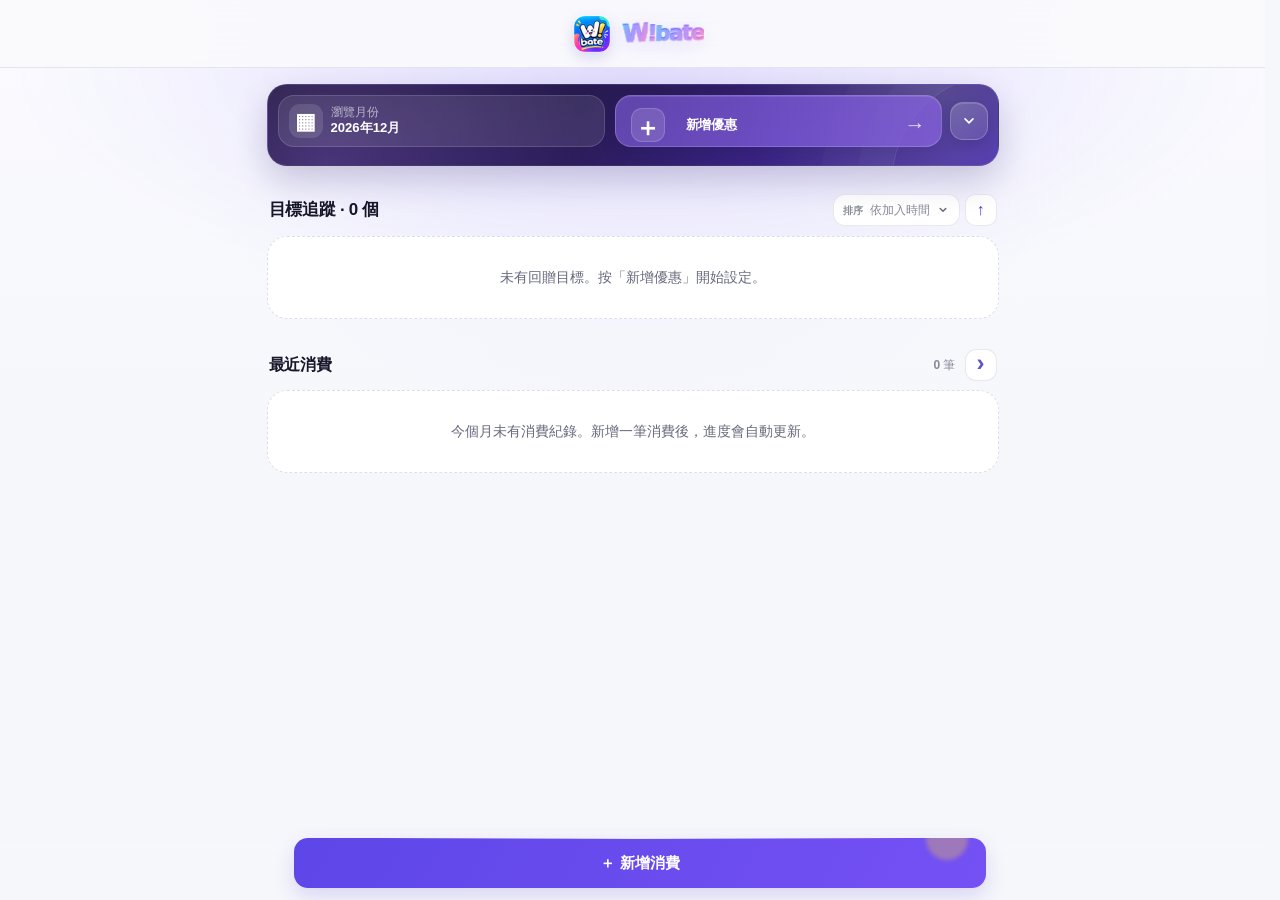
<file: index.html>
<!DOCTYPE html>
<html lang="zh-HK">
<head>
<meta charset="UTF-8">
<meta name="viewport" content="width=device-width, initial-scale=1, viewport-fit=cover">
<meta name="theme-color" content="#5b47f5">
<title>W!bate</title>
<!-- W!bate app icons / install metadata -->
<meta name="application-name" content="W!bate">
<meta name="mobile-web-app-capable" content="yes">
<meta name="apple-mobile-web-app-capable" content="yes">
<meta name="apple-mobile-web-app-title" content="W!bate">
<meta name="apple-mobile-web-app-status-bar-style" content="default">
<meta name="msapplication-TileColor" content="#5b47f5">
<meta name="msapplication-config" content="browserconfig.xml">
<meta name="msapplication-TileImage" content="icons/mstile-150x150.png">
<link rel="manifest" href="site.webmanifest">
<link rel="icon" href="favicon.ico" sizes="any">
<link rel="icon" type="image/png" sizes="32x32" href="icons/favicon-32x32.png">
<link rel="icon" type="image/png" sizes="16x16" href="icons/favicon-16x16.png">
<link rel="apple-touch-icon" sizes="180x180" href="apple-touch-icon.png">
<link rel="apple-touch-icon" sizes="167x167" href="icons/apple-touch-icon-167x167.png">
<link rel="apple-touch-icon" sizes="152x152" href="icons/apple-touch-icon-152x152.png">
<link rel="apple-touch-icon" sizes="120x120" href="icons/apple-touch-icon-120x120.png">

<link rel="stylesheet" href="assets/css/app.css">
<link rel="stylesheet" href="assets/css/theme-wbate.css">
<link rel="stylesheet" href="assets/css/navigation.css">
<link rel="stylesheet" href="assets/css/home-refinements.css">
<link rel="stylesheet" href="assets/css/history-refinements.css">
<link rel="stylesheet" href="assets/css/notice-refinements.css">
<link rel="stylesheet" href="assets/css/home-header-fixed.css">
<link rel="stylesheet" href="assets/css/professional-polish.css">
<link rel="stylesheet" href="assets/css/home-redesign.css">
</head>
<body>
<!-- Core layout stays in this file. Styles: assets/css/. App logic: assets/js/app.js. -->

<main id="mainApp" class="app app-home">
  <nav class="brand-nav app-brand-nav top" aria-label="W!bate 主導覽">
    <span class="nav-spacer nav-spacer-left" aria-hidden="true"></span>
    <a class="brand-mini" href="about.html" aria-label="關於 W!bate" data-page-transition="forward">
      <img class="brand-icon" src="[data-uri]" alt="" width="36" height="36">
      <span class="brand-wordmark" aria-hidden="true"><span class="brand-wordmark-w">W</span><span class="brand-wordmark-bang">!</span><span class="brand-wordmark-bate">bate</span></span>
    </a>
    <span class="nav-spacer" aria-hidden="true"></span>
  </nav>

  <section id="homeDashboard" class="home-dashboard is-compact" aria-labelledby="homeDashboardTitle">
    <div id="homeDashboardDetails" class="home-dashboard-details" aria-hidden="true" inert>
      <div class="home-dashboard-head">
        <div class="home-dashboard-copy">
          <h1 id="homeDashboardTitle">今個月，回贈點部署？</h1>
        </div>
      </div>

      <div id="homeOverview" class="home-overview" aria-live="polite"></div>
    </div>

    <div class="home-dashboard-actions">
      <label class="month-command" for="monthPicker">
        <span class="command-icon" aria-hidden="true">▦</span>
        <span class="command-copy">
          <small>瀏覽月份</small>
          <strong id="monthPickerDisplay" class="month-display" aria-hidden="true">----</strong>
        </span>
        <input id="monthPicker" class="month month-picker-hitarea" type="month" aria-label="選擇月份">
      </label>

      <button id="settingsBtn" class="offer-command" type="button" aria-label="新增信用卡優惠">
        <span class="offer-command-plus" aria-hidden="true">＋</span>
        <span class="offer-command-copy">
          <strong>新增優惠</strong>
        </span>
        <span class="offer-command-arrow" aria-hidden="true">→</span>
      </button>
    </div>

    <button id="homeDashboardToggle" class="home-dashboard-toggle" type="button" aria-expanded="false" aria-controls="homeDashboardDetails" aria-label="打開每月回贈總覽" title="打開總覽">
      <svg class="home-dashboard-toggle-icon" viewBox="0 0 24 24" aria-hidden="true" focusable="false">
        <path d="M6.75 9.25 12 14.5l5.25-5.25" fill="none" stroke="currentColor" stroke-width="2.2" stroke-linecap="round" stroke-linejoin="round"/>
      </svg>
    </button>
  </section>

  <div class="section-head goal-section-head">
    <h2 id="goalSectionTitle">目標追蹤 · 0 個</h2>
    <div class="goal-head-tools">
      <div class="goal-sort-control" aria-label="回贈目標排序">
        <span class="goal-sort-label">排序</span>
        <button id="goalSortTrigger" class="goal-sort-trigger" type="button" aria-haspopup="listbox" aria-expanded="false" aria-controls="goalSortMenu">
          <span id="goalSortCurrent">依信用卡名稱</span>
          <svg viewBox="0 0 20 20" aria-hidden="true" focusable="false"><path d="m6.5 8 3.5 3.5L13.5 8" fill="none" stroke="currentColor" stroke-width="1.8" stroke-linecap="round" stroke-linejoin="round"/></svg>
        </button>
        <div id="goalSortMenu" class="goal-sort-menu" role="listbox" aria-label="排序方式" hidden>
          <button type="button" role="option" data-sort-value="card">依信用卡名稱</button>
          <button type="button" role="option" data-sort-value="type">依簽賬類型</button>
          <button type="button" role="option" data-sort-value="end">依結束時間</button>
          <button type="button" role="option" data-sort-value="added">依加入時間</button>
          <button type="button" role="option" data-sort-value="progress">依達標比例</button>
        </div>
        <select id="goalSortSelect" class="goal-sort-native" tabindex="-1" aria-hidden="true">
          <option value="card">依信用卡名稱</option>
          <option value="type">依簽賬類型</option>
          <option value="end">依結束時間</option>
          <option value="added">依加入時間</option>
          <option value="progress">依達標比例</option>
        </select>
      </div>
      <button id="goalSortDir" class="goal-sort-dir" type="button" aria-label="切換排序方向" title="切換排序方向">↑</button>
    </div>
  </div>
  <div id="goals" class="goals"></div>

  <div class="section-head history-head">
    <h2>最近消費</h2>
    <div class="history-head-actions"><span id="txCount">0 筆</span><button id="viewMoreTx" class="history-more" type="button" aria-label="查看全部消費紀錄" title="查看全部消費紀錄">查看更多</button></div>
  </div>
  <div id="txList" class="tx-list"></div>
</main>

<main id="transactionPage" class="app transaction-page hidden">
  <nav class="brand-nav transaction-brand-nav top" aria-label="消費紀錄導覽">
    <button id="historyBack" class="transaction-page-back" type="button" aria-label="返回主頁">‹</button>
    <div class="transaction-nav-title">消費紀錄</div>
    <span class="nav-spacer" aria-hidden="true"></span>
  </nav>

  <section class="history-control-deck" aria-label="消費紀錄月份及本月摘要">
    <label class="history-month-command" for="historyMonthPicker">
      <span class="history-command-icon" aria-hidden="true">▦</span>
      <span class="history-month-copy">
        <small>瀏覽月份</small>
        <input id="historyMonthPicker" class="transaction-page-month" type="month" aria-label="選擇月份">
      </span>
    </label>

    <div class="history-summary" aria-label="本月消費摘要">
      <div class="history-summary-stat history-summary-count">
        <small>消費紀錄</small>
        <strong id="historyTxCount">0 筆</strong>
      </div>
      <span class="history-summary-divider" aria-hidden="true"></span>
      <div class="history-summary-stat history-summary-total">
        <small>本月總簽賬</small>
        <strong id="historyTxTotal">$0</strong>
      </div>
    </div>
  </section>

  <div id="historyTxList" class="tx-list history-tx-list"></div>
</main>

<div id="bottomBar" class="bottom">
  <button id="openAdd" class="add-btn" type="button">＋ 新增消費</button>
</div>

<div id="addModal" class="modal" role="dialog" aria-modal="true" aria-labelledby="addModalTitle" aria-hidden="true">
  <div class="sheet" tabindex="-1">
    <div class="sheet-head">
      <h3 id="addModalTitle">新增消費</h3>
      <button class="close" type="button" data-close="addModal" aria-label="關閉新增消費">×</button>
    </div>


    <div class="tx-editor-body">
      <div class="field tx-card-carousel-field">
        <label>信用卡</label>
        <div id="txCardCarousel" class="tx-card-carousel" aria-label="信用卡選擇，可左右掃動"></div>
        <input id="txCard" type="hidden" value="">
        <div id="txCardSelectedLabel" class="tx-card-selected-label"></div>
      </div>

      <div class="amount-entry" id="amountEntry">
        <div class="amount-caption">消費金額</div>
        <div class="amount-line">
          <span class="amount-currency">HK$</span>
          <input id="txAmount" type="text" inputmode="decimal" enterkeyhint="next" autocomplete="off" placeholder="0" aria-label="消費金額">
        </div>
      </div>

      <div class="field tx-date-field">
        <label for="txDate">消費日期</label>
        <input id="txDate" type="date" aria-label="消費日期">
      </div>

      <div class="field">
        <label for="txCategory">簽賬類別</label>
        <select id="txCategory"></select>
      </div>

      <div class="target-label">命中目標</div>
      <div id="txTargetPicks" class="target-picks multi-target-picks"></div>
      <div id="txTargetSummary" class="tx-target-summary"></div>
    </div>

    <div class="tx-action-bar">
      <button id="confirmAdd" class="confirm" type="button">新增消費</button>
      <button id="deleteTx" class="tx-delete-action hidden" type="button" aria-label="刪除消費" title="刪除消費">×</button>
    </div>
  </div>
</div>

<div id="settingsModal" class="modal" role="dialog" aria-modal="true" aria-labelledby="settingsTitle" aria-hidden="true">
  <div class="sheet" tabindex="-1">
    <div class="sheet-head wizard-full-head">
      <button id="wizardHeaderBack" class="wizard-head-back" type="button" aria-label="返回上一題" onclick="wizardBack()">‹</button>
      <h3 id="settingsTitle">優惠設定</h3>
      <button class="close" type="button" data-close="settingsModal" aria-label="關閉優惠設定">×</button>
    </div>

    <datalist id="cardNameSuggestions">
      <option value="Citi Cash Back 信用卡"></option>
      <option value="渣打國泰Mastercard"></option>
      <option value="DBS Eminent Visa Platinum Card"></option>
      <option value="渣打Smart信用卡"></option>
      <option value="DBS Black World Mastercard®"></option>
      <option value="信銀國際Motion信用卡"></option>
      <option value="信銀國際大灣區雙幣信用卡"></option>
      <option value="Mox 信用卡 (CashBack)"></option>
      <option value="sim Credit Card"></option>
      <option value="滙豐Red信用卡"></option>
      <option value="滙豐EveryMile信用卡"></option>
      <option value="恒生MMPOWER World Mastercard"></option>
      <option value="Airwallex雲匯Visa卡"></option>
      <option value="sim World Mastercard®️"></option>
      <option value="Citi Rewards 信用卡"></option>
      <option value="美國運通白金卡"></option>
      <option value="美國運通 Explorer® 信用卡"></option>
      <option value="Mox 信用卡 （「亞洲萬里通」）"></option>
      <option value="Citi PremierMiles 信用卡"></option>
      <option value="渣打Simply Cash Visa卡"></option>
      <option value="恒生enJoy卡"></option>
      <option value="恒生Travel+ Visa Signature 卡"></option>
      <option value="中銀Bliss Card"></option>
      <option value="中信銀行(國際)香港航空Mastercard®卡"></option>
      <option value="富邦iN ShopBack Visa 白金卡"></option>
      <option value="安信WeWa Visa Signature卡"></option>
      <option value="滙豐銀聯雙幣信用卡"></option>
      <option value="Citi 八達通白金卡"></option>
      <option value="滙豐easy信用卡"></option>
      <option value="滙豐滙財金卡"></option>
      <option value="中銀 Cheers Visa Signature Card"></option>
      <option value="中銀Chill Platinum Mastercard"></option>
      <option value="中銀Chill World Mastercard"></option>
      <option value="安信EarnMORE銀聯鑽石卡"></option>
      <option value="滙豐 Visa Signature卡"></option>
      <option value="滙豐Pulse銀聯雙幣鑽石信用卡"></option>
      <option value="中銀 Cheers Visa Infinite Card"></option>
      <option value="渣打國泰Mastercard - 優先理財"></option>
      <option value="渣打國泰Mastercard - 優先私人理財"></option>
      <option value="美國運通白金信用卡"></option>
      <option value="美國運通Blue Cash®信用卡"></option>
      <option value="Citi Rewards 銀聯信用卡"></option>
      <option value="DBS COMPASS VISA"></option>
      <option value="DBS Eminent Visa Signature Card"></option>
      <option value="DBS Live Fresh 大專生信用卡"></option>
      <option value="DBS Live Fresh Card"></option>
      <option value="滙豐滙財金卡 - 學生卡"></option>
      <option value="安信WeWa Visa 白金卡（適用於全日制大學/大專學生）"></option>
      <option value="安信EarnMORE銀聯卡 (適用於全日制大學/大專學生)"></option>
      <option value="Citi Prestige 信用卡"></option>
      <option value="大新ONE+信用卡"></option>
      <option value="美國運通商務金卡"></option>
      <option value="大新ANA World萬事達卡"></option>
      <option value="大新MyAuto車主信用卡"></option>
      <option value="大新英國航空白金卡"></option>
      <option value="大新聯合航空World萬事達卡"></option>
      <option value="AEON Visa 信用卡"></option>
      <option value="AEON萬事達信用卡"></option>
      <option value="AEON 銀聯信用卡"></option>
      <option value="AEON JCB 信用卡"></option>
      <option value="AEON CARD WAKUWAKU"></option>
      <option value="AEON Card JAL 萬事達卡"></option>
      <option value="AEON 愛護動物協會萬事達卡（小貓）"></option>
      <option value="AEON 愛護動物協會萬事達卡（小狗）"></option>
      <option value="中銀Go銀聯鑽石卡"></option>
      <option value="中銀Go銀聯白金卡"></option>
    </datalist>

    <div id="settingsCards"></div>
  </div>
</div>


<div id="appNotice" class="app-notice" role="status" aria-live="polite"></div>
<div id="appConfirm" class="app-confirm-layer" aria-hidden="true">
  <div class="app-confirm-card" role="alertdialog" aria-modal="true" aria-labelledby="appConfirmTitle" aria-describedby="appConfirmMessage">
    <div id="appConfirmTitle" class="app-confirm-title">確認操作</div>
    <div id="appConfirmMessage" class="app-confirm-message"></div>
    <div class="app-confirm-actions">
      <button id="appConfirmCancel" class="app-confirm-cancel" type="button">取消</button>
      <button id="appConfirmOk" class="app-confirm-ok" type="button">確認</button>
    </div>
  </div>
</div>

<script src="assets/js/app.js"></script>
<script src="assets/js/page-transitions.js"></script>
<datalist id="cardNameList">
<option value="滙豐Red信用卡"></option>
<option value="滙豐EveryMile信用卡"></option>
<option value="滙豐銀聯雙幣信用卡"></option>
<option value="滙豐easy信用卡"></option>
<option value="滙豐滙財金卡"></option>
<option value="滙豐Visa Signature卡"></option>
<option value="滙豐Pulse銀聯雙幣鑽石信用卡"></option>
<option value="恒生MMPOWER World Mastercard"></option>
<option value="恒生enJoy卡"></option>
<option value="恒生Travel+ Visa Signature 卡"></option>
<option value="中銀Bliss Card"></option>
<option value="中銀Cheers Visa Signature Card"></option>
<option value="中銀Chill Platinum Mastercard"></option>
<option value="中銀Chill World Mastercard"></option>
<option value="中銀Cheers Visa Infinite Card"></option>
<option value="中銀Go銀聯鑽石卡"></option>
<option value="中銀Go銀聯白金卡"></option>
<option value="渣打國泰Mastercard"></option>
<option value="渣打Smart信用卡"></option>
<option value="渣打Simply Cash Visa卡"></option>
<option value="渣打國泰Mastercard - 優先理財"></option>
<option value="渣打國泰Mastercard - 優先私人理財"></option>
<option value="Citi Cash Back 信用卡"></option>
<option value="Citi Rewards 信用卡"></option>
<option value="Citi PremierMiles 信用卡"></option>
<option value="Citi 八達通白金卡"></option>
<option value="Citi Rewards 銀聯信用卡"></option>
<option value="Citi Prestige 信用卡"></option>
<option value="DBS Eminent Visa Platinum Card"></option>
<option value="DBS Black World Mastercard®"></option>
<option value="DBS COMPASS VISA"></option>
<option value="DBS Eminent Visa Signature Card"></option>
<option value="DBS Live Fresh 大專生信用卡"></option>
<option value="DBS Live Fresh Card"></option>
<option value="信銀國際Motion信用卡"></option>
<option value="信銀國際大灣區雙幣信用卡"></option>
<option value="中信銀行(國際)香港航空Mastercard®卡"></option>
<option value="大新ONE+信用卡"></option>
<option value="大新MyAuto車主信用卡"></option>
<option value="大新ANA World萬事達卡"></option>
<option value="大新英國航空白金卡"></option>
<option value="大新聯合航空World萬事達卡"></option>
<option value="美國運通白金卡"></option>
<option value="美國運通 Explorer® 信用卡"></option>
<option value="美國運通白金信用卡"></option>
<option value="美國運通Blue Cash®信用卡"></option>
<option value="美國運通商務金卡"></option>
<option value="安信WeWa Visa Signature卡"></option>
<option value="安信EarnMORE銀聯鑽石卡"></option>
<option value="安信WeWa Visa 白金卡"></option>
<option value="安信EarnMORE銀聯卡"></option>
<option value="AEON Visa 信用卡"></option>
<option value="AEON萬事達信用卡"></option>
<option value="AEON銀聯信用卡"></option>
<option value="AEON JCB 信用卡"></option>
<option value="AEON CARD WAKUWAKU"></option>
<option value="AEON Card JAL 萬事達卡"></option>
<option value="AEON 愛護動物協會萬事達卡"></option>
<option value="富邦iN ShopBack Visa 白金卡"></option>
<option value="Mox 信用卡"></option>
<option value="sim Credit Card"></option>
<option value="sim World Mastercard®️"></option>
<option value="Airwallex雲匯Visa卡"></option>
</datalist>
<datalist id="spendCategorySuggestions">
  <option value="一般零售"></option>
  <option value="網上簽賬"></option>
  <option value="手機支付"></option>
  <option value="感應式支付"></option>
  <option value="海外簽賬"></option>
  <option value="外幣簽賬"></option>
  <option value="餐飲"></option>
  <option value="本地餐飲"></option>
  <option value="超市"></option>
  <option value="便利店"></option>
  <option value="旅遊商戶"></option>
  <option value="酒店"></option>
  <option value="航空公司"></option>
  <option value="交通"></option>
  <option value="八達通"></option>
  <option value="娛樂"></option>
  <option value="線上娛樂"></option>
  <option value="串流平台"></option>
  <option value="百貨公司"></option>
  <option value="指定商戶"></option>
</datalist>
</body>
</html>
</file>
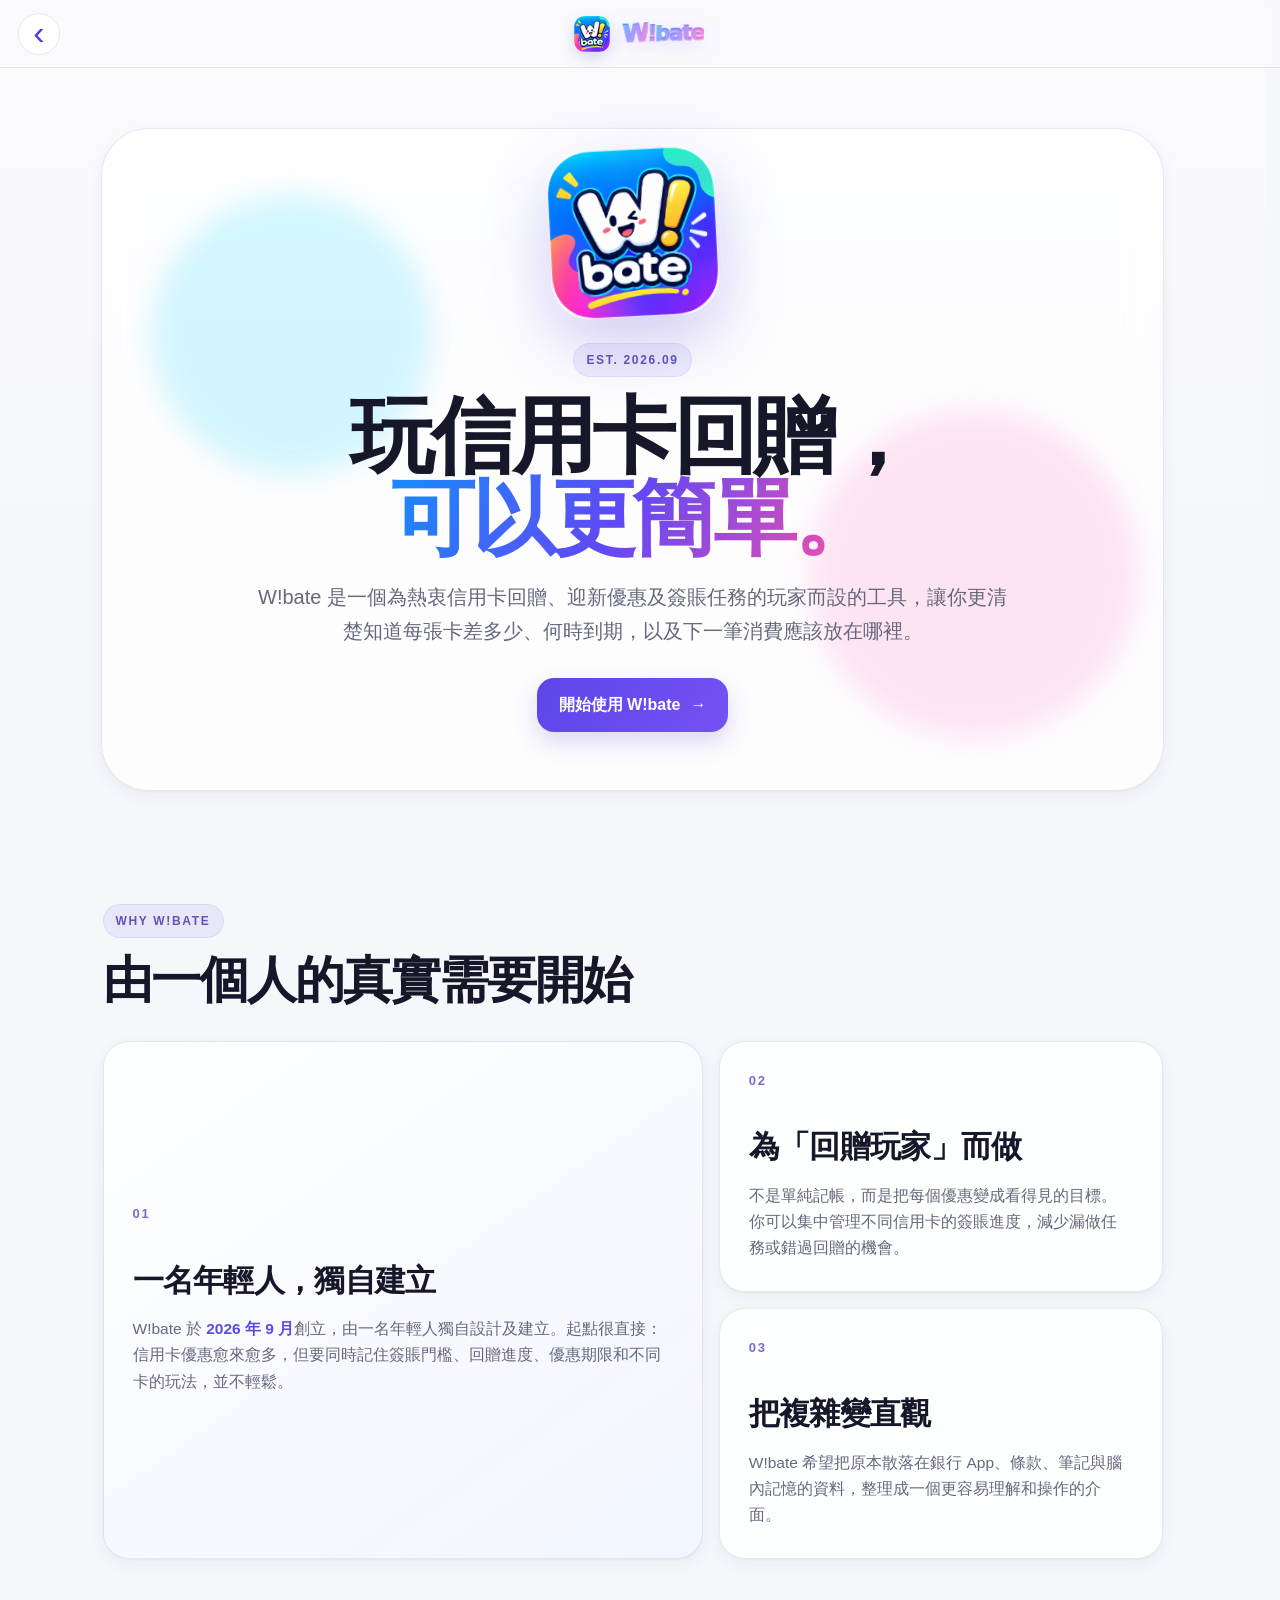
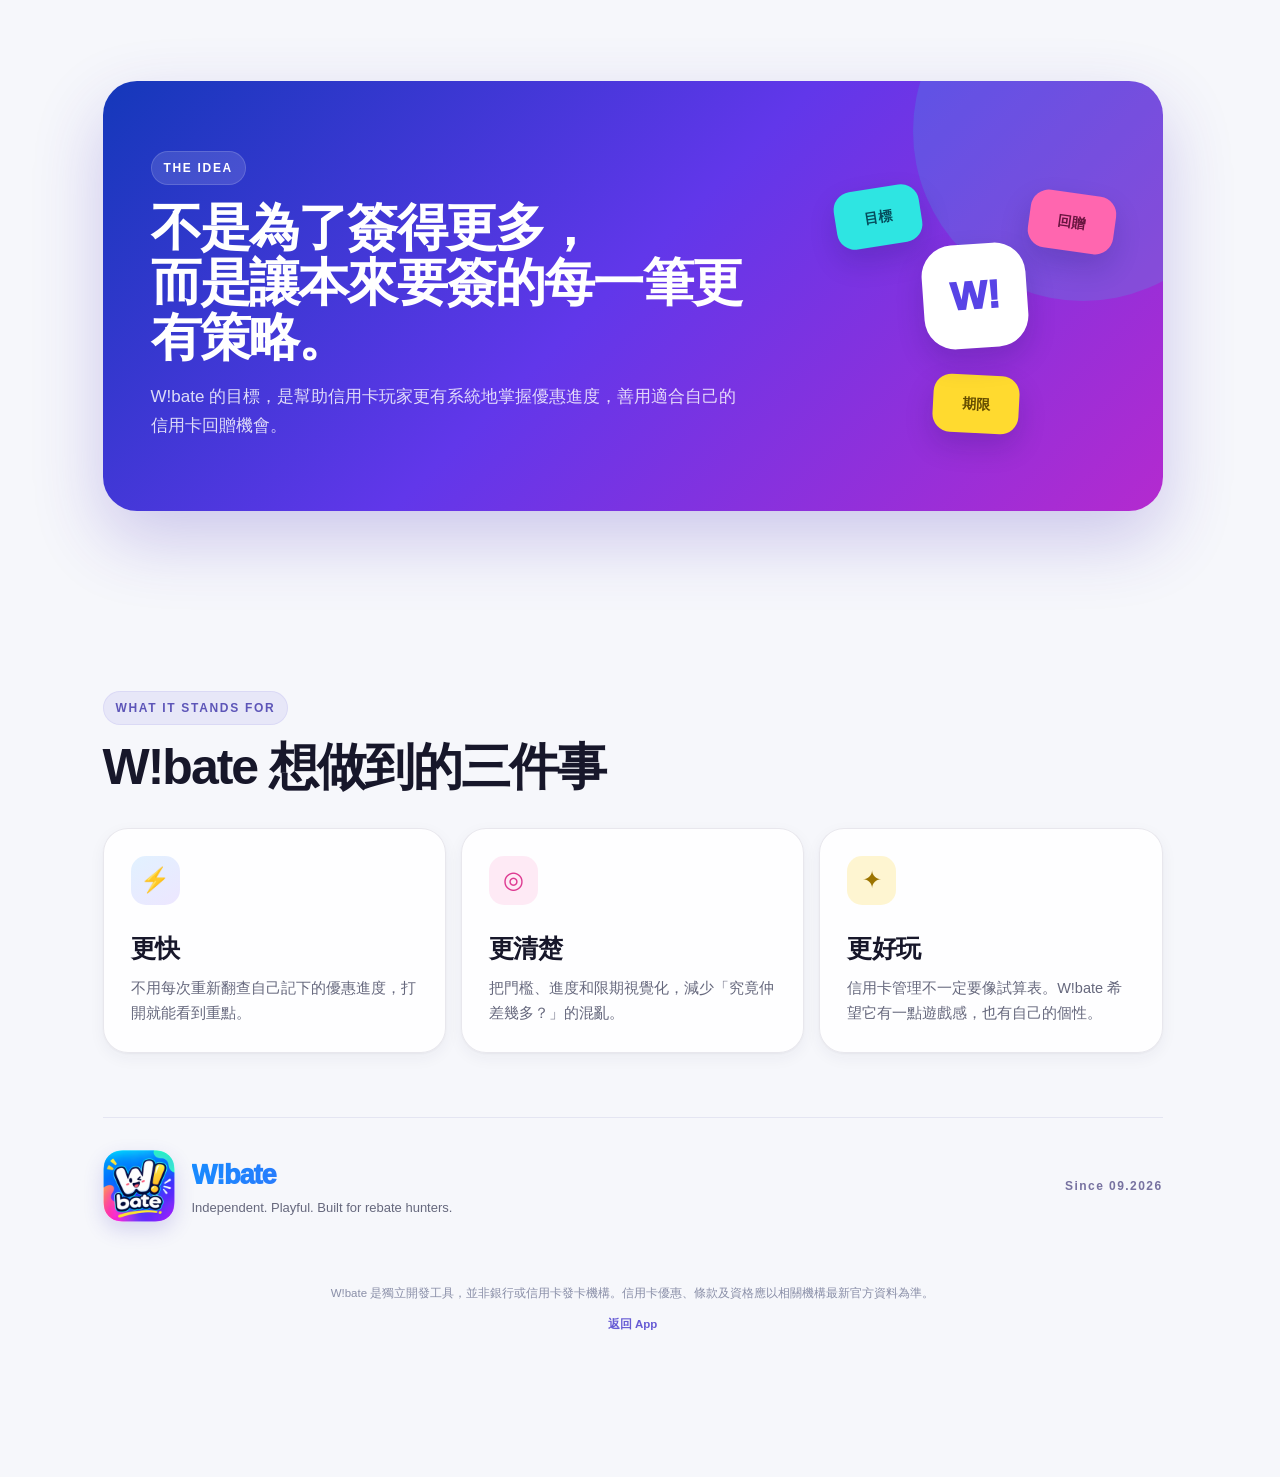
<file: about.html>
<!DOCTYPE html>
<html lang="zh-HK">
<head>
<meta charset="UTF-8">
<meta name="viewport" content="width=device-width, initial-scale=1, viewport-fit=cover">
<meta name="theme-color" content="#5b47f5">
<title>關於 W!bate</title>
<meta name="description" content="W!bate — 由一名年輕人於 2026 年 9 月獨自建立，為熱衷信用卡回贈與優惠的玩家而設。">
<meta name="application-name" content="W!bate">
<meta name="apple-mobile-web-app-capable" content="yes">
<meta name="apple-mobile-web-app-title" content="W!bate">
<link rel="manifest" href="site.webmanifest">
<link rel="icon" href="favicon.ico" sizes="any">
<link rel="icon" type="image/png" sizes="32x32" href="icons/favicon-32x32.png">
<link rel="apple-touch-icon" sizes="180x180" href="apple-touch-icon.png">
<link rel="stylesheet" href="assets/css/about.css">
<link rel="stylesheet" href="assets/css/navigation.css">
<link rel="stylesheet" href="assets/css/professional-polish.css">
</head>
<body data-page="about">
  <main class="brand-page">
    <nav class="brand-nav" aria-label="品牌介紹導覽">
      <a class="back-link" href="index.html" aria-label="返回 W!bate 主頁" data-page-transition="back">‹ <span>返回</span></a>
      <a class="brand-mini" href="index.html" aria-label="W!bate 主頁" data-page-transition="back">
        <img class="brand-icon" src="[data-uri]" alt="" width="36" height="36">
        <span class="brand-wordmark" aria-hidden="true"><span class="brand-wordmark-w">W</span><span class="brand-wordmark-bang">!</span><span class="brand-wordmark-bate">bate</span></span>
      </a>
      <span class="nav-spacer" aria-hidden="true"></span>
    </nav>

    <section class="hero">
      <div class="hero-glow hero-glow-a"></div>
      <div class="hero-glow hero-glow-b"></div>
      <img class="hero-icon" src="icons/icon-512x512.png" alt="W!bate icon" width="168" height="168">
      <div class="eyebrow">EST. 2026.09</div>
      <h1>玩信用卡回贈，<br><span>可以更簡單。</span></h1>
      <p class="hero-lead">W!bate 是一個為熱衷信用卡回贈、迎新優惠及簽賬任務的玩家而設的工具，讓你更清楚知道每張卡差多少、何時到期，以及下一筆消費應該放在哪裡。</p>
      <a class="primary-cta" href="index.html" data-page-transition="back">開始使用 W!bate <span>→</span></a>
    </section>

    <section class="origin-section section-wrap">
      <div class="section-kicker">WHY W!BATE</div>
      <h2>由一個人的真實需要開始</h2>
      <div class="origin-grid">
        <article class="story-card story-main">
          <div class="story-number">01</div>
          <h3>一名年輕人，獨自建立</h3>
          <p>W!bate 於 <strong>2026 年 9 月</strong>創立，由一名年輕人獨自設計及建立。起點很直接：信用卡優惠愈來愈多，但要同時記住簽賬門檻、回贈進度、優惠期限和不同卡的玩法，並不輕鬆。</p>
        </article>
        <article class="story-card">
          <div class="story-number">02</div>
          <h3>為「回贈玩家」而做</h3>
          <p>不是單純記帳，而是把每個優惠變成看得見的目標。你可以集中管理不同信用卡的簽賬進度，減少漏做任務或錯過回贈的機會。</p>
        </article>
        <article class="story-card">
          <div class="story-number">03</div>
          <h3>把複雜變直觀</h3>
          <p>W!bate 希望把原本散落在銀行 App、條款、筆記與腦內記憶的資料，整理成一個更容易理解和操作的介面。</p>
        </article>
      </div>
    </section>

    <section class="mission section-wrap">
      <div class="mission-card">
        <div class="mission-copy">
          <div class="section-kicker light">THE IDEA</div>
          <h2>不是為了簽得更多，<br>而是讓本來要簽的每一筆更有策略。</h2>
          <p>W!bate 的目標，是幫助信用卡玩家更有系統地掌握優惠進度，善用適合自己的信用卡回贈機會。</p>
        </div>
        <div class="mission-orbit" aria-hidden="true">
          <div class="orbit-card orbit-blue">目標</div>
          <div class="orbit-card orbit-pink">回贈</div>
          <div class="orbit-card orbit-yellow">期限</div>
          <div class="orbit-core">W!</div>
        </div>
      </div>
    </section>

    <section class="values section-wrap">
      <div class="section-kicker">WHAT IT STANDS FOR</div>
      <h2>W!bate 想做到的三件事</h2>
      <div class="value-grid">
        <article class="value-card">
          <div class="value-icon">⚡</div>
          <h3>更快</h3>
          <p>不用每次重新翻查自己記下的優惠進度，打開就能看到重點。</p>
        </article>
        <article class="value-card">
          <div class="value-icon">◎</div>
          <h3>更清楚</h3>
          <p>把門檻、進度和限期視覺化，減少「究竟仲差幾多？」的混亂。</p>
        </article>
        <article class="value-card">
          <div class="value-icon">✦</div>
          <h3>更好玩</h3>
          <p>信用卡管理不一定要像試算表。W!bate 希望它有一點遊戲感，也有自己的個性。</p>
        </article>
      </div>
    </section>

    <section class="signature section-wrap">
      <img src="icons/icon-192x192.png" alt="W!bate" width="72" height="72">
      <div>
        <div class="signature-title">W!bate</div>
        <p>Independent. Playful. Built for rebate hunters.</p>
      </div>
      <div class="signature-date">Since 09.2026</div>
    </section>

    <footer>
      <p>W!bate 是獨立開發工具，並非銀行或信用卡發卡機構。信用卡優惠、條款及資格應以相關機構最新官方資料為準。</p>
      <a href="index.html" data-page-transition="back">返回 App</a>
    </footer>
  </main>
  <script src="assets/js/page-transitions.js"></script>
</body>
</html>
</file>
<file: assets/css/app.css>
:root{
  --bg:#f4f6f8;
  --card:rgba(255,255,255,.94);
  --text:#17191d;
  --muted:#7a8089;
  --line:#e7e9ed;
  --soft:#f1f3f5;
  --good:#137a56;
  --bad:#bf4545;
  --shadow:0 10px 30px rgba(20,26,34,.055);
  --shadow-strong:0 16px 42px rgba(20,26,34,.10);
  --radius:18px;
}
*{box-sizing:border-box}
html,body{
  margin:0;color:var(--text);
  font-family:-apple-system,BlinkMacSystemFont,"Segoe UI","PingFang HK","Noto Sans TC","Microsoft JhengHei",sans-serif;
}
body{
  background-color:var(--bg);
  background-image:
    radial-gradient(circle at 12% -8%,rgba(105,126,255,.12),transparent 29%),
    radial-gradient(circle at 96% 4%,rgba(93,205,167,.09),transparent 26%),
    radial-gradient(circle at 52% 46%,rgba(255,255,255,.62),transparent 38%),
    linear-gradient(rgba(72,86,108,.022) 1px,transparent 1px),
    linear-gradient(90deg,rgba(72,86,108,.022) 1px,transparent 1px);
  background-size:auto,auto,auto,28px 28px,28px 28px;
  background-attachment:fixed;
  min-height:100vh;
}
body{padding-bottom:96px}
button,input,select{font:inherit}
button{cursor:pointer}
.app{max-width:720px;margin:0 auto;padding:18px 14px 30px}

.top{
  position:sticky;top:0;z-index:30;
  display:flex;justify-content:space-between;align-items:center;gap:10px;
  margin:0 -14px 16px;padding:12px 14px 11px;
  background:rgba(244,246,248,.88);
  border-bottom:1px solid rgba(226,229,234,.82);
  backdrop-filter:blur(16px);-webkit-backdrop-filter:blur(16px);
  transition:box-shadow .2s ease,background .2s ease;
}
.top.is-scrolled{
  background:rgba(250,251,252,.96);
  box-shadow:0 7px 22px rgba(20,26,34,.07);
}
.title{
  font-size:23px;font-weight:850;letter-spacing:-.45px;
  background:linear-gradient(135deg,#15171a,#444b55);
  -webkit-background-clip:text;background-clip:text;color:transparent;
}
.top-actions{display:flex;gap:7px;align-items:center}
.month{
  width:120px;border:0;background:transparent;color:var(--muted);
  font-weight:700;padding:7px 0
}
.icon-btn{
  width:39px;height:39px;border:1px solid rgba(224,227,232,.95);border-radius:12px;
  background:rgba(255,255,255,.88);display:grid;place-items:center;font-size:18px;
  box-shadow:0 5px 16px rgba(20,26,34,.05);
  backdrop-filter:blur(12px);-webkit-backdrop-filter:blur(12px);
  transition:transform .16s ease, box-shadow .16s ease, background .16s ease;
}
.icon-btn:hover{transform:translateY(-1px);box-shadow:0 8px 20px rgba(20,26,34,.08);background:#fff}
.icon-btn:active{transform:translateY(0) scale(.98)}

.new-target-btn{
  border:1px solid rgba(221,224,229,.95);
  border-radius:12px;background:rgba(255,255,255,.9);
  color:var(--text);padding:9px 12px;font-size:12px;font-weight:850;
  box-shadow:0 5px 16px rgba(20,26,34,.05);
  backdrop-filter:blur(12px);-webkit-backdrop-filter:blur(12px);
  transition:transform .16s ease,box-shadow .16s ease,background .16s ease;
}
.new-target-btn:hover{
  transform:translateY(-1px);background:#fff;
  box-shadow:0 8px 20px rgba(20,26,34,.08)
}
.new-target-btn:active{transform:translateY(0) scale(.97)}

.section-head{
  display:flex;justify-content:space-between;align-items:center;
  margin:0 2px 8px
}
.section-head h2{font-size:16px;margin:0;font-weight:850;letter-spacing:-.18px}
.section-head span{font-size:11px;color:var(--muted);font-weight:650}

.goals{
  display:grid;grid-auto-rows:1fr;
  background:var(--card);
  border:1px solid rgba(226,229,234,.92);
  border-radius:var(--radius);
  overflow:hidden;
  box-shadow:var(--shadow);
  backdrop-filter:blur(14px);
  -webkit-backdrop-filter:blur(14px);
}
.goal{
  position:relative;
  padding:14px 14px 13px;
  border-bottom:1px solid rgba(231,233,237,.95);
  transition:background .18s ease;
}
.goal:last-child{border-bottom:0}
.goal:hover{background:rgba(248,249,251,.72)}
.goal::before{
  content:"";
  position:absolute;left:0;top:14px;bottom:14px;width:3px;
  border-radius:0 4px 4px 0;
  background:linear-gradient(180deg,var(--bar-start,#5967ff),var(--bar-end,#8d73ff));
  opacity:.9;
}
.goal-card{
  font-size:11px;color:var(--muted);font-weight:760;margin-bottom:3px;
  white-space:nowrap;overflow:hidden;text-overflow:ellipsis;letter-spacing:.01em
}
.goal-title{
  font-size:14.5px;font-weight:850;line-height:1.35;margin-bottom:5px;letter-spacing:-.1px
}
.goal-meta{
  font-size:11px;color:var(--muted);line-height:1.4;margin-bottom:9px
}
.goal-progress-row{
  display:flex;align-items:center;gap:9px
}
.progress{
  position:relative;flex:1;height:11px;
  background:rgba(225,228,233,.88);
  border-radius:999px;overflow:hidden;
  box-shadow:inset 0 1px 2px rgba(18,23,29,.06);
}
.progress>div{
  height:100%;
  width:var(--target-width,0%);
  background:linear-gradient(90deg,var(--bar-start,#5967ff),var(--bar-end,#8d73ff));
  border-radius:999px;
  box-shadow:0 0 12px var(--bar-glow,rgba(89,103,255,.22));
  transform-origin:left center;
  animation:progressGrow .82s cubic-bezier(.22,.78,.24,1) both;
  animation-delay:var(--bar-delay,0ms);
}
.progress>div::after{
  content:"";
  display:block;width:28%;height:100%;margin-left:auto;
  background:linear-gradient(90deg,transparent,rgba(255,255,255,.45));
}
@keyframes progressGrow{
  from{transform:scaleX(0);opacity:.55}
  to{transform:scaleX(1);opacity:1}
}
.goal-percent{
  flex:0 0 auto;min-width:38px;text-align:right;font-size:12px;font-weight:850;
  color:var(--bar-start,#4f5fff)
}
.goal-status{
  margin-top:6px;font-size:11px;color:var(--muted);line-height:1.4
}
.goal-status b{color:var(--text)}
.goal-days{
  display:inline-flex;align-items:center;margin-left:6px;font-size:10px;font-weight:780;
  padding:2px 7px;border-radius:999px;background:rgba(241,243,245,.95);
  vertical-align:1px;border:1px solid rgba(228,230,234,.8)
}
.goal-days.good{color:var(--good);background:rgba(19,122,86,.08);border-color:rgba(19,122,86,.10)}
.goal-days.warn{color:#9a6a09;background:rgba(224,164,35,.11);border-color:rgba(196,137,18,.16)}
.goal-days.bad{color:var(--bad);background:rgba(191,69,69,.08);border-color:rgba(191,69,69,.10)}

/* 未達標且尚餘 0–10 日：整個目標以淡紫藍慢閃提示，避免與達標金色混淆；日數格仍獨立紅／黃 */
.goal.caution-tape{overflow:hidden}
.goal.caution-tape::after{
  content:"";position:absolute;inset:0;z-index:1;pointer-events:none;
  background:linear-gradient(135deg,rgba(108,126,255,.17),rgba(155,139,255,.12));
  opacity:.16;
  box-shadow:inset 0 0 0 1px rgba(89,103,255,.08);
  animation:goalCoolSlowFlash 4.2s ease-in-out infinite
}
@keyframes goalCoolSlowFlash{0%,100%{opacity:.10}50%{opacity:.38}}

.goal{
  cursor:pointer;
  display:grid;
  grid-template-columns:minmax(0,1fr) auto;
  column-gap:10px;
}
.goal-body{min-width:0;height:100%;display:flex;flex-direction:column}
.goal-status{margin-top:auto;padding-top:6px}
.goal-modify{
  align-self:center;
  width:0;opacity:0;overflow:hidden;pointer-events:none;
  transform:translateX(16px) scale(.86);
  border:0;border-radius:10px;background:#17191d;color:#fff;
  padding:0;font-size:11px;font-weight:850;
  transition:
    width .23s cubic-bezier(.22,.8,.2,1),
    opacity .17s ease,
    transform .23s cubic-bezier(.22,.8,.2,1),
    padding .23s ease;
  position:relative;z-index:3
}
.goal.open .goal-modify{
  width:54px;opacity:1;pointer-events:auto;
  transform:translateX(0) scale(1);padding:8px 0
}
.goal.completed .goal-modify{
  background:rgba(103,72,8,.88)
}
.history-head{margin-top:20px}
.tx-list{
  background:var(--card);border:1px solid rgba(226,229,234,.92);
  border-radius:var(--radius);overflow:hidden;box-shadow:var(--shadow);
  backdrop-filter:blur(14px);-webkit-backdrop-filter:blur(14px)
}
.tx{
  display:grid;grid-template-columns:1fr auto;gap:10px;
  padding:12px 13px;border-bottom:1px solid var(--line);
  transition:background .16s ease
}
.tx:hover{background:rgba(248,249,251,.72)}
.tx:last-child{border-bottom:0}
.tx-card{font-size:13px;font-weight:750}
.tx-sub{
  display:flex;gap:6px;flex-wrap:wrap;align-items:center;
  margin-top:3px;font-size:10.5px;color:var(--muted)
}
.pill{background:var(--soft);padding:2px 6px;border-radius:999px}
.tx-amount{align-self:center;font-size:14px;font-weight:800}

.tx{
  position:relative;overflow:hidden;cursor:pointer;
  grid-template-columns:1fr auto auto;
  align-items:center;
}
.tx-content{
  min-width:0;
  transition:transform .24s cubic-bezier(.22,.8,.2,1),opacity .2s ease
}
.tx-amount{
  transition:transform .24s cubic-bezier(.22,.8,.2,1)
}
.tx-edit{
  width:0;opacity:0;transform:translateX(16px) scale(.86);
  overflow:hidden;border:0;border-radius:10px;
  background:#17191d;color:#fff;font-size:18px;font-weight:850;line-height:1;
  white-space:nowrap;padding:0;pointer-events:none;
  display:grid;place-items:center;
  transition:
    width .24s cubic-bezier(.22,.8,.2,1),
    opacity .18s ease,
    transform .24s cubic-bezier(.22,.8,.2,1),
    padding .24s ease;
}
.tx.open .tx-edit{
  width:40px;opacity:1;transform:translateX(0) scale(1);
  padding:8px 0;pointer-events:auto
}
.tx-edit:hover{background:#17191d}
.tx.open .tx-amount{transform:translateX(-2px)}
.tx.deleting{
  animation:txDelete .3s cubic-bezier(.4,0,.2,1) forwards
}
@keyframes txDelete{
  to{opacity:0;transform:translateX(28px) scale(.97);max-height:0;padding-top:0;padding-bottom:0}
}
.empty{
  padding:30px 14px;text-align:center;color:var(--muted);font-size:12px;
  background:linear-gradient(180deg,rgba(255,255,255,.4),rgba(247,248,250,.55))
}

.bottom{
  position:fixed;left:0;right:0;bottom:0;z-index:20;
  padding:12px 14px calc(12px + env(safe-area-inset-bottom));
  background:linear-gradient(180deg,rgba(244,246,248,0),rgba(244,246,248,.88) 28%,rgba(244,246,248,.98) 62%);
  backdrop-filter:blur(10px);-webkit-backdrop-filter:blur(10px)
}
.add-btn{
  display:block;width:min(692px,100%);margin:0 auto;border:0;border-radius:16px;
  background:linear-gradient(135deg,#15171a,#2d3239);
  color:#fff;padding:14px 16px;font-size:15px;font-weight:850;
  box-shadow:0 12px 28px rgba(20,24,30,.18);
  transition:transform .16s ease, box-shadow .16s ease, filter .16s ease
}
.add-btn:hover{transform:translateY(-1px);box-shadow:0 15px 34px rgba(20,24,30,.22);filter:brightness(1.04)}
.add-btn:active{transform:translateY(0) scale(.99)}

.modal{
  position:fixed;inset:0;z-index:50;background:rgba(22,25,29,.34);
  display:none;align-items:flex-end;justify-content:center;
  backdrop-filter:blur(7px);-webkit-backdrop-filter:blur(7px)
}
.modal.show{display:flex}
.modal.closing .sheet{animation:sheetDown .2s ease both}
.modal.closing{animation:backdropOut .2s ease both}
@keyframes sheetDown{to{transform:translateY(18px);opacity:0}}
@keyframes backdropOut{to{background:rgba(22,25,29,0);backdrop-filter:blur(0)}}
.sheet{
  width:min(720px,100%);max-height:90vh;overflow:auto;
  background:rgba(255,255,255,.98);
  border-radius:24px 24px 0 0;
  padding:16px 14px calc(16px + env(safe-area-inset-bottom));
  box-shadow:0 -20px 50px rgba(17,22,29,.18);
  animation:sheetUp .24s cubic-bezier(.22,.8,.2,1) both;
}
@keyframes sheetUp{
  from{transform:translateY(18px);opacity:.5}
  to{transform:translateY(0);opacity:1}
}

/* ===== 第九版：新增／修改消費由下方彈出 ===== */
#addModal .sheet{animation:none;transform-origin:center bottom}
#addModal.show .sheet{animation:addSheetBounceUp .38s cubic-bezier(.18,.86,.24,1.08) both}
#addModal.closing .sheet{animation:addSheetDrop .22s cubic-bezier(.4,0,.2,1) both}
#addModal.show{animation:addModalBackdropIn .24s ease both}
@keyframes addSheetBounceUp{
  0%{transform:translateY(105%);opacity:.72}
  72%{transform:translateY(-8px);opacity:1}
  100%{transform:translateY(0);opacity:1}
}
@keyframes addSheetDrop{to{transform:translateY(105%);opacity:.72}}
@keyframes addModalBackdropIn{from{background:rgba(22,25,29,0);backdrop-filter:blur(0);-webkit-backdrop-filter:blur(0)}to{background:rgba(22,25,29,.34);backdrop-filter:blur(7px);-webkit-backdrop-filter:blur(7px)}}
#addModal.is-editing .confirm{background:linear-gradient(135deg,#273242,#171b21)}
.sheet-head{
  display:flex;justify-content:space-between;align-items:center;gap:10px;
  margin:0 -14px 14px;padding:0 14px 12px;
}
#settingsModal .sheet-head{
  position:sticky;top:-16px;z-index:10;
  background:rgba(255,255,255,.96);
  padding-top:16px;
  border-bottom:1px solid rgba(228,230,234,.9);
  backdrop-filter:blur(14px);-webkit-backdrop-filter:blur(14px);
}
.sheet-head h3{font-size:17px;margin:0}
.close{
  width:35px;height:35px;border:0;border-radius:50%;
  background:var(--soft);font-size:19px;color:#4f555d;
  transition:transform .14s ease, background .14s ease
}
.close:hover{background:#e8eaee;transform:rotate(4deg)}
.close:active{transform:scale(.96)}

.field{margin-bottom:11px}
.field label{
  display:block;font-size:11px;color:var(--muted);font-weight:700;margin-bottom:5px
}
input,select{
  width:100%;border:1px solid var(--line);border-radius:12px;
  background:#fff;padding:11px 10px;outline:none;color:var(--text);
  transition:border-color .15s ease, box-shadow .15s ease, background .15s ease
}
input:focus,select:focus{
  border-color:#aeb5bf;
  box-shadow:0 0 0 3px rgba(95,111,255,.08);
  background:#fff
}
.confirm{
  width:100%;border:0;border-radius:13px;
  background:linear-gradient(135deg,#15171a,#2f343b);
  color:#fff;padding:13px;font-weight:850;
  box-shadow:0 9px 22px rgba(18,22,28,.14);
  transition:transform .15s ease, box-shadow .15s ease
}
.confirm:hover{transform:translateY(-1px);box-shadow:0 12px 28px rgba(18,22,28,.18)}
.confirm:active{transform:translateY(0) scale(.99)}


.offer-tabs{
  display:grid;grid-template-columns:1fr 1fr;gap:6px;
  background:#eef0f3;padding:4px;border-radius:13px;margin-bottom:12px
}
.offer-tab{
  border:0;background:transparent;border-radius:10px;padding:9px 8px;
  font-size:12px;font-weight:820;color:var(--muted);
  transition:background .15s ease,color .15s ease,box-shadow .15s ease
}
.offer-tab.active{
  background:#fff;color:var(--text);
  box-shadow:0 3px 10px rgba(20,26,34,.07)
}
.offer-panel.hidden{display:none}

.settings-editor.hidden{display:none!important}
.settings-card{
  border:1px solid rgba(226,229,234,.95);border-radius:16px;
  padding:13px;margin-bottom:10px;background:#fff;
  box-shadow:0 6px 18px rgba(20,26,34,.04)
}
.settings-title{
  display:flex;justify-content:space-between;align-items:center;gap:10px;margin-bottom:11px
}
.settings-title h4{margin:0;font-size:14px}
.grid2{display:grid;grid-template-columns:1fr 1fr;gap:9px}
.full{grid-column:1/-1}
.subhead{
  font-size:11px;font-weight:800;color:var(--muted);
  margin:4px 0 8px;padding-top:9px;border-top:1px solid var(--line)
}
.toggle-row{
  display:flex;justify-content:space-between;align-items:center;
  padding:9px 0 3px
}
.toggle-row span{font-size:12px;font-weight:750}
.switch{
  position:relative;width:44px;height:26px;background:#d9dce1;border-radius:999px;cursor:pointer
}
.switch input{display:none}
.switch i{
  position:absolute;width:20px;height:20px;left:3px;top:3px;background:#fff;border-radius:50%;
  box-shadow:0 1px 4px rgba(0,0,0,.18);transition:.16s
}
.switch input:checked + i{left:21px}
.switch:has(input:checked){background:#111}
.welcome-fields.hidden{display:none}
.save-row{display:flex;gap:8px;margin-top:8px}
.save-row button{
  flex:1;border:0;border-radius:11px;padding:10px;font-size:12px;font-weight:750
}
.save{background:linear-gradient(135deg,#17191d,#30353c);color:#fff}
.remove{background:#fff1f1;color:var(--bad)}
.add-card{
  width:100%;border:1px dashed #cfd2d7;border-radius:13px;background:#fafafa;
  padding:11px;font-weight:750
}
.tiny{font-size:10.5px;color:var(--muted);line-height:1.4}

@media(max-width:460px){
  .grid2{grid-template-columns:1fr 1fr}
}


/* 簽賬類別標籤 */
.category-input-row{display:grid;grid-template-columns:1fr 42px;gap:7px}
.category-add{
  border:0;border-radius:11px;background:var(--soft);font-weight:900;font-size:18px;
  color:#4f5660;transition:transform .15s ease,background .15s ease
}
.category-add:hover{background:#e8ebef;transform:translateY(-1px)}
.category-tags{display:flex;flex-wrap:wrap;gap:6px;margin-top:8px}
.cat-chip{
  display:inline-flex;align-items:center;gap:5px;border:1px solid #e1e4e9;
  border-radius:999px;background:#f6f7f9;padding:5px 8px;font-size:10.5px;
  font-weight:760;color:#4f5660
}
.cat-chip span{font-size:13px;color:#9298a1;line-height:1}

/* 新增消費：計入目標 */
.target-label{font-size:11px;color:var(--muted);font-weight:700;margin:2px 0 6px}
.target-picks{display:grid;grid-template-columns:1fr 1fr;gap:8px;margin-bottom:13px}
.target-pick{
  position:relative;display:flex;align-items:center;gap:8px;
  border:1px solid var(--line);border-radius:12px;background:#fff;
  padding:10px 11px;cursor:pointer;user-select:none;
  transition:border-color .15s ease,background .15s ease,box-shadow .15s ease
}
.target-pick input{position:absolute;opacity:0;pointer-events:none;width:0;height:0}
.target-dot{
  width:18px;height:18px;border-radius:6px;border:1.5px solid #c9cdd4;
  display:grid;place-items:center;flex:0 0 auto;font-size:12px;color:white;
  transition:.15s ease
}
.target-pick strong{font-size:11.5px}
.target-pick small{display:block;color:var(--muted);font-size:9.5px;margin-top:1px}
.target-pick:has(input:checked){
  border-color:rgba(70,85,230,.24);background:rgba(88,103,255,.055);
  box-shadow:0 3px 12px rgba(50,62,160,.05)
}
.target-pick:has(input:checked) .target-dot{
  border-color:#5967ff;background:#5967ff
}
.target-pick:has(input:checked) .target-dot::after{content:"✓"}
.target-pick.welcome:has(input:checked){
  border-color:rgba(194,132,27,.25);background:rgba(245,182,54,.07)
}
.target-pick.welcome:has(input:checked) .target-dot{
  border-color:#c98b24;background:#c98b24
}

/* 達標慶祝：白色由左掃成金色 */
.goal > *{position:relative;z-index:2}
.goal.completed{overflow:hidden}
.goal.completed::after{
  content:"";position:absolute;inset:0;z-index:1;pointer-events:none;
  background:
    linear-gradient(105deg,rgba(255,255,255,.05),rgba(255,239,182,.86) 55%,rgba(250,219,113,.66));
  transform:scaleX(0);transform-origin:left center;
  animation:goldSweep .9s cubic-bezier(.2,.76,.22,1) .18s forwards
}
@keyframes goldSweep{
  0%{transform:scaleX(0)}
  100%{transform:scaleX(1)}
}
.trophy{
  display:inline-block;margin-left:5px;font-size:15px;vertical-align:-1px;
  opacity:0;transform:scale(.35) rotate(-12deg);
  animation:trophyPop .48s cubic-bezier(.2,1.35,.35,1) 1.02s forwards
}
@keyframes trophyPop{
  to{opacity:1;transform:scale(1) rotate(0)}
}
.goal.completed .goal-card,
.goal.completed .goal-meta,
.goal.completed .goal-status{color:#76601e}
.goal.completed .goal-percent{color:#8a6410}
.goal.completed .goal-days.good{
  color:#76550d;background:rgba(255,255,255,.48);border-color:rgba(139,101,16,.12)
}
.tx-target{
  display:inline-flex;padding:2px 6px;border-radius:999px;font-size:9px;font-weight:800;
  background:#eef0ff;color:#5967c8
}
.tx-target.welcome{background:#fff4d7;color:#9b6a12}


button,label.switch,.offer-tab,.cat-chip,.target-pick,.tx{
  -webkit-tap-highlight-color:transparent
}
.offer-panel{
  animation:panelFade .22s ease both
}
@keyframes panelFade{
  from{opacity:0;transform:translateY(5px)}
  to{opacity:1;transform:translateY(0)}
}

.existing-list{
  display:grid;gap:8px;margin-bottom:12px
}
.existing-card{
  position:relative;display:grid;grid-template-columns:1fr auto;gap:10px;
  align-items:center;overflow:hidden;
  border:1px solid rgba(226,229,234,.95);border-radius:14px;
  background:#fff;padding:11px 12px;cursor:pointer;
  box-shadow:0 5px 16px rgba(20,26,34,.035);
  transition:background .16s ease,transform .16s ease
}
.existing-card:hover{background:#fafbfc}
.existing-card:active{transform:scale(.995)}
.existing-card-main{min-width:0}
.existing-card-name{
  font-size:13px;font-weight:820;white-space:nowrap;overflow:hidden;text-overflow:ellipsis
}
.existing-card-sub{
  margin-top:3px;font-size:10.5px;color:var(--muted);
  white-space:nowrap;overflow:hidden;text-overflow:ellipsis
}
.modify-btn{
  width:0;opacity:0;overflow:hidden;pointer-events:none;
  transform:translateX(14px) scale(.88);
  border:0;border-radius:10px;background:#111;color:#fff;
  padding:0;font-size:11px;font-weight:820;
  transition:width .22s cubic-bezier(.22,.8,.2,1),
             opacity .16s ease,
             transform .22s cubic-bezier(.22,.8,.2,1),
             padding .22s ease
}
.existing-card.open .modify-btn{
  width:54px;opacity:1;pointer-events:auto;
  transform:translateX(0) scale(1);padding:8px 0
}
.settings-editor.hidden{display:none!important}
.settings-card{
  animation:cardIn .28s cubic-bezier(.22,.8,.2,1) both
}
@keyframes cardIn{
  from{opacity:0;transform:translateY(8px)}
  to{opacity:1;transform:translateY(0)}
}
.tx{
  animation:txIn .28s cubic-bezier(.22,.8,.2,1) both
}
@keyframes txIn{
  from{opacity:0;transform:translateY(7px)}
  to{opacity:1;transform:translateY(0)}
}

@media (prefers-reduced-motion:reduce){
  *,*::before,*::after{
    animation-duration:.01ms!important;
    animation-iteration-count:1!important;
    transition-duration:.01ms!important;
    scroll-behavior:auto!important
  }
}


/* ===== 2026 UI refinements ===== */
.goal-modify{
  display:grid;place-items:center;font-size:18px;line-height:1;
}
.goal.open .goal-modify{width:40px;padding:8px 0}

.card-name-row{display:grid;grid-template-columns:minmax(0,1fr) 42px;gap:7px}
.card-name-picker-btn{
  border:1px solid var(--line);border-radius:12px;background:#fff;color:#4f5660;
  font-size:20px;font-weight:900;display:grid;place-items:center;
  transition:background .15s ease,transform .15s ease,border-color .15s ease
}
.card-name-picker-btn:hover{background:#f6f7f9;border-color:#d9dde3;transform:translateY(-1px)}
.card-name-picker{position:relative}
.card-name-menu{
  position:absolute;z-index:25;left:0;right:0;top:calc(100% + 6px);
  max-height:230px;overflow:auto;padding:6px;background:#fff;
  border:1px solid rgba(220,224,230,.98);border-radius:13px;
  box-shadow:0 14px 36px rgba(20,26,34,.14)
}
.card-name-menu.hidden{display:none}
.card-name-option{
  width:100%;border:0;background:transparent;border-radius:9px;padding:9px 10px;
  text-align:left;font-size:11.5px;color:var(--text)
}
.card-name-option:hover{background:#f1f3f5}

.feature-label{font-size:11px;color:var(--muted);font-weight:700;margin:2px 0 6px}
.feature-picks{display:grid;grid-template-columns:1fr 1fr;gap:8px;margin-bottom:14px}
.feature-pick{
  border:1px solid var(--line);border-radius:12px;background:#f7f8fa;color:#8a9099;
  padding:10px 11px;text-align:left;font-weight:820;font-size:11.5px;
  transition:border-color .15s ease,background .15s ease,color .15s ease,box-shadow .15s ease,transform .15s ease
}
.feature-pick:hover{transform:translateY(-1px)}
.feature-pick.active{
  color:#303cad;border-color:rgba(70,85,230,.25);background:rgba(88,103,255,.075);
  box-shadow:0 3px 12px rgba(50,62,160,.06)
}
.feature-pick.welcome.active{
  color:#8b5d0f;border-color:rgba(194,132,27,.27);background:rgba(245,182,54,.10)
}
.feature-pick .feature-icon{display:inline-grid;place-items:center;width:21px;height:21px;margin-right:5px;border-radius:7px;background:rgba(0,0,0,.055)}
.offer-config{border-top:1px solid var(--line);padding-top:12px;margin-top:2px}
.offer-config + .offer-config{margin-top:14px}
.offer-config.hidden{display:none}
.offer-config-title{font-size:12px;font-weight:850;margin:0 0 10px}

.category-preset-tags,.custom-category-tags{display:flex;flex-wrap:wrap;gap:6px;margin-top:7px}
.cat-select,.cat-chip{
  display:inline-flex;align-items:center;gap:5px;border:1px solid #e1e4e9;
  border-radius:999px;background:#f6f7f9;padding:6px 9px;font-size:10.5px;
  font-weight:760;color:#6c727b;transition:.15s ease
}
.cat-select.active{
  border-color:rgba(70,85,230,.25);background:rgba(88,103,255,.075);color:#3946b5;
  box-shadow:0 2px 8px rgba(50,62,160,.05)
}
.custom-category-caption{font-size:10px;color:var(--muted);margin-top:9px}

/* 新增消費：Apple Pay 式大字金額輸入 */
.amount-entry{
  margin:2px 0 18px;padding:20px 12px 18px;text-align:center;
  border-bottom:1px solid rgba(230,232,236,.9)
}
.amount-caption{font-size:11px;color:var(--muted);font-weight:760;margin-bottom:4px}
.amount-line{
  display:flex;align-items:baseline;justify-content:center;gap:5px;
  min-height:76px;cursor:text
}
.amount-currency{font-size:31px;font-weight:720;letter-spacing:-1.2px;color:#17191d}
#txAmount{
  width:auto;min-width:28px;max-width:76%;border:0!important;border-radius:0!important;
  background:transparent!important;padding:0!important;box-shadow:none!important;
  outline:0;text-align:left;font-size:64px;line-height:1;font-weight:650;
  letter-spacing:-3.2px;color:#050607;font-variant-numeric:tabular-nums
}
#txAmount::placeholder{color:#050607;opacity:1}
#txAmount::-webkit-outer-spin-button,#txAmount::-webkit-inner-spin-button{-webkit-appearance:none;margin:0}
.amount-hint{font-size:11px;color:#9a9ea5;font-weight:650;margin-top:6px}

/* 新增消費：Apple Pay 式左右掃信用卡 */
.tx-card-carousel-field{margin-bottom:14px}
.tx-card-carousel{
  --wallet-card-w:min(72vw,300px);
  display:flex;gap:12px;overflow-x:auto;overscroll-behavior-x:contain;
  scroll-snap-type:x mandatory;scroll-behavior:smooth;
  padding:7px calc(50% - (var(--wallet-card-w) / 2)) 14px;
  margin:0 -10px;scrollbar-width:none;-webkit-overflow-scrolling:touch;
  touch-action:pan-x pan-y;cursor:grab
}
.tx-card-carousel:active{cursor:grabbing}
.tx-card-carousel::-webkit-scrollbar{display:none}
.tx-card-slide{
  --card-scale:.91;--card-y:7px;--card-opacity:.46;
  flex:0 0 var(--wallet-card-w);scroll-snap-align:center;scroll-snap-stop:always;
  border:0;background:transparent;padding:0;text-align:left;opacity:var(--card-opacity);
  transform:translateY(var(--card-y)) scale(var(--card-scale));
  transform-origin:center center;transition:box-shadow .18s ease;
  -webkit-tap-highlight-color:transparent
}
.tx-card-slide:focus-visible{outline:3px solid rgba(89,103,255,.20);outline-offset:5px;border-radius:22px}
.tx-wallet-card{
  position:relative;height:174px;border-radius:20px;padding:19px 20px 17px;overflow:hidden;
  display:flex;flex-direction:column;justify-content:space-between;color:#fff;
  background:linear-gradient(145deg,#17191d,#383e48);
  box-shadow:0 14px 30px rgba(20,26,34,.16);
  border:1px solid rgba(255,255,255,.14)
}
.tx-wallet-card::before{
  content:"";position:absolute;width:180px;height:180px;border-radius:50%;
  right:-70px;top:-85px;background:rgba(255,255,255,.10);pointer-events:none
}
.tx-wallet-card::after{
  content:"";position:absolute;inset:auto -20px -75px auto;width:190px;height:140px;
  border-radius:50%;background:rgba(255,255,255,.065);transform:rotate(-18deg);pointer-events:none
}
.tx-card-slide.tone-1 .tx-wallet-card{background:linear-gradient(145deg,#253569,#647bd2)}
.tx-card-slide.tone-2 .tx-wallet-card{background:linear-gradient(145deg,#123f3b,#2d8b76)}
.tx-card-slide.tone-3 .tx-wallet-card{background:linear-gradient(145deg,#5a321f,#c57b47)}
.tx-card-slide.tone-4 .tx-wallet-card{background:linear-gradient(145deg,#4c254a,#a35c91)}
.tx-card-slide.tone-5 .tx-wallet-card{background:linear-gradient(145deg,#22384e,#4a83a9)}
.tx-wallet-top,.tx-wallet-bottom{position:relative;z-index:2;display:flex;align-items:center;justify-content:space-between;gap:10px}
.tx-wallet-chip{
  width:36px;height:27px;border-radius:7px;background:linear-gradient(135deg,#f5e2a9,#b9934d);
  box-shadow:inset 0 0 0 1px rgba(65,45,12,.17);position:relative
}
.tx-wallet-chip::before,.tx-wallet-chip::after{content:"";position:absolute;background:rgba(103,76,24,.22)}
.tx-wallet-chip::before{width:1px;top:0;bottom:0;left:50%}
.tx-wallet-chip::after{height:1px;left:0;right:0;top:50%}
.tx-wallet-type{font-size:10px;font-weight:820;letter-spacing:.08em;opacity:.76}
.tx-wallet-name{position:relative;z-index:2;font-size:19px;font-weight:820;line-height:1.25;letter-spacing:-.25px;max-width:92%;display:-webkit-box;-webkit-line-clamp:2;-webkit-box-orient:vertical;overflow:hidden}
.tx-wallet-bottom{font-size:10.5px;font-weight:760;opacity:.76}
.tx-card-placeholder .tx-wallet-card{
  color:#6f7580;background:linear-gradient(145deg,#fbfbfc,#eef0f3);
  border:1px dashed #cfd3d9;box-shadow:0 10px 24px rgba(20,26,34,.06)
}
.tx-card-placeholder .tx-wallet-card::before,.tx-card-placeholder .tx-wallet-card::after{display:none}
.tx-card-placeholder .tx-wallet-icon{font-size:32px;line-height:1;margin-bottom:8px;color:#8c929b}
.tx-card-placeholder .tx-wallet-name{font-size:16px;color:#555c66}
.tx-card-placeholder .tx-wallet-bottom{color:#8d939c}
.tx-card-slide.is-active .tx-wallet-card{box-shadow:0 18px 38px rgba(20,26,34,.20)}
.tx-card-selected-label{
  margin-top:-3px;text-align:center;min-height:20px;font-size:11px;color:var(--muted);font-weight:730;
  transition:color .16s ease,transform .16s ease
}
.tx-card-selected-label.has-card{color:#30343a;transform:translateY(-1px)}
.tx-card-swipe-hint{display:inline-block;animation:cardSwipeHint 1.6s ease-in-out 1}
@keyframes cardSwipeHint{0%,100%{transform:translateX(0)}35%{transform:translateX(5px)}65%{transform:translateX(-3px)}}

/* 新增消費：可按下亮起／熄滅，不顯示 checkbox 或 tick */
.target-picks{margin-top:2px}
.target-pick{
  cursor:pointer;opacity:1;background:#f5f6f8;color:#7b818a;
  border-color:#e3e6ea;user-select:none;
  transition:border-color .15s ease,background .15s ease,color .15s ease,box-shadow .15s ease,transform .12s ease,opacity .15s ease
}
.target-pick:hover{transform:translateY(-1px)}
.target-pick:active{transform:scale(.985)}
.target-pick.active{
  color:#303cad;border-color:rgba(70,85,230,.28);background:rgba(88,103,255,.085);
  box-shadow:0 3px 12px rgba(50,62,160,.07)
}
.target-pick.welcome.active{
  color:#8b5d0f;border-color:rgba(194,132,27,.28);background:rgba(245,182,54,.11)
}
.target-dot{
  width:11px;height:11px;border:0;border-radius:50%;background:#cfd3d9;
  box-shadow:inset 0 0 0 1px rgba(0,0,0,.025)
}
.target-pick.active .target-dot{background:#5967ff;box-shadow:0 0 0 4px rgba(89,103,255,.10)}
.target-pick.welcome.active .target-dot{background:#c98b24;box-shadow:0 0 0 4px rgba(201,139,36,.11)}
.target-pick.disabled{opacity:.38;cursor:not-allowed;box-shadow:none;transform:none}
.target-pick.disabled .target-dot{background:#d7dae0;box-shadow:none}

@media(max-width:460px){
  .feature-picks,.target-picks{grid-template-columns:1fr 1fr}
}

.hidden{display:none!important}


/* 第四版：新增消費先選信用卡，再輸入金額；第一張實際信用卡直接置中 */
#addModal .tx-card-carousel-field{margin-top:0;margin-bottom:5px}
#addModal .amount-entry{margin:0 0 14px;padding:11px 12px 18px}
#addModal .tx-card-selected-label{display:none!important;margin:0!important;min-height:0!important}
.tx-card-empty{
  width:100%;margin:7px 0 10px;padding:24px 14px;border:1px dashed #cfd3d9;
  border-radius:18px;background:#f8f9fa;color:var(--muted);text-align:center;
  font-size:12px;font-weight:720
}
.multi-target-picks{grid-template-columns:1fr;gap:8px;margin-bottom:7px}
.multi-target-picks .target-pick{padding:11px 12px}
.multi-target-picks .target-pick strong{display:block;font-size:12px;line-height:1.28}
.multi-target-picks .target-pick small{display:block;margin-top:2px;font-size:9.8px;color:inherit;opacity:.72;line-height:1.35}
.multi-target-picks .target-pick.welcome{background:#f6f6f7}
.tx-target-summary{min-height:18px;margin:-1px 1px 12px;font-size:10.5px;color:var(--muted);font-weight:690}
.tx-target-summary.hit{color:#3f4bb0}
.tx-target-summary.none{color:#8a8f97}
.feature-note{font-size:10px;color:var(--muted);margin:-3px 0 8px;line-height:1.45}



/* ===== 第七版：全屏 Survey Wizard ===== */
#settingsModal{
  align-items:stretch;justify-content:stretch;background:#f7f8fa;
  backdrop-filter:none;-webkit-backdrop-filter:none
}
#settingsModal .sheet{
  width:100%;height:100dvh;max-height:none;overflow:hidden;
  border-radius:0;padding:0;background:#f7f8fa;box-shadow:none;
  animation:none;transform-origin:center center
}
#settingsModal.show .sheet{animation:wizardFullScreenIn .38s cubic-bezier(.22,.78,.22,1) both}
#settingsModal.closing .sheet{animation:wizardFullScreenOut .22s cubic-bezier(.4,0,.2,1) both}
#settingsModal.show{animation:wizardBackdropIn .28s ease both}
@keyframes wizardFullScreenIn{
  from{opacity:0;transform:translateX(5.5vw) scale(.992)}
  to{opacity:1;transform:translateX(0) scale(1)}
}
@keyframes wizardFullScreenOut{
  to{opacity:0;transform:translateX(3.5vw) scale(.995)}
}
@keyframes wizardBackdropIn{from{opacity:.25}to{opacity:1}}
#settingsModal .sheet-head{
  position:relative;top:auto;z-index:20;
  display:grid;grid-template-columns:48px minmax(0,1fr) 48px;align-items:center;
  width:100%;height:72px;margin:0;padding:10px max(18px,env(safe-area-inset-left)) 10px max(18px,env(safe-area-inset-right));
  background:rgba(247,248,250,.94);border-bottom:1px solid rgba(226,229,234,.92);
  backdrop-filter:blur(18px);-webkit-backdrop-filter:blur(18px)
}
#settingsModal .sheet-head h3{font-size:18px;text-align:center;margin:0;font-weight:850}
#settingsModal .close,#settingsModal .wizard-head-back{
  width:42px;height:42px;border:0;border-radius:50%;background:#eceef2;color:#3e444c;
  display:grid;place-items:center;font-size:25px;line-height:1;transition:.14s ease
}
#settingsModal .wizard-head-back{font-size:34px;padding-bottom:4px}
#settingsModal .wizard-head-back.is-hidden{opacity:0;pointer-events:none}
#settingsModal .close:hover,#settingsModal .wizard-head-back:hover{background:#e4e7eb;transform:scale(1.03)}
/* 新增／修改消費的 X 與新增優惠使用同一款關閉按鈕。 */
#addModal .close{
  width:42px;height:42px;border:0;border-radius:50%;background:#eceef2;color:#3e444c;
  display:grid;place-items:center;font-size:25px;line-height:1;transition:.14s ease
}
#addModal .close:hover{background:#e4e7eb;transform:scale(1.03)}
#addModal .close:active{transform:scale(.96)}
#settingsCards{position:relative;height:calc(100dvh - 72px);overflow:hidden}
.wizard-shell{
  position:absolute;inset:0;overflow-y:auto;overscroll-behavior:contain;
  padding:clamp(26px,5vh,58px) max(22px,calc((100vw - 900px)/2)) calc(52px + env(safe-area-inset-bottom));
  opacity:1;transform:translateX(0);will-change:transform,opacity
}
.wizard-shell.enter-forward{animation:wizardEnterRight .34s cubic-bezier(.22,.78,.22,1) both}
.wizard-shell.enter-back{animation:wizardEnterLeft .30s cubic-bezier(.22,.78,.22,1) both}
.wizard-shell.exit-forward{animation:wizardExitLeft .30s cubic-bezier(.4,0,.2,1) both;pointer-events:none}
.wizard-shell.exit-back{animation:wizardExitRight .28s cubic-bezier(.4,0,.2,1) both;pointer-events:none}
@keyframes wizardEnterRight{from{opacity:.25;transform:translateX(24%)}to{opacity:1;transform:translateX(0)}}
@keyframes wizardEnterLeft{from{opacity:.25;transform:translateX(-18%)}to{opacity:1;transform:translateX(0)}}
@keyframes wizardExitLeft{to{opacity:.08;transform:translateX(-28%)}}
@keyframes wizardExitRight{to{opacity:.08;transform:translateX(24%)}}
.wizard-shell .settings-card{
  width:min(900px,100%);margin:0 auto;padding:0;border:0;border-radius:0;background:transparent;box-shadow:none;animation:none
}
.wizard-progress{display:flex;align-items:center;gap:14px;margin:0 0 clamp(28px,5vh,54px);padding:0 2px}
.wizard-progress-track{height:7px;flex:1;background:#e8ebef;border-radius:999px;overflow:hidden}
.wizard-progress-fill{height:100%;background:linear-gradient(90deg,#5967ff,#8c72ff);border-radius:999px;transition:width .26s ease}
.wizard-progress-text{font-size:13px;color:var(--muted);font-weight:820;white-space:nowrap}
.wizard-question{
  max-width:820px;font-size:clamp(30px,4.2vw,46px);font-weight:900;letter-spacing:-1.2px;
  line-height:1.12;margin:0 0 12px
}
.wizard-help{max-width:780px;font-size:clamp(14px,1.7vw,18px);color:var(--muted);line-height:1.55;margin:0 0 30px}
.wizard-options,.wizard-card-grid{display:grid;grid-template-columns:repeat(2,minmax(0,1fr));gap:14px;margin-bottom:20px}
.wizard-option,.wizard-card-choice{
  width:100%;height:112px;min-height:112px;border:1px solid #dde1e7;background:#fff;border-radius:20px;
  padding:19px 20px;text-align:left;display:flex;gap:15px;align-items:center;color:var(--text);
  box-shadow:0 8px 26px rgba(20,26,34,.045);transition:transform .16s ease,border-color .16s ease,box-shadow .16s ease,background .16s ease
}
.wizard-card-choice{font-size:18px;font-weight:850;line-height:1.35;justify-content:center;text-align:center}
.wizard-option:hover,.wizard-card-choice:hover{transform:translateY(-2px);box-shadow:0 12px 30px rgba(20,26,34,.075)}
.wizard-option.active,.wizard-card-choice.active{border-color:rgba(75,89,230,.34);background:rgba(88,103,255,.075);box-shadow:0 8px 28px rgba(50,62,160,.08)}
.wizard-option.welcome.active{border-color:rgba(194,132,27,.32);background:rgba(245,182,54,.10)}
.wizard-option-icon{width:48px;height:48px;flex:0 0 48px;border-radius:15px;background:#f0f2f5;display:grid;place-items:center;font-size:24px;font-weight:900}
.wizard-option.active .wizard-option-icon{background:rgba(89,103,255,.13);color:#3c49bd}
.wizard-option-copy strong{display:block;font-size:clamp(17px,2vw,21px);line-height:1.25}
.wizard-option-copy small{display:block;margin-top:5px;color:var(--muted);font-size:clamp(12px,1.45vw,15px);line-height:1.42;font-weight:620}
.wizard-option.is-confirming,.wizard-card-choice.is-confirming,.wizard-answer.is-confirming{animation:answerFlash .42s ease both}
@keyframes answerFlash{
  0%{transform:scale(1);filter:brightness(1)}
  18%{transform:scale(.985);filter:brightness(.88)}
  36%{transform:scale(1.015);filter:brightness(1.14)}
  55%{transform:scale(.985);filter:brightness(.90)}
  74%{transform:scale(1.012);filter:brightness(1.12)}
  100%{transform:scale(1);filter:brightness(1)}
}
.wizard-section{border:1px solid #e1e5ea;background:#fff;border-radius:20px;padding:20px;margin-bottom:18px;box-shadow:0 8px 26px rgba(20,26,34,.035)}
.wizard-section-title{font-size:15px;font-weight:850;color:#555d67;margin-bottom:13px}
.wizard-chip-row{display:grid;grid-template-columns:repeat(4,minmax(0,1fr));gap:10px}
.wizard-category-btn{
  border:1px solid #e0e4e9;border-radius:16px;background:#f8f9fb;padding:14px 10px;
  font-size:15px;font-weight:800;text-align:center;color:#59606a;transition:.14s ease
}
.wizard-category-btn .emoji{display:block;font-size:25px;margin-bottom:5px}
.wizard-category-btn.active{border-color:rgba(75,89,230,.30);background:rgba(88,103,255,.08);color:#3442ae;box-shadow:0 4px 14px rgba(50,62,160,.07)}
.wizard-category-btn:active{transform:scale(.98)}
.wizard-input-grid{display:grid;grid-template-columns:1fr 1fr;gap:16px}
.wizard-big-field{margin:0}
.wizard-big-field label{display:block;font-size:15px;color:#59606a;font-weight:800;margin:0 0 8px}
.wizard-big-field input,.wizard-big-field select,.wizard-name-input{
  min-height:58px;border-radius:16px;border:1px solid #dfe3e8;background:#fff;padding:13px 15px;
  font-size:19px;font-weight:720
}
.wizard-name-wrap{width:100%;max-width:700px;margin-left:auto;margin-right:auto}
.wizard-name-input{width:100%;margin-bottom:14px}
.wizard-answer{
  display:block;width:100%;max-width:700px;min-height:58px;margin-left:auto;margin-right:auto;border:0;border-radius:18px;background:linear-gradient(135deg,#15171a,#30353c);
  color:#fff;padding:17px 20px;font-size:17px;font-weight:880;text-align:center;box-shadow:0 10px 26px rgba(18,22,28,.15);transition:.15s ease
}
.wizard-answer.secondary{background:#eef0f3;color:#4f5660;box-shadow:none;border:1px solid #e0e3e7}
.wizard-answer + .wizard-answer{margin-top:10px}
.wizard-row-card{border:1px solid #e4e7eb;border-radius:18px;background:#fff;padding:16px;margin-bottom:10px}
.wizard-row-head{display:flex;align-items:center;justify-content:space-between;gap:8px;margin-bottom:12px;font-size:14px;font-weight:850}
.wizard-row-remove{border:0;background:#fff0f0;color:var(--bad);border-radius:10px;padding:7px 10px;font-size:12px;font-weight:850}
.wizard-add-row{width:100%;border:1px dashed #cbd0d7;border-radius:15px;background:#fafbfc;padding:13px;font-size:14px;font-weight:820;color:#5e6570}
.wizard-summary{border:1px solid #dfe3e8;border-radius:22px;background:#fff;padding:22px;margin-bottom:18px;box-shadow:0 9px 30px rgba(20,26,34,.045)}
.wizard-summary h4{font-size:22px;margin:0 0 12px}
.wizard-summary-line{font-size:16px;line-height:1.6;color:#505762;padding:9px 0;border-bottom:1px solid #edf0f3}
.wizard-summary-line:last-child{border-bottom:0}.wizard-summary-line b{color:#17191d}
.wizard-danger{margin-top:12px;width:100%;max-width:700px;border:0;border-radius:16px;background:#fff0f0;color:var(--bad);padding:13px;font-size:14px;font-weight:820}
.wizard-mini-note{font-size:13px;color:var(--muted);line-height:1.5;margin-top:10px}
.wizard-choice-stack{width:100%;max-width:700px;display:grid;gap:10px;margin:0 auto 16px}
.wizard-choice-stack .wizard-option{height:112px;min-height:112px}
.wizard-inline-actions{width:100%;max-width:700px;margin:18px auto 0}
.custom-category-caption{font-size:13px;margin-top:15px}
.category-input-row{grid-template-columns:1fr 52px;gap:9px}.category-add{border-radius:14px}
.custom-category-tags{margin-top:10px}.cat-chip{font-size:13px;padding:8px 11px}



/* ===== 第八版：修改優惠改為同風格全屏清單 ===== */
.edit-shell{
  position:absolute;inset:0;overflow-y:auto;overscroll-behavior:contain;
  padding:clamp(28px,4.5vh,52px) max(22px,calc((100vw - 900px)/2)) calc(74px + env(safe-area-inset-bottom));
  animation:editListIn .34s cubic-bezier(.22,.78,.22,1) both
}
@keyframes editListIn{from{opacity:.25;transform:translateX(5vw)}to{opacity:1;transform:translateX(0)}}
.edit-shell .settings-card{width:min(900px,100%);margin:0 auto;padding:0;border:0;background:transparent;box-shadow:none;animation:none}
.edit-hero{margin:0 0 28px}
.edit-eyebrow{display:inline-flex;align-items:center;gap:7px;padding:7px 11px;border-radius:999px;background:#eceff4;color:#59606a;font-size:12px;font-weight:850;margin-bottom:13px}
.edit-title{font-size:clamp(30px,4vw,44px);font-weight:920;letter-spacing:-1.1px;line-height:1.12;margin:0 0 9px}
.edit-subtitle{font-size:clamp(14px,1.6vw,17px);line-height:1.55;color:var(--muted);margin:0}
.edit-section{border:1px solid #e1e5ea;background:#fff;border-radius:22px;padding:0 22px;margin-bottom:16px;box-shadow:0 8px 28px rgba(20,26,34,.038);overflow:hidden}
.edit-section-head{padding:20px 0 14px;border-bottom:1px solid #edf0f3}
.edit-section-head strong{display:block;font-size:17px;font-weight:900;letter-spacing:-.15px}
.edit-section-head small{display:block;margin-top:4px;font-size:12.5px;line-height:1.45;color:var(--muted);font-weight:650}
.edit-row{display:grid;grid-template-columns:minmax(170px,34%) minmax(0,1fr);gap:22px;align-items:start;padding:18px 0;border-bottom:1px solid #edf0f3}
.edit-row:last-child{border-bottom:0}
.edit-copy{padding-top:7px}
.edit-label{font-size:15px;font-weight:860;line-height:1.35;color:#2b3036}
.edit-desc{font-size:11.8px;line-height:1.5;color:var(--muted);margin-top:4px}
.edit-control input,.edit-control select,.edit-control .wizard-name-input{width:100%;min-height:56px;border-radius:15px;border:1px solid #dfe3e8;background:#fff;padding:12px 14px;font-size:17px;font-weight:720}
.edit-control .wizard-name-input{margin:0}
.edit-grid2{display:grid;grid-template-columns:1fr 1fr;gap:12px}
.edit-pill{display:inline-flex;align-items:center;gap:6px;border-radius:999px;background:#f0f2f5;padding:7px 11px;font-size:12px;font-weight:820;color:#59606a}
.edit-pill.welcome{background:#fff4dd;color:#8a6118}
.edit-categories{margin-top:12px}
.edit-categories .wizard-chip-row{grid-template-columns:repeat(4,minmax(0,1fr))}
.edit-actions{display:flex;flex-direction:column;align-items:center;gap:10px;padding:14px 0 0}
.edit-save{display:block;width:100%;max-width:700px;min-height:60px;border:0;border-radius:18px;background:linear-gradient(135deg,#15171a,#30353c);color:#fff;padding:17px 20px;font-size:17px;font-weight:900;text-align:center;box-shadow:0 10px 26px rgba(18,22,28,.15)}
.edit-danger{display:block;width:100%;max-width:700px;min-height:52px;border:1px solid #f3d5d5;border-radius:16px;background:#fff4f4;color:var(--bad);padding:14px 18px;font-size:14px;font-weight:850;text-align:center}
.edit-rule-block{padding:18px 0}
.edit-rule-block .wizard-section{box-shadow:none;margin-bottom:0;border-color:#e8ebef;background:#fafbfc}
.edit-rule-block .wizard-row-card{background:#fff}
.edit-note{font-size:12px;line-height:1.5;color:var(--muted);margin-top:8px}
@media(max-width:720px){
  .edit-shell{padding:26px 16px calc(54px + env(safe-area-inset-bottom))}
  .edit-section{padding:0 16px;border-radius:19px}
  .edit-row{grid-template-columns:1fr;gap:9px;padding:16px 0}
  .edit-copy{padding-top:0}.edit-grid2{grid-template-columns:1fr}
  .edit-categories .wizard-chip-row{grid-template-columns:repeat(2,minmax(0,1fr))}
  .edit-control input,.edit-control select,.edit-control .wizard-name-input{font-size:17px}
}

/* 第七版：印花優惠以印花格顯示進度 */
.stamp-progress-row{display:flex;align-items:center;gap:12px;margin-top:2px}
.stamp-track{flex:1;display:flex;flex-wrap:wrap;gap:7px;align-items:center;min-height:38px}
.stamp-mark{
  position:relative;width:34px;height:34px;border-radius:10px;border:1px dashed #cfd4db;
  background:#f1f3f6;display:grid;place-items:center;font-size:18px;filter:grayscale(1);opacity:.52;
  transition:transform .18s ease,opacity .18s ease,background .18s ease,border-color .18s ease
}
.stamp-mark.earned{filter:none;opacity:1;background:#fff5df;border-style:solid;border-color:#e1bd69;box-shadow:0 4px 12px rgba(177,126,23,.10)}
.stamp-mark.milestone{border-style:solid;border-color:#b8bec7;background:#f7f8fa;opacity:.78}
.stamp-mark.milestone::before{
  content:"★";position:absolute;right:-5px;top:-6px;z-index:2;width:15px;height:15px;border-radius:50%;
  display:grid;place-items:center;background:#fff;color:#9a6a09;border:1px solid #e4c77e;
  font-size:8px;line-height:1;box-shadow:0 2px 6px rgba(112,86,25,.12);filter:none
}
.stamp-mark.milestone::after{content:"";position:absolute;inset:-3px;border:1.5px solid rgba(201,139,36,.58);border-radius:12px;pointer-events:none}
.stamp-mark.milestone.earned{opacity:1;filter:none;background:#fff0c9;border-color:#d6aa48;box-shadow:0 5px 14px rgba(177,126,23,.14)}
.stamp-count-label{flex:0 0 auto;min-width:62px;text-align:right;font-size:13px;font-weight:880;color:#8a6410;white-space:nowrap}
.stamp-scale-note{font-size:9px;color:var(--muted);margin-left:4px;font-weight:720}

/* 日期統一用 年 / 月 / 日 三格輸入 */
.date-parts{display:grid;grid-template-columns:minmax(92px,1.45fr) auto minmax(64px,1fr) auto minmax(64px,1fr);align-items:center;gap:7px;width:100%}
.date-parts input{min-width:0!important;text-align:center;font-variant-numeric:tabular-nums;letter-spacing:.02em}
.date-sep{color:#a0a6ae;font-size:18px;font-weight:800;text-align:center;user-select:none}
.date-parts.compact{grid-template-columns:minmax(82px,1.4fr) auto minmax(58px,1fr) auto minmax(58px,1fr)}
.date-parts.is-invalid input{
  border-color:#cf4545!important;background:#fff8f8!important;
  box-shadow:0 0 0 3px rgba(207,69,69,.10)!important
}

/* 簽賬／回贈上限：有／沒有及類型格子選項 */
.cap-choice-grid{display:grid;grid-template-columns:1fr 1fr;gap:10px;margin-top:8px}
.cap-choice{border:1px solid #dfe3e8;border-radius:16px;background:#f8f9fb;padding:14px 12px;min-height:62px;font-size:15px;font-weight:850;color:#646b75;text-align:center;transition:.15s ease}
.cap-choice:hover{transform:translateY(-1px);background:#fff}
.cap-choice.active{border-color:rgba(75,89,230,.32);background:rgba(88,103,255,.085);color:#3442ae;box-shadow:0 4px 14px rgba(50,62,160,.07)}
.cap-choice-note{margin-top:8px;font-size:11.5px;line-height:1.45;color:var(--muted)}
.limit-fields{display:grid;gap:16px}
.limit-cap-amount{margin-top:2px}
.limit-question-label{font-size:20px!important;line-height:1.35;color:#20242a!important;font-weight:900!important;letter-spacing:-.18px;margin-bottom:10px!important}
.limit-reveal{margin-top:12px;padding-top:2px;animation:limitRevealIn .30s cubic-bezier(.22,.78,.22,1) both}
.limit-reveal label{font-size:15px!important;color:#59606a!important;font-weight:800!important}
@keyframes limitRevealIn{from{opacity:0;transform:translateY(-7px)}to{opacity:1;transform:translateY(0)}}
.cap-enabled-grid{display:grid;grid-template-columns:1fr 1fr;gap:10px;margin-top:8px}
.cap-enabled-choice{border:1px solid #dfe3e8;border-radius:16px;background:#f8f9fb;padding:14px 12px;min-height:58px;font-size:15px;font-weight:850;color:#646b75;text-align:center;transition:.15s ease}
.cap-enabled-choice:hover{transform:translateY(-1px);background:#fff}
.cap-enabled-choice.active{border-color:rgba(75,89,230,.32);background:rgba(88,103,255,.085);color:#3442ae;box-shadow:0 4px 14px rgba(50,62,160,.07)}
.threshold-mode-grid{display:grid;grid-template-columns:repeat(3,minmax(0,1fr));gap:10px;margin-top:10px}
.threshold-mode-choice{border:1px solid #dfe3e8;border-radius:17px;background:#f8f9fb;padding:14px 12px;min-height:92px;text-align:left;color:#5d646e;transition:.15s ease}
.threshold-mode-choice:hover{transform:translateY(-1px);background:#fff}
.threshold-mode-choice.active{border-color:rgba(75,89,230,.32);background:rgba(88,103,255,.085);color:#3442ae;box-shadow:0 4px 14px rgba(50,62,160,.07)}
.threshold-mode-choice strong{display:block;font-size:14px;line-height:1.28;font-weight:900}
.threshold-mode-choice small{display:block;margin-top:5px;font-size:11px;line-height:1.42;color:var(--muted);font-weight:650}
.threshold-category-note{margin-top:12px;font-size:12px;color:var(--muted);line-height:1.5}
@media(max-width:680px){.threshold-mode-grid{grid-template-columns:1fr}.threshold-mode-choice{min-height:72px}}
.cap-type-block{padding-top:4px;border-top:1px solid #edf0f3;animation:capTypeFadeIn .30s cubic-bezier(.22,.78,.22,1) both}
@keyframes capTypeFadeIn{from{opacity:0;transform:translateY(-7px)}to{opacity:1;transform:translateY(0)}}
.edit-date-stack{display:grid;grid-template-columns:1fr;gap:12px}

/* 手機友善信用卡清單：不用瀏覽器 datalist */
.wizard-card-picker{width:100%;max-width:700px;margin:0 auto 16px}
.wizard-card-picker-toggle{
  width:100%;min-height:62px;border:1px solid #dfe3e8;border-radius:17px;background:#fff;
  padding:14px 16px;display:flex;align-items:center;justify-content:space-between;gap:12px;
  color:#2e3339;font-size:16px;font-weight:850;text-align:left;box-shadow:0 6px 20px rgba(20,26,34,.04);
  touch-action:manipulation;-webkit-tap-highlight-color:transparent
}
.wizard-card-picker-toggle .picker-chevron{font-size:20px;color:#7f858e;transition:transform .16s ease}
.wizard-card-picker.open .picker-chevron{transform:rotate(180deg)}
.wizard-card-picker-panel{
  margin-top:9px;border:1px solid #dfe3e8;border-radius:17px;background:#fff;padding:10px;
  box-shadow:0 14px 34px rgba(20,26,34,.10);animation:cardPickerIn .18s ease both
}
.wizard-card-picker-panel.hidden{display:none}
@keyframes cardPickerIn{from{opacity:0;transform:translateY(-5px)}to{opacity:1;transform:translateY(0)}}
.wizard-card-picker-search{width:100%;min-height:50px!important;margin:0 0 8px;border-radius:13px!important;font-size:16px!important}
.wizard-card-picker-options{max-height:310px;overflow:auto;overscroll-behavior:contain;-webkit-overflow-scrolling:touch;display:grid;gap:5px}
.wizard-card-picker-option{
  width:100%;border:0;border-radius:12px;background:#f7f8fa;padding:12px 13px;text-align:left;
  color:#32373d;font-size:14px;font-weight:760;line-height:1.35;touch-action:manipulation
}
.wizard-card-picker-option:active{background:#eceff4}
.wizard-card-picker-option.is-existing::after{content:"已加入";float:right;margin-left:8px;color:#737b86;font-size:10px;font-weight:850;background:#e9edf3;border-radius:999px;padding:3px 7px}
.wizard-card-picker-empty{padding:18px 10px;text-align:center;color:var(--muted);font-size:13px}

@media(max-width:720px){
  #settingsModal .sheet-head{height:64px;grid-template-columns:44px minmax(0,1fr) 44px;padding:8px 14px}
  #settingsCards{height:calc(100dvh - 64px)}
  .wizard-shell{padding:26px 16px calc(42px + env(safe-area-inset-bottom))}
  .wizard-progress{margin-bottom:30px}.wizard-question{font-size:30px}.wizard-help{font-size:14px;margin-bottom:22px}
  .wizard-options,.wizard-card-grid{grid-template-columns:1fr;gap:10px}
  .wizard-option,.wizard-card-choice{height:96px;min-height:96px;padding:15px 16px}.wizard-option-icon{width:42px;height:42px;flex-basis:42px;font-size:21px}
  .wizard-option-copy strong{font-size:18px}.wizard-option-copy small{font-size:12.5px}
  .wizard-chip-row{grid-template-columns:repeat(2,minmax(0,1fr))}.wizard-category-btn{font-size:14px;padding:12px 8px}
  .wizard-input-grid{grid-template-columns:1fr}.wizard-big-field input,.wizard-big-field select,.wizard-name-input{font-size:18px}
  .wizard-summary-line{font-size:14px}.wizard-summary h4{font-size:19px}
}
@media (prefers-reduced-motion:reduce){
  .wizard-shell.enter-forward,.wizard-shell.enter-back,.wizard-shell.exit-forward,.wizard-shell.exit-back,.wizard-option.is-confirming,.wizard-card-choice.is-confirming,.wizard-answer.is-confirming,.goal.caution-tape::after,.cap-type-block,.wizard-card-picker-panel{animation-duration:.01ms!important}
}




/* 修改／新增消費：標題及關閉按鈕固定於頂部 */
#addModal .sheet-head{
  position:sticky;top:-16px;z-index:16;
  margin:-16px -14px 14px;padding:16px 14px 12px;
  background:rgba(255,255,255,.965);border-bottom:1px solid rgba(228,230,234,.90);
  backdrop-filter:blur(16px);-webkit-backdrop-filter:blur(16px)
}

/* 信用卡清單按銀行分組 */
.wizard-card-bank-group{display:grid;gap:5px;margin:0 0 10px}
.wizard-card-bank-group:last-child{margin-bottom:0}
.wizard-card-bank-title{
  position:sticky;top:0;z-index:2;padding:7px 9px 5px;margin:0;
  background:rgba(255,255,255,.95);color:#858b94;font-size:10.5px;font-weight:900;letter-spacing:.02em
}
.wizard-card-bank-group.hidden{display:none!important}

/* 網頁內提示／確認：不使用瀏覽器原生 alert / confirm */
.app-notice{
  position:fixed;left:50%;top:max(18px,env(safe-area-inset-top));z-index:120;
  max-width:min(560px,calc(100vw - 28px));transform:translate(-50%,-12px);
  padding:11px 14px;border-radius:14px;background:rgba(27,31,38,.94);color:#fff;
  box-shadow:0 14px 38px rgba(20,26,34,.20);font-size:13px;font-weight:760;line-height:1.45;
  opacity:0;pointer-events:none;transition:opacity .18s ease,transform .18s ease;
  backdrop-filter:blur(14px);-webkit-backdrop-filter:blur(14px)
}
.app-notice.show{opacity:1;transform:translate(-50%,0)}
.app-notice.success{background:rgba(20,116,82,.95)}
.app-notice.warn{background:rgba(135,83,17,.95)}
.app-confirm-layer{
  position:fixed;inset:0;z-index:125;display:none;align-items:center;justify-content:center;
  padding:22px;background:rgba(20,24,30,.34);backdrop-filter:blur(8px);-webkit-backdrop-filter:blur(8px)
}
.app-confirm-layer.show{display:flex;animation:appConfirmIn .18s ease both}
@keyframes appConfirmIn{from{opacity:0}to{opacity:1}}
.app-confirm-card{width:min(390px,100%);background:#fff;border:1px solid #e5e8ec;border-radius:20px;padding:20px;box-shadow:0 20px 60px rgba(20,26,34,.20)}
.app-confirm-title{font-size:18px;font-weight:900;margin-bottom:8px}
.app-confirm-message{font-size:13px;color:var(--muted);line-height:1.55;white-space:pre-line}
.app-confirm-actions{display:grid;grid-template-columns:1fr 1fr;gap:9px;margin-top:18px}
.app-confirm-actions button{border:0;border-radius:13px;padding:12px;font-weight:850}
.app-confirm-cancel{background:#eef0f3;color:#4f5660}.app-confirm-ok{background:#fff0f0;color:var(--bad)}

/* 修改消費：頁內刪除按鈕 */
.tx-delete-action{
  width:100%;margin-top:9px;border:1px solid #f0d3d3;border-radius:13px;background:#fff4f4;
  color:var(--bad);padding:12px 14px;font-size:13px;font-weight:850;transition:background .15s ease,transform .15s ease
}
.tx-delete-action:hover{background:#ffecec}.tx-delete-action:active{transform:scale(.99)}
.tx-delete-action.hidden{display:none!important}

/* 新增優惠：已有目標的信用卡可直接揀 */
.wizard-existing-cards{width:100%;max-width:700px;margin:0 auto 18px}
.wizard-existing-cards-title{font-size:13px;color:#5f6670;font-weight:850;margin:0 0 9px}
.wizard-existing-card-grid{display:grid;grid-template-columns:repeat(2,minmax(0,1fr));gap:10px}
.wizard-existing-card{
  border:1px solid #dde1e7;border-radius:17px;background:#fff;padding:14px 15px;text-align:left;min-height:76px;
  box-shadow:0 6px 20px rgba(20,26,34,.04);color:#252a30;transition:.15s ease
}
.wizard-existing-card:hover{transform:translateY(-1px);box-shadow:0 9px 24px rgba(20,26,34,.07)}
.wizard-existing-card strong{display:block;font-size:15px;line-height:1.32;font-weight:880}
.wizard-existing-card small{display:block;margin-top:5px;color:var(--muted);font-size:11px;font-weight:720}
.wizard-existing-card.active{border-color:rgba(75,89,230,.32);background:rgba(88,103,255,.07)}
.wizard-other-card-label{width:100%;max-width:700px;margin:4px auto 8px;font-size:12px;color:var(--muted);font-weight:800}
@media(max-width:560px){.wizard-existing-card-grid{grid-template-columns:1fr}}

.stamp-bulk{display:inline-flex;align-items:center;justify-content:center;gap:5px;min-height:36px;padding:7px 11px;border-radius:11px;border:1px dashed #cfd4db;background:#f1f3f6;color:#727983;font-size:12px;font-weight:880}
.stamp-bulk.earned{border-style:solid;border-color:#e1bd69;background:#fff5df;color:#8a6410;box-shadow:0 4px 12px rgba(177,126,23,.08)}
.stamp-mode-note{font-size:12px;color:var(--muted);line-height:1.5;margin-top:10px}



/* ===== v7：新增優惠首頁層次、單一捲軸、目標卡空間及階段狀態 ===== */
html.modal-open,body.modal-open{overflow:hidden!important;overscroll-behavior:none}
#settingsModal{overflow:hidden!important}
.wizard-or-divider{
  width:100%;max-width:700px;margin:17px auto;display:flex;align-items:center;gap:12px;
  color:#a0a5ad;font-size:12px;font-weight:850;text-align:center
}
.wizard-or-divider::before,.wizard-or-divider::after{content:"";height:1px;flex:1;background:#e1e4e9}
.wizard-card-step-label{width:100%;max-width:700px;margin:0 auto 9px;font-size:14px;color:#4d545e;font-weight:880}
.wizard-existing-cards{margin-bottom:0}
.wizard-existing-cards-title{font-size:14px;color:#4d545e;margin-bottom:10px}
.wizard-existing-card.is-confirming{animation:answerFlash .42s ease both}
.wizard-card-picker{margin-bottom:0}
.wizard-name-wrap .wizard-name-input{margin-bottom:12px}

/* 未達標且尚餘 0–10 日：改為較清晰的冰藍／青藍慢閃，與達標金色分開 */
.goal.caution-tape::after{
  background:linear-gradient(135deg,rgba(58,157,226,.25),rgba(62,199,188,.18))!important;
  box-shadow:inset 0 0 0 1.5px rgba(43,139,205,.20)!important;
  animation:goalUrgencyBlueFlash 3.3s ease-in-out infinite!important
}
@keyframes goalUrgencyBlueFlash{
  0%,100%{opacity:.20}
  50%{opacity:.64}
}

/* 等高後把進度／狀態自然壓到底部，中間空間可用來展示階段資訊 */
.goal-body{height:100%;display:flex;flex-direction:column}
.goal-lower{margin-top:auto}
.goal-status{margin-top:7px!important;padding-top:0!important}
.goal-stage-panel{
  margin:2px 0 10px;padding:9px 10px;border:1px solid rgba(218,223,230,.92);border-radius:12px;
  background:rgba(248,249,251,.84);display:grid;gap:7px
}
.goal-stage-current{font-size:11px;font-weight:880;color:#343a42;line-height:1.42}
.goal-stage-current .stage-date{display:block;margin-top:2px;color:#707780;font-size:10.5px;font-weight:720}
.goal-stage-history{display:flex;flex-wrap:wrap;gap:6px}
.goal-stage-state{display:inline-flex;align-items:center;gap:5px;padding:4px 7px;border-radius:999px;font-size:9.8px;font-weight:850;line-height:1.25}
.goal-stage-state.success{color:#137a56;background:rgba(19,122,86,.08);border:1px solid rgba(19,122,86,.11)}
.goal-stage-state.fail{color:#b84545;background:rgba(191,69,69,.075);border:1px solid rgba(191,69,69,.11)}
.goal-stage-state.pending{color:#747b84;background:#eef0f3;border:1px solid #e1e4e8}

@media(max-width:560px){
  .wizard-or-divider{margin:14px auto}
  .goal-stage-current{font-size:10.7px}
}
@media (prefers-reduced-motion:reduce){
  .wizard-existing-card.is-confirming,.goal.caution-tape::after{animation-duration:.01ms!important}
}



/* ===== v8：額度進度改為緊湊等高，避免以最高內容卡拉高全組 ===== */
#goals .goal{
  height:142px;
  min-height:142px;
  padding:10px 14px 9px;
  align-items:stretch;
}
#goals .goal-body{min-height:0;overflow:hidden}
#goals .goal-card{margin-bottom:1px;line-height:1.2}
#goals .goal-title{
  margin-bottom:2px;line-height:1.25;
  white-space:nowrap;overflow:hidden;text-overflow:ellipsis;
}
#goals .goal-meta{
  margin-bottom:5px;line-height:1.25;
  white-space:nowrap;overflow:hidden;text-overflow:ellipsis;
}
#goals .goal-lower{margin-top:auto;min-width:0}
#goals .goal-status{
  margin-top:4px!important;padding-top:0!important;line-height:1.25;
  white-space:nowrap;overflow:hidden;text-overflow:ellipsis;
}

/* 階段資料由大盒改成一條資訊列；保留日期及上一階段結果，但不犧牲卡高 */
#goals .goal-stage-panel{
  min-height:29px;margin:0 0 5px;padding:4px 7px;
  display:flex;align-items:center;gap:7px;
  border-radius:10px;background:rgba(248,249,251,.78);
}
#goals .goal-stage-current{
  min-width:0;display:flex;align-items:center;gap:5px;
  font-size:10.5px;line-height:1.15;white-space:nowrap;
}
#goals .goal-stage-current .stage-date{
  display:inline!important;margin:0!important;
  font-size:9.5px;line-height:1.15;white-space:nowrap;
}
#goals .goal-stage-history{
  margin-left:auto;display:flex;flex-wrap:nowrap;gap:4px;
  min-width:0;overflow:hidden;
}
#goals .goal-stage-state{
  flex:0 0 auto;padding:2px 5px;font-size:9px;white-space:nowrap;
}

/* 印花列縮細；多於 8 個會用「🔖 × N」摘要，避免換行撐高 */
#goals .stamp-progress-row{gap:8px;margin-top:0;min-height:30px}
#goals .stamp-track{min-height:30px;gap:5px;flex-wrap:nowrap;overflow:hidden}
#goals .stamp-mark{width:28px;height:28px;border-radius:9px;font-size:15px}
#goals .stamp-mark.milestone::before{right:-4px;top:-5px;width:13px;height:13px;font-size:7px}
#goals .stamp-mark.milestone::after{inset:-2px;border-radius:10px}
#goals .stamp-count-label{min-width:54px;font-size:11.5px}
#goals .stamp-bulk{min-height:28px;padding:5px 8px;border-radius:9px;font-size:10.5px}

@media(max-width:460px){
  #goals .goal{height:146px;min-height:146px;padding:10px 12px 9px}
  #goals .goal-stage-panel{gap:5px;padding-left:6px;padding-right:6px}
  #goals .goal-stage-current{font-size:10px}
  #goals .goal-stage-current .stage-date{font-size:9px}
  #goals .goal-stage-state{font-size:8.6px;padding:2px 4px}
}


/* ===== v9：主頁資訊再整理 ===== */
/* 簽賬要求改為較大、較易掃讀；最多兩行，仍維持緊湊等高 */
#goals .goal-meta{
  margin-bottom:6px;
  color:#5e6670;
  font-size:12.4px;
  font-weight:760;
  line-height:1.32;
  white-space:normal;
  overflow:hidden;
  text-overflow:clip;
  display:-webkit-box;
  -webkit-box-orient:vertical;
  -webkit-line-clamp:2;
}

/* 階段卡不再在進度條前重複顯示「目前階段＋日期」；只保留過往階段結果 */
#goals .goal-stage-history-only{
  margin:0 0 5px;
  display:flex;
  flex-wrap:nowrap;
  gap:4px;
  min-width:0;
  overflow:hidden;
}
#goals .goal-stage-history-only .goal-stage-state{
  flex:0 0 auto;
}

/* 印花列善用卡內橫向空位：可逐個顯示時把印花放大 */
#goals .stamp-progress-row{min-height:40px;gap:9px}
#goals .stamp-track{min-height:40px;gap:6px}
#goals .stamp-mark{
  width:36px;
  height:36px;
  border-radius:11px;
  font-size:21px;
}
#goals .stamp-mark.milestone::before{
  right:-5px;top:-6px;width:15px;height:15px;font-size:8px;
}
#goals .stamp-mark.milestone::after{inset:-3px;border-radius:13px}
#goals .stamp-count-label{font-size:12.5px;min-width:58px}

@media(max-width:460px){
  #goals .goal-meta{font-size:11.8px;line-height:1.3}
  #goals .stamp-progress-row,#goals .stamp-track{min-height:38px}
  #goals .stamp-mark{width:34px;height:34px;font-size:20px}
}


/* ===== v10：主頁額度卡文字層次 ===== */
#goals .goal{
  height:156px;
  min-height:156px;
}
#goals .goal-card{
  /* 尚餘時間固定在第一行右上角，預留空間避免蓋住卡名 */
  padding-right:112px;
}
#goals .goal-title{
  /* 尚餘時間已移到右上角，優惠名稱可使用完整第二行寬度 */
  padding-right:0;
}
#goals .goal-days{
  position:absolute;
  top:6px;
  right:8px;
  margin-left:0;
  z-index:4;
  font-size:12.5px;
  font-weight:860;
  line-height:1.1;
  padding:4px 8px;
  letter-spacing:-.08px;
  white-space:nowrap;
  box-shadow:0 2px 8px rgba(20,26,34,.045);
}
#goals .goal-meta{
  display:block;
  -webkit-line-clamp:unset;
  overflow:visible;
  white-space:normal;
  margin-top:1px;
  margin-bottom:6px;
}
#goals .goal-meta-line{
  display:block;
  white-space:nowrap;
  overflow:hidden;
  text-overflow:ellipsis;
  line-height:1.42;
}
@media(max-width:460px){
  #goals .goal{height:160px;min-height:160px}
  #goals .goal-days{top:5px;right:7px;font-size:12px;padding:4px 7px}
  #goals .goal-card{padding-right:106px}
}

/* ===== v11：印花優惠主頁格式 ===== */
#goals .goal:has(.stamp-progress-row){height:184px;min-height:184px}
#goals .goal:has(.stamp-progress-row) .goal-meta{margin-bottom:4px}
#goals .stamp-progress-row{
  display:block;
  min-height:0;
  margin-top:0;
}
#goals .stamp-track{
  display:flex;
  min-height:34px;
  gap:5px;
  margin-bottom:2px;
}
#goals .stamp-mark{
  width:31px;
  height:31px;
  font-size:19px;
}
#goals .stamp-count-label{
  display:block;
  min-width:0;
  text-align:left;
  font-size:12.5px;
  line-height:1.25;
  margin-top:1px;
}
#goals .goal:has(.stamp-progress-row) .goal-status{margin-top:4px!important}
@media(max-width:460px){
  #goals .goal:has(.stamp-progress-row){height:188px;min-height:188px}
  #goals .stamp-track{min-height:32px}
  #goals .stamp-mark{width:30px;height:30px;font-size:18px}
}



/* ===== v12：主頁卡片等高＋金額重點＋電脈衝進度 ===== */
/* 不再由 grid 的最高內容撐高其他 row；每張卡直接同高、緊貼排列。 */
#goals{
  display:block;
}
#goals .goal{
  height:176px!important;
  min-height:176px!important;
  margin:0!important;
}
#goals .goal:has(.stamp-progress-row){
  height:176px!important;
  min-height:176px!important;
}
#goals .goal + .goal{margin-top:0!important}

/* 狀態中的金額加粗，方便快速掃讀。 */
#goals .goal-status b{
  color:var(--text);
  font-weight:900;
}

/* 進度條：保留原本漸層，再加一束電脈衝光掃過已完成部分。 */
#goals .progress>div{
  position:relative;
  overflow:hidden;
  animation:progressGrow .82s cubic-bezier(.22,.78,.24,1) both,
            progressElectricPulse 2.4s ease-in-out 1.05s infinite;
  animation-delay:var(--bar-delay,0ms),calc(var(--bar-delay,0ms) + 900ms);
}
#goals .progress>div::after{
  content:"";
  position:absolute;
  top:-55%;
  bottom:-55%;
  left:-38%;
  width:28%;
  margin:0;
  background:linear-gradient(90deg,transparent,rgba(255,255,255,.18),rgba(255,255,255,.98),rgba(255,255,255,.20),transparent);
  transform:skewX(-18deg);
  filter:blur(.15px);
  opacity:0;
  animation:progressElectricSweep 2.4s cubic-bezier(.2,.72,.2,1) calc(var(--bar-delay,0ms) + 900ms) infinite;
}
@keyframes progressElectricSweep{
  0%,18%{left:-38%;opacity:0}
  28%{opacity:.92}
  62%{opacity:.78}
  76%,100%{left:118%;opacity:0}
}
@keyframes progressElectricPulse{
  0%,100%{box-shadow:0 0 9px var(--bar-glow,rgba(89,103,255,.18))}
  45%{box-shadow:0 0 15px var(--bar-glow,rgba(89,103,255,.30))}
  56%{box-shadow:0 0 7px var(--bar-glow,rgba(89,103,255,.18))}
}

@media(max-width:460px){
  #goals .goal,
  #goals .goal:has(.stamp-progress-row){height:180px!important;min-height:180px!important}
}
@media (prefers-reduced-motion:reduce){
  #goals .progress>div,
  #goals .progress>div::after{animation-duration:.01ms!important;animation-iteration-count:1!important}
}


/* ===== v13：較慢電脈衝＋主頁要求重點＋加粗進度條 ===== */
/* 主頁要求列的金額／迎新日數由 renderGoalMeta() 包成 <b>。 */
#goals .goal-meta-line{
  font-weight:850;
}
#goals .goal-meta b{
  color:var(--text);
  font-weight:920;
}

/* 進度條加粗，仍保持圓角。 */
#goals .progress{
  height:15px;
  border-radius:999px;
}

/*
   電脈衝改成「慢掃一次 + 較長休息」：
   - 一個完整循環 6.8 秒
   - 真正掃光只集中在中段，前後大部分時間維持安靜
*/
#goals .progress>div{
  animation:progressGrow .82s cubic-bezier(.22,.78,.24,1) both,
            progressElectricPulseSlow 6.8s ease-in-out 1.4s infinite;
  animation-delay:var(--bar-delay,0ms),calc(var(--bar-delay,0ms) + 1.2s);
}
#goals .progress>div::after{
  width:24%;
  left:-34%;
  animation:progressElectricSweepSlow 6.8s cubic-bezier(.22,.72,.18,1) calc(var(--bar-delay,0ms) + 1.2s) infinite;
}
@keyframes progressElectricSweepSlow{
  0%,18%{left:-34%;opacity:0}
  22%{opacity:.22}
  28%{opacity:.92}
  48%{left:116%;opacity:.72}
  54%,100%{left:116%;opacity:0}
}
@keyframes progressElectricPulseSlow{
  0%,18%,58%,100%{box-shadow:0 0 8px var(--bar-glow,rgba(89,103,255,.16))}
  30%{box-shadow:0 0 14px var(--bar-glow,rgba(89,103,255,.28))}
  46%{box-shadow:0 0 10px var(--bar-glow,rgba(89,103,255,.20))}
}

@media (prefers-reduced-motion:reduce){
  #goals .progress>div,
  #goals .progress>div::after{animation-duration:.01ms!important;animation-iteration-count:1!important}
}


/* ===== v14：進行中的回贈目標＋排序工具 ===== */
.goal-section-head{
  gap:12px;
}
.goal-section-head h2{
  flex:0 0 auto;
  font-size:17px;
}
.goal-head-tools{
  margin-left:auto;
  display:flex;
  align-items:center;
  justify-content:flex-end;
  gap:7px;
  min-width:0;
}
.goal-sort-control{
  display:flex;
  align-items:center;
  gap:5px;
  min-width:0;
  height:32px;
  padding:0 5px 0 9px;
  border:1px solid rgba(221,224,229,.96);
  border-radius:10px;
  background:rgba(255,255,255,.9);
  box-shadow:0 3px 10px rgba(20,26,34,.035);
}
.goal-sort-label{
  flex:0 0 auto;
  font-size:10px!important;
  font-weight:800!important;
  color:#8a9099!important;
}
#goalSortSelect{
  width:auto;
  min-width:104px;
  height:30px;
  border:0;
  border-radius:8px;
  padding:0 22px 0 2px;
  background:transparent;
  box-shadow:none;
  outline:none;
  color:#343a42;
  font-size:10.8px;
  font-weight:820;
  cursor:pointer;
}
#goalSortSelect:focus{box-shadow:none;border:0}
.goal-sort-dir{
  width:32px;
  height:32px;
  flex:0 0 32px;
  border:1px solid rgba(221,224,229,.96);
  border-radius:10px;
  background:rgba(255,255,255,.92);
  color:#444b55;
  font-size:16px;
  font-weight:900;
  line-height:1;
  box-shadow:0 3px 10px rgba(20,26,34,.035);
  transition:transform .14s ease,background .14s ease;
}
.goal-sort-dir:hover{background:#fff;transform:translateY(-1px)}
.goal-sort-dir:active{transform:scale(.96)}

/* 排序洗牌動畫：卡片依新次序滑到位置，並有輕微左右交錯感。 */
#goals.is-shuffling{
  overflow:visible;
}
#goals.is-shuffling .goal{
  will-change:transform,opacity;
  pointer-events:none;
  position:relative;
}

@media(max-width:600px){
  .goal-section-head{flex-wrap:wrap;align-items:center}
  .goal-section-head h2{font-size:16px}
  .goal-head-tools{width:100%;gap:6px}
  .goal-sort-control{height:31px}
  #goalSortSelect{min-width:99px;font-size:10.4px}
  .goal-sort-dir{width:31px;height:31px;flex-basis:31px}
}



/* ===== 門檻／階段：新增按鈕置於表格外 + 新列向下展開動畫 ===== */
.milestone-stage-table,.threshold-tier-table{margin-bottom:10px}
.milestone-add-row,.threshold-add-row{
  display:block;
  border:1px solid rgba(100,78,220,.30);
  background:linear-gradient(135deg,#6657d9,#846cf0);
  color:#fff;
  box-shadow:0 8px 20px rgba(91,73,203,.18);
  transition:transform .16s ease,box-shadow .16s ease,filter .16s ease;
}
.milestone-add-row,.threshold-add-row{margin:0 0 18px}
.milestone-add-row:hover,.threshold-add-row:hover{transform:translateY(-1px);box-shadow:0 11px 25px rgba(91,73,203,.24);filter:brightness(1.03)}
.milestone-add-row:active,.threshold-add-row:active{transform:scale(.99);box-shadow:0 6px 15px rgba(91,73,203,.16)}
.wizard-row-card.row-added{
  overflow:hidden;
  transform-origin:top center;
  will-change:height,opacity,transform,padding,margin;
  animation:ruleRowExpandDown .68s cubic-bezier(.2,.82,.24,1) both;
}
.wizard-row-card.row-removing{
  overflow:hidden;
  pointer-events:none;
  transform-origin:top center;
  will-change:height,opacity,transform,padding,margin,border-width;
  animation:ruleRowCollapseUp .40s cubic-bezier(.4,0,.2,1) both;
}
@keyframes ruleRowExpandDown{
  0%{
    height:0;
    min-height:0;
    opacity:0;
    transform:translateY(-8px);
    padding-top:0;
    padding-bottom:0;
    margin-bottom:0;
    border-top-width:0;
    border-bottom-width:0;
  }
  72%{opacity:1}
  100%{
    height:var(--rule-row-height,auto);
    min-height:0;
    opacity:1;
    transform:translateY(0);
    padding-top:16px;
    padding-bottom:16px;
    margin-bottom:10px;
  }
}
@keyframes ruleRowCollapseUp{
  0%{
    height:var(--rule-row-height,auto);
    min-height:0;
    opacity:1;
    transform:translateY(0);
    padding-top:16px;
    padding-bottom:16px;
    margin-bottom:10px;
    border-top-width:1px;
    border-bottom-width:1px;
  }
  48%{opacity:.68;transform:translateY(-4px)}
  100%{
    height:0;
    min-height:0;
    opacity:0;
    transform:translateY(-10px);
    padding-top:0;
    padding-bottom:0;
    margin-bottom:0;
    border-top-width:0;
    border-bottom-width:0;
  }
}
.wizard-option.list-create-option{grid-column:1/-1}
.edit-shell.list-create-shell{animation:none}
/* v22：由問卷切換到清單時沿用頁面左掃方向；返回則向右退出。 */
.edit-shell.list-create-shell.list-enter-forward{animation:listCreateEnterForward .34s cubic-bezier(.22,.78,.22,1) both}
.edit-shell.list-create-shell.list-exit-back{animation:listCreateExitBack .28s cubic-bezier(.4,0,.2,1) both;pointer-events:none}
@keyframes listCreateEnterForward{from{opacity:.24;transform:translateX(24%)}to{opacity:1;transform:translateX(0)}}
@keyframes listCreateExitBack{to{opacity:.08;transform:translateX(24%)}}


/* ===== v15：主頁緊湊卡、同列排序、消費紀錄頁、上限互換 ===== */
/* 主頁目標標題與排序永遠維持同一行。 */
.goal-section-head{flex-wrap:nowrap!important;align-items:center;gap:8px}
.goal-section-head h2{white-space:nowrap;min-width:0}
.goal-head-tools{width:auto!important;flex:1 1 auto;min-width:0;gap:5px}
.goal-sort-control{flex:0 1 142px;min-width:118px;max-width:142px}
#goalSortSelect{min-width:0!important;width:100%}
@media(max-width:600px){
  .goal-section-head{flex-wrap:nowrap!important;gap:6px}
  .goal-section-head h2{font-size:14.6px!important;letter-spacing:-.3px}
  .goal-head-tools{width:auto!important;flex:1 1 auto;gap:4px}
  .goal-sort-control{height:31px;flex:0 1 132px;min-width:108px;max-width:132px;padding-left:7px}
  #goalSortSelect{width:100%;min-width:0!important;font-size:10.1px;padding-right:18px}
  .goal-sort-dir{width:31px;height:31px;flex-basis:31px}
}
@media(max-width:390px){
  .goal-section-head h2{font-size:13.7px!important}
  .goal-sort-label{display:none}
  .goal-sort-control{flex-basis:122px;min-width:100px;max-width:122px;padding-left:5px}
}

/* 卡片比 v12 約矮一行；簽賬要求最多顯示三行。 */
#goals .goal,#goals .goal:has(.stamp-progress-row){height:162px!important;min-height:162px!important}
#goals .goal-meta{max-height:4.3em;overflow:hidden;margin-bottom:4px}
#goals .goal-meta-line{line-height:1.38}
#goals .goal-lower{margin-top:auto}
@media(max-width:460px){
  #goals .goal,#goals .goal:has(.stamp-progress-row){height:164px!important;min-height:164px!important}
}

/* 主頁消費紀錄：筆數與「查看更多」放在右側。 */
.history-head-actions{display:flex;align-items:center;gap:9px;margin-left:auto}
.history-more{
  border:0;background:transparent;color:#4c58c5;padding:4px 1px;font-size:11px;
  font-weight:850;text-decoration:none;white-space:nowrap
}
.history-more:hover{text-decoration:underline}

/* 簽賬上限／回贈上限雙向連動欄位。 */
.linked-cap-fields{display:grid;grid-template-columns:1fr 1fr;gap:10px;margin-top:12px}
.linked-cap-field label{display:block;font-size:12px;color:#59606a;font-weight:800;margin:0 0 7px}
.linked-cap-hint{
  grid-column:1/-1;margin-top:-1px;padding:9px 10px;border-radius:11px;
  background:#f4f5f8;color:#747b84;font-size:11px;font-weight:690;line-height:1.45
}
.linked-cap-hint b{color:#343a42;font-weight:880}
@media(max-width:520px){.linked-cap-fields{grid-template-columns:1fr 1fr;gap:8px}.linked-cap-field label{font-size:11px}}

/* 內置「另一頁」：保留同一 HTML / localStorage，file:// 開啟亦可直接讀到資料。 */
.transaction-page{padding-bottom:34px}
.transaction-page-top{
  position:sticky;top:0;z-index:30;display:grid;grid-template-columns:42px minmax(0,1fr) 122px;
  align-items:center;gap:8px;margin:0 -14px 16px;padding:11px 14px;
  background:rgba(244,246,248,.94);border-bottom:1px solid rgba(226,229,234,.88);
  backdrop-filter:blur(16px);-webkit-backdrop-filter:blur(16px)
}
.transaction-page-back{
  width:39px;height:39px;border:1px solid rgba(224,227,232,.95);border-radius:12px;background:#fff;
  color:#343a42;font-size:26px;line-height:1;display:grid;place-items:center
}
.transaction-page-title{font-size:20px;font-weight:900;letter-spacing:-.45px;text-align:center}
.transaction-page-month{width:122px;border:0;background:transparent;color:#656c76;font-weight:780;padding:7px 0;text-align:right}
.transaction-summary{
  display:flex;align-items:center;justify-content:space-between;gap:12px;margin:0 2px 10px;
  color:#69717b;font-size:11px;font-weight:740
}
.transaction-summary b{color:#17191d;font-size:13px}
.transaction-page .tx{cursor:pointer;grid-template-columns:1fr auto auto}
.transaction-page .tx:hover{background:rgba(248,249,251,.72)}
.transaction-page .tx-amount{transform:none!important}
body.history-route{padding-bottom:20px}
@media(max-width:420px){
  .transaction-page-top{grid-template-columns:40px minmax(0,1fr) 112px}
  .transaction-page-title{font-size:18px}
  .transaction-page-month{width:112px;font-size:12px}
}

/* ===== v14：主頁 ↔ 消費紀錄頁滑動轉場 ===== */
body.route-transitioning{overflow-x:hidden}
#mainApp,#transactionPage{will-change:transform,opacity}
.route-enter-from-right{animation:routeEnterFromRight .28s cubic-bezier(.22,.78,.22,1) both}
.route-exit-to-left{animation:routeExitToLeft .22s cubic-bezier(.4,0,.2,1) both}
.route-enter-from-left{animation:routeEnterFromLeft .28s cubic-bezier(.22,.78,.22,1) both}
.route-exit-to-right{animation:routeExitToRight .22s cubic-bezier(.4,0,.2,1) both}
@keyframes routeEnterFromRight{from{transform:translateX(100%);opacity:.72}to{transform:translateX(0);opacity:1}}
@keyframes routeExitToLeft{from{transform:translateX(0);opacity:1}to{transform:translateX(-34%);opacity:.32}}
@keyframes routeEnterFromLeft{from{transform:translateX(-34%);opacity:.32}to{transform:translateX(0);opacity:1}}
@keyframes routeExitToRight{from{transform:translateX(0);opacity:1}to{transform:translateX(100%);opacity:.72}}

/* ===== v15：新增／修改統一清單、正向 Toggle、展開／收合動畫 ===== */
.edit-shell.list-create-shell .edit-hero{margin-bottom:18px}
.edit-shell.list-create-shell .edit-section{border-radius:18px}
.edit-shell.list-create-shell .edit-section-head{padding:16px 0 11px}
.edit-shell.list-create-shell .edit-section-head small{margin-top:3px}
.edit-shell.list-create-shell .edit-row{
  grid-template-columns:minmax(132px,34%) minmax(0,1fr);gap:16px;align-items:center;padding:14px 0
}
.edit-shell.list-create-shell .edit-copy{padding-top:0}
.edit-shell.list-create-shell .edit-desc{margin-top:3px}
.edit-shell.list-create-shell .edit-control{min-width:0}
.edit-shell.list-create-shell .edit-control input,
.edit-shell.list-create-shell .edit-control select,
.edit-shell.list-create-shell .edit-control .wizard-name-input{min-height:48px;border-radius:13px;font-size:15px;padding:10px 12px}

/* 「有」在左、「沒有」在右：開啟時圓點靠「有」，關閉時靠「沒有」。 */
.edit-yn-toggle{display:flex;align-items:center;justify-content:flex-end;gap:9px;min-height:44px}
.edit-yn-toggle>span{font-size:12px;font-weight:850;color:#9aa0a8;transition:color .20s ease,transform .20s ease}
.edit-yn-toggle>span.active{color:#20242a;transform:scale(1.03)}
.edit-switch{
  --switch-travel:20px;
  position:relative;flex:0 0 48px;width:48px;height:28px;border:0;border-radius:999px;padding:0;
  background:#d9dde3;box-shadow:inset 0 0 0 1px rgba(20,26,34,.05);
  transition:background .24s ease,box-shadow .24s ease,transform .18s ease
}
.edit-switch:active{transform:scale(.96)}
.edit-switch i{
  position:absolute;top:3px;left:3px;width:22px;height:22px;border-radius:50%;background:#fff;
  box-shadow:0 2px 6px rgba(20,26,34,.20);
  transform:translateX(var(--switch-travel));
  transition:transform .28s cubic-bezier(.22,.9,.24,1),box-shadow .24s ease
}
.edit-switch.on{background:#17191d;box-shadow:inset 0 0 0 1px rgba(0,0,0,.08)}
.edit-switch.on i{transform:translateX(0);box-shadow:0 2px 7px rgba(0,0,0,.28)}
.edit-switch:focus-visible{outline:3px solid rgba(89,103,255,.18);outline-offset:2px}

/* 任何因選項而出現的文字格／下拉／設定區，都由上向下展開；關閉時向上收埋。 */
.ui-expandable,.limit-reveal,.edit-categories,.linked-cap-fields,.edit-rule-block.ui-expandable{
  overflow:hidden;transform-origin:top center;
  animation:uiExpandDown .32s cubic-bezier(.22,.78,.22,1) both
}
.ui-collapsing{
  overflow:hidden!important;pointer-events:none!important;
  animation:uiCollapseUp .25s cubic-bezier(.4,0,.2,1) both!important
}
@keyframes uiExpandDown{
  0%{max-height:0;opacity:0;transform:translateY(-8px)}
  72%{opacity:1}
  100%{max-height:1600px;opacity:1;transform:translateY(0)}
}
@keyframes uiCollapseUp{
  0%{max-height:var(--ui-collapse-height,800px);opacity:1;transform:translateY(0)}
  55%{opacity:.72;transform:translateY(-3px)}
  100%{max-height:0;opacity:0;transform:translateY(-9px);margin-top:0;padding-top:0;padding-bottom:0;border-width:0}
}

.edit-shell.list-create-shell .limit-reveal{margin-top:9px}
.edit-shell.list-create-shell .edit-rule-block{padding:0}
.edit-shell.list-create-shell .edit-rule-block>.edit-row{padding-left:0;padding-right:0}
.edit-shell.list-create-shell .linked-cap-fields{grid-template-columns:1fr 1fr;gap:7px;margin-top:9px}
.edit-shell.list-create-shell .linked-cap-field label{font-size:10px}
.edit-shell.list-create-shell .linked-cap-hint{font-size:10px;padding:7px 8px}
.edit-shell.list-create-shell .edit-dynamic-row{overflow:hidden}

@media(max-width:720px){
  /* 新增同修改都保留「左描述、右選擇」，不轉成上下排列。 */
  .edit-shell.list-create-shell .edit-row{grid-template-columns:minmax(112px,39%) minmax(0,1fr);gap:11px;padding:13px 0}
  .edit-shell.list-create-shell .edit-label{font-size:13px}
  .edit-shell.list-create-shell .edit-desc{font-size:10px;line-height:1.35}
  .edit-shell.list-create-shell .edit-control input,
  .edit-shell.list-create-shell .edit-control select,
  .edit-shell.list-create-shell .edit-control .wizard-name-input{min-height:44px;font-size:14px;padding:9px 10px}
  .edit-shell.list-create-shell .edit-grid2{grid-template-columns:1fr}
  .edit-shell.list-create-shell .date-parts,
  .edit-shell.list-create-shell .date-parts.compact{grid-template-columns:minmax(46px,1.35fr) auto minmax(34px,1fr) auto minmax(34px,1fr);gap:3px}
  .edit-shell.list-create-shell .date-sep{font-size:14px}
  .edit-shell.list-create-shell .date-part{padding-left:4px!important;padding-right:4px!important;font-size:12px!important}
}
@media(max-width:390px){
  .edit-shell.list-create-shell{padding-left:10px;padding-right:10px}
  .edit-shell.list-create-shell .edit-section{padding-left:12px;padding-right:12px}
  .edit-shell.list-create-shell .edit-row{grid-template-columns:104px minmax(0,1fr);gap:8px}
  .edit-shell.list-create-shell .edit-desc{display:none}
  .edit-yn-toggle{gap:6px}.edit-switch{--switch-travel:16px;flex-basis:44px;width:44px}
}

@media (prefers-reduced-motion:reduce){
  .route-enter-from-right,.route-exit-to-left,.route-enter-from-left,.route-exit-to-right{animation-duration:.01ms!important}
}



/* ===== v16：清單互動穩定化 + 所有玩法左右欄 ===== */
/* 清單模式不再因重新 render 而重播整頁展開動畫。真正新增/收起的欄位由 JS 做局部高度動畫。 */
.edit-shell.list-create-shell{scrollbar-gutter:stable;overflow-anchor:auto}
.edit-shell.list-create-shell .ui-expandable,
.edit-shell.list-create-shell .limit-reveal,
.edit-shell.list-create-shell .edit-categories,
.edit-shell.list-create-shell .linked-cap-fields,
.edit-shell.list-create-shell .edit-rule-block.ui-expandable{
  animation:none!important;transform:none!important;max-height:none!important;opacity:1;overflow:visible
}
.edit-shell.list-create-shell .edit-rule-block{overflow:visible}

/* 門檻／階段／印花改成真正「左描述、右控制」清單。 */
.list-rule-group{
  border:1px solid #e6e9ee;border-radius:15px;background:#fbfcfd;
  margin:10px 0 12px;padding:0 13px;overflow:hidden
}
.list-rule-group-head{
  display:flex;align-items:center;justify-content:space-between;gap:10px;
  min-height:44px;padding:9px 0;border-bottom:1px solid #e9ecf0
}
.list-rule-group-head strong{font-size:13px;font-weight:900;letter-spacing:-.1px}
.list-rule-group-head small{color:var(--muted);font-size:10px;font-weight:700}
.list-rule-delete{
  border:0;border-radius:9px;background:#fff0f0;color:var(--bad);
  padding:6px 9px;font-size:10.5px;font-weight:850;white-space:nowrap
}
.list-rule-group .edit-row{padding:11px 0!important}
.list-rule-group .edit-row:last-child{border-bottom:0}
.list-rule-add{
  width:100%;border:1px dashed #c7ccd4;border-radius:12px;background:#fafbfc;
  padding:10px 12px;color:#5d6470;font-size:12px;font-weight:850;margin:5px 0 10px
}
.list-rule-note{font-size:10.5px;line-height:1.45;color:var(--muted);padding:4px 1px 10px}
.list-control-stack{display:grid;gap:7px}
.list-control-stack.compact{grid-template-columns:1fr 1fr}
.list-inline-note{margin-top:6px;font-size:10px;line-height:1.42;color:var(--muted)}
.list-category-panel{padding:10px 0 2px}
.list-category-panel .wizard-chip-row{grid-template-columns:repeat(3,minmax(0,1fr));gap:7px}
.list-category-panel .wizard-category-btn{font-size:11px;padding:9px 6px;border-radius:12px}
.list-category-panel .wizard-category-btn .emoji{font-size:20px;margin-bottom:3px}
.list-slot{min-height:0}

/* 局部內容高度動畫，不會重建整張清單。 */
.v16-animating{overflow:hidden!important;will-change:height,transform}
.v16-new-row{animation:v16NewRow .34s cubic-bezier(.22,.8,.22,1) both}
@keyframes v16NewRow{from{opacity:.35;transform:translateY(-7px)}to{opacity:1;transform:translateY(0)}}

/* 回贈率未設定前，上限輸入保持鎖定，避免「先填上限但無法換算」的怪邏輯。 */
.linked-cap-fields.cap-rate-pending{opacity:.78}
.linked-cap-fields.cap-rate-pending input{background:#f3f4f6!important;color:#8c929a!important;cursor:not-allowed}
.linked-cap-hint.cap-rate-pending{
  background:#fff8e7;color:#806520;border:1px solid rgba(173,128,28,.13)
}
.linked-cap-hint.cap-rate-pending b{color:#6d5519}

@media(max-width:720px){
  .list-rule-group{padding:0 10px;margin:8px 0 10px}
  .list-rule-group .edit-row{grid-template-columns:minmax(102px,39%) minmax(0,1fr)!important;gap:9px!important;padding:10px 0!important}
  .list-category-panel .wizard-chip-row{grid-template-columns:repeat(2,minmax(0,1fr))}
}
@media(max-width:390px){
  .list-rule-group .edit-row{grid-template-columns:98px minmax(0,1fr)!important;gap:7px!important}
  .list-rule-group-head strong{font-size:12px}
}



/* ===== v17：Toggle 可反覆開關、合資格範圍改成全闊 chips、問卷流程與清單邏輯一致 ===== */
/* 合資格簽賬範圍不採左右欄：標題在上、類別按鈕全闊排列。 */
.list-eligibility-scope{padding:15px 0 13px;border-bottom:1px solid #edf0f3}
.list-eligibility-scope-head{display:flex;align-items:center;justify-content:space-between;gap:10px;margin-bottom:10px}
.list-eligibility-scope-title{font-size:14px;font-weight:900;color:#2b3036}
.list-eligibility-scope-status{margin-top:3px;font-size:10.5px;line-height:1.35;color:var(--muted);font-weight:690}
.list-eligibility-all{
  flex:0 0 auto;border:1px solid #dfe3e8;border-radius:999px;background:#f7f8fa;color:#626a74;
  padding:6px 9px;font-size:10.5px;font-weight:850;transition:background .16s ease,border-color .16s ease,transform .14s ease
}
.list-eligibility-all:active{transform:scale(.97)}
.list-eligibility-chip-grid{display:grid;grid-template-columns:repeat(4,minmax(0,1fr));gap:7px}
.eligibility-chip{
  min-width:0;border:1px solid #e0e4e9;border-radius:12px;background:#f8f9fb;color:#676f79;
  min-height:48px;padding:7px 4px;font-size:10.5px;font-weight:820;text-align:center;line-height:1.2;
  transition:background .17s ease,border-color .17s ease,color .17s ease,box-shadow .17s ease,transform .13s ease
}
.eligibility-chip .emoji{display:block;font-size:18px;line-height:1;margin-bottom:4px}
.eligibility-chip.active{border-color:rgba(75,89,230,.30);background:rgba(88,103,255,.085);color:#3442ae;box-shadow:0 3px 10px rgba(50,62,160,.055)}
.eligibility-chip:active{transform:scale(.97)}
.list-eligibility-custom{margin-top:11px;padding-top:10px;border-top:1px solid #edf0f3}
.list-eligibility-custom .custom-category-caption{margin:0 0 7px;font-size:10.5px}
.list-eligibility-custom .category-input-row{grid-template-columns:1fr 46px}
.list-eligibility-custom-chip{cursor:pointer}

/* Toggle 本身只靠目前 on/off 狀態決定下一次動作；動畫保留，而且可來回滑動。 */
.edit-switch,.edit-switch i{will-change:transform}
.edit-switch i{transition:transform .26s cubic-bezier(.22,.88,.24,1),box-shadow .22s ease}
.edit-switch.on i{transform:translateX(0)}
.edit-switch:not(.on) i{transform:translateX(var(--switch-travel))}

@media(max-width:720px){
  .list-eligibility-chip-grid{grid-template-columns:repeat(4,minmax(0,1fr));gap:6px}
  .eligibility-chip{min-height:45px;padding:6px 2px;font-size:9.6px;border-radius:10px}
  .eligibility-chip .emoji{font-size:17px;margin-bottom:3px}
}
@media(max-width:390px){
  .list-eligibility-chip-grid{gap:5px}
  .eligibility-chip{min-height:44px;font-size:9px;padding-left:1px;padding-right:1px}
  .list-eligibility-scope-title{font-size:13px}
}



/* ===== v19：門檻進度節點 + 門檻獎賞上限邏輯 ===== */
/* 門檻獎賞主頁：在進度條上方顯示獎賞、下方顯示門檻金額。 */
#goals .goal:has(.tier-progress-row){height:184px!important;min-height:184px!important}
.tier-progress-row{display:flex;align-items:center;gap:9px;min-width:0;margin-top:0}
.tier-progress-shell{position:relative;flex:1;min-width:0;padding:20px 0 19px}
.tier-progress-shell .progress{width:100%}
.tier-progress-marker{position:absolute;left:var(--tier-pos);top:50%;width:0;height:0;z-index:4;pointer-events:none}
.tier-progress-marker::before{
  content:"";position:absolute;left:-1px;top:-7px;width:2px;height:14px;border-radius:2px;
  background:rgba(71,77,87,.48);box-shadow:0 0 0 2px rgba(255,255,255,.72)
}
.tier-marker-reward,.tier-marker-threshold{
  position:absolute;left:0;white-space:nowrap;font-variant-numeric:tabular-nums;letter-spacing:-.08px
}
.tier-marker-reward{bottom:10px;transform:translateX(-50%);font-size:10.4px;font-weight:900;color:#4b515a}
.tier-marker-reward b{font-weight:950;color:#252a30}
.tier-marker-threshold{top:10px;transform:translateX(-50%);font-size:10px;font-weight:790;color:#7a8089}
.tier-progress-marker.edge-start .tier-marker-reward,.tier-progress-marker.edge-start .tier-marker-threshold{transform:translateX(0)}
.tier-progress-marker.edge-end .tier-marker-reward,.tier-progress-marker.edge-end .tier-marker-threshold{transform:translateX(-100%)}
.tier-progress-row .goal-percent{align-self:center;margin-top:0}
@media(max-width:460px){
  #goals .goal:has(.tier-progress-row){height:188px!important;min-height:188px!important}
  .tier-progress-row{gap:7px}.tier-progress-shell{padding-top:20px;padding-bottom:18px}
  .tier-marker-reward{font-size:9.8px}.tier-marker-threshold{font-size:9.6px}
}
/* v19：門檻玩法即使未有可換算回贈率，簽賬上限仍可直接輸入。 */
.linked-cap-field input:disabled{background:#f3f4f6!important;color:#959aa2!important;cursor:not-allowed}


/* ===== v25：門檻錯層、金額置於進度條下、上限只作 100% 尺度、固定卡片主題色 ===== */
#goals .goal:has(.spend-progress-row){height:196px!important;min-height:196px!important}
.spend-progress-row{display:flex;align-items:center;gap:9px;min-width:0;margin-top:0}
.spend-progress-shell{
  position:relative;flex:1;min-width:0;height:70px;padding:0;overflow:visible;
}
.spend-progress-shell .progress{
  position:absolute;left:0;right:0;top:38px;width:100%;
}
.spend-progress-marker{
  position:absolute;left:var(--marker-pos);top:38px;width:0;height:0;z-index:5;pointer-events:none;
}
/* 門檻直線只向上連到獎賞文字；門檻金額固定顯示在進度條下方。 */
.spend-progress-marker::before{
  content:"";position:absolute;left:-1px;bottom:-1px;width:2px;border-radius:2px;
  background:rgba(71,77,87,.52);box-shadow:0 0 0 2px rgba(255,255,255,.76);
}
.spend-progress-marker.lane-0::before{height:22px}
.spend-progress-marker.lane-1::before{height:38px}
.spend-progress-marker.lane-2::before{height:52px}
.spend-marker-title,.spend-marker-amount{
  position:absolute;left:0;white-space:nowrap;font-variant-numeric:tabular-nums;letter-spacing:-.08px;
}
.spend-marker-title{font-size:9.8px;line-height:1.15;font-weight:900;color:#40464f}
.spend-marker-title b{font-weight:950;color:#23282e}
.spend-marker-amount{font-size:9.4px;line-height:1.15;font-weight:790;color:#7a8089}
.spend-progress-marker.lane-0 .spend-marker-title{bottom:17px;transform:translateX(-50%)}
.spend-progress-marker.lane-1 .spend-marker-title{bottom:33px;transform:translateX(-50%)}
.spend-progress-marker.lane-2 .spend-marker-title{bottom:47px;transform:translateX(-50%)}
.spend-progress-marker.lane-0 .spend-marker-amount{top:10px;transform:translateX(-50%)}
.spend-progress-marker.lane-1 .spend-marker-amount{top:23px;transform:translateX(-50%)}
.spend-progress-marker.lane-2 .spend-marker-amount{top:36px;transform:translateX(-50%)}
.spend-progress-marker.edge-start .spend-marker-title,.spend-progress-marker.edge-start .spend-marker-amount{transform:translateX(0)}
.spend-progress-marker.edge-end .spend-marker-title,.spend-progress-marker.edge-end .spend-marker-amount{transform:translateX(-100%)}
.spend-progress-marker.minimum .spend-marker-title{color:#555d67}
.spend-progress-row .goal-percent{align-self:center;margin-top:0}
/* v19 舊 marker 不再使用，保留 selector 只為舊 DOM 安全。 */
.tier-progress-shell{padding:0;height:70px}
.tier-progress-shell .progress{top:38px}
@media(max-width:460px){
  #goals .goal:has(.spend-progress-row){height:202px!important;min-height:202px!important}
  .spend-progress-row{gap:7px}.spend-progress-shell{height:72px}
  .spend-marker-title{font-size:9.2px}.spend-marker-amount{font-size:8.9px}
}

/* ===== v26：恢復卡片主題色 + 門檻標示精準對齊進度條 ===== */
/* 主題色不只留在進度條：非完成卡片加入很淡的同色底，仍保留白底閱讀感。 */
#goals .goal:not(.completed){
  background:
    linear-gradient(102deg,
      var(--theme-soft,rgba(89,103,255,.09)) 0%,
      var(--theme-fade,rgba(140,114,255,.04)) 46%,
      rgba(255,255,255,.97) 100%);
}
#goals .goal:not(.completed):hover{
  background:
    linear-gradient(102deg,
      var(--theme-soft-hover,rgba(89,103,255,.12)) 0%,
      var(--theme-fade-hover,rgba(140,114,255,.06)) 48%,
      #fff 100%);
}

/* 進度條固定在 shell 中段；marker 的原點改到進度條垂直中心。 */
#goals .goal:has(.spend-progress-row){height:202px!important;min-height:202px!important}
.spend-progress-row{align-items:flex-start}
.spend-progress-shell,.tier-progress-shell{height:78px!important}
.spend-progress-shell .progress,.tier-progress-shell .progress{top:40px!important}
.spend-progress-marker{top:47.5px!important}

/* 直線真正穿過進度條：由獎賞文字向下連到進度條底部，而不是停在條的上方。 */
.spend-progress-marker::before{bottom:-7.5px!important}
.spend-progress-marker.lane-0::before{height:31px!important}
.spend-progress-marker.lane-1::before{height:47px!important}
.spend-progress-marker.lane-2::before{height:61px!important}

/* 獎賞文字仍可錯層；所有門檻金額則統一放在進度條正下方。 */
.spend-progress-marker.lane-0 .spend-marker-title{bottom:20px!important}
.spend-progress-marker.lane-1 .spend-marker-title{bottom:36px!important}
.spend-progress-marker.lane-2 .spend-marker-title{bottom:50px!important}
.spend-progress-marker .spend-marker-amount{top:13px!important}
.spend-progress-marker.lane-0 .spend-marker-amount,
.spend-progress-marker.lane-1 .spend-marker-amount,
.spend-progress-marker.lane-2 .spend-marker-amount{transform:translateX(-50%)}
.spend-progress-marker.edge-start .spend-marker-amount{transform:translateX(0)!important}
.spend-progress-marker.edge-end .spend-marker-amount{transform:translateX(-100%)!important}

/* 百分比跟進度條本身對齊，不跟整個 78px shell 垂直置中。 */
.spend-progress-row .goal-percent{align-self:flex-start!important;margin-top:39px!important}

@media(max-width:460px){
  #goals .goal:has(.spend-progress-row){height:208px!important;min-height:208px!important}
  .spend-progress-shell,.tier-progress-shell{height:80px!important}
  .spend-progress-row .goal-percent{margin-top:39px!important}
}

/* ===== v27：每個目標獨立配色；標記只在真的重疊時錯層 ===== */
/* 預設所有標記同一高度；JS 量度到文字實際重疊時，才加入 lane-1 / lane-2。 */
.spend-progress-marker.lane-0::before{height:31px!important}
.spend-progress-marker.lane-0 .spend-marker-title{bottom:20px!important}

/* ===== v28：門檻線止於進度條底部；達標門檻亮起目標主題色 ===== */
/* 線可以進入進度條作定位，但不再由進度條底部穿出。同步縮短高度，保持標題端位置不變。 */
.spend-progress-marker::before{
  bottom:-3.5px!important;
  transition:background .2s ease,box-shadow .2s ease;
}
.spend-progress-marker.lane-0::before{height:27px!important}
.spend-progress-marker.lane-1::before{height:43px!important}
.spend-progress-marker.lane-2::before{height:57px!important}
.spend-marker-title,.spend-marker-title b,.spend-marker-amount{transition:color .2s ease,text-shadow .2s ease}
/* 已達到該門檻：標題、門檻金額及定位線跟隨這個目標的主題色。 */
.spend-progress-marker.reached::before{
  background:var(--bar-start)!important;
  box-shadow:0 0 0 2px rgba(255,255,255,.78),0 0 7px var(--bar-glow)!important;
}
.spend-progress-marker.reached .spend-marker-title,
.spend-progress-marker.reached .spend-marker-title b,
.spend-progress-marker.reached .spend-marker-amount{
  color:var(--bar-start)!important;
  text-shadow:0 0 8px var(--bar-glow);
}


/* ===== v29：門檻線真正收在進度條內；狀態粗體跟隨目標主題色 ===== */
/* marker 原點位於進度條內。直線底端停在 marker 原點，不再碰到／穿出進度條底邊。 */
.spend-progress-marker::before{
  bottom:0!important;
  box-shadow:none!important;
}
/* 保持各 lane 的線頂端位置與 v28 一致，只把進度條以下的長度收回。 */
.spend-progress-marker.lane-0::before{height:23.5px!important}
.spend-progress-marker.lane-1::before{height:39.5px!important}
.spend-progress-marker.lane-2::before{height:53.5px!important}
/* 已達標仍用主題色亮起，但 glow 不再形成白色外框延伸到進度條外。 */
.spend-progress-marker.reached::before{
  background:var(--bar-start)!important;
  box-shadow:0 0 5px var(--bar-glow)!important;
}
/* 狀態列內所有原本的粗體重點，統一跟隨該目標主題色。 */
#goals .goal .goal-status b,
#goals .goal .goal-status strong{
  color:var(--bar-start)!important;
}

/* ===== v30：門檻直線嚴格限制在進度條內，並恢復白色透明邊 ===== */
/* marker 原點仍是進度條垂直中心；直線只畫在 15px 進度條內，不再連到上方標記文字。 */
.spend-progress-marker::before{
  top:-5px!important;
  bottom:auto!important;
  width:2px!important;
  height:10px!important;
  border-radius:2px!important;
  background:rgba(71,77,87,.56)!important;
  box-shadow:0 0 0 1.5px rgba(255,255,255,.74)!important;
}
/* lane 只影響文字高低；直線本身永遠同樣只存在於進度條內。 */
.spend-progress-marker.lane-0::before,
.spend-progress-marker.lane-1::before,
.spend-progress-marker.lane-2::before{height:10px!important}
/* 已達門檻：直線亮起該目標主題色，同時保留白色透明邊。 */
.spend-progress-marker.reached::before{
  background:var(--bar-start)!important;
  box-shadow:0 0 0 1.5px rgba(255,255,255,.78),0 0 4px var(--bar-glow)!important;
}


/* ===== v31：高低門檻標記以直線連回進度條；主頁粗體重點跟隨目標主題色 ===== */
/*
   門檻文字仍由 v27 的碰撞偵測分配 lane，避免文字彼此重疊。
   每個 lane 的定位線由進度條中心垂直延伸至該 lane 標題底邊，
   讓高／低錯層後仍可一眼確認每個標記屬於哪一個門檻。
*/
.spend-progress-marker::before{
  top:auto!important;
  bottom:0!important;
  width:2px!important;
  border-radius:2px!important;
  background:rgba(71,77,87,.56)!important;
  box-shadow:0 0 0 1.5px rgba(255,255,255,.74)!important;
}
.spend-progress-marker.lane-0::before{height:20px!important}
.spend-progress-marker.lane-1::before{height:36px!important}
.spend-progress-marker.lane-2::before{height:50px!important}
.spend-progress-marker.reached::before{
  background:var(--bar-start)!important;
  box-shadow:0 0 0 1.5px rgba(255,255,255,.78),0 0 4px var(--bar-glow)!important;
}

/* 標題本身置於連線之上，並加極淡底色，避免鄰近標記的直線穿過文字造成誤讀。 */
.spend-marker-title{
  z-index:2;
  padding:0 2px;
  border-radius:3px;
  background:rgba(255,255,255,.88);
  box-shadow:0 0 0 1px rgba(255,255,255,.52);
}

/* 「推廣期至日期」及「達標簽賬／回贈上限」等由 renderGoalMeta() 加粗的重點，跟隨目標主題色。 */
#goals .goal .goal-meta b{
  color:var(--bar-start)!important;
}


/* ===== v32：連線由進度條底邊起步；錯層連線自動繞開其他標記文字 ===== */
/*
   進度條 top=40px、高 15px，所以 marker 原點固定在 bottom edge = 55px。
   門檻金額仍留在實際門檻 x 座標；只有上方獎賞標題與連線在需要避讓時橫向錯開。
*/
.spend-progress-marker{
  top:55px!important;
  --route-shift:0px;
  --route-left:0px;
  --route-width:0px;
}
/* 標題跟隨避讓後的 connector x；門檻金額保持實際 x，不跟著橫移。 */
.spend-progress-marker .spend-marker-title{left:var(--route-shift,0px)!important}
.spend-progress-marker.lane-0 .spend-marker-title{bottom:27.5px!important}
.spend-progress-marker.lane-1 .spend-marker-title{bottom:43.5px!important}
.spend-progress-marker.lane-2 .spend-marker-title{bottom:57.5px!important}
.spend-progress-marker .spend-marker-amount{top:5.5px!important}

/* 垂直 connector 從進度條「底邊」向上；不再以進度條中心作起點。 */
.spend-progress-marker::before{
  left:calc(var(--route-shift,0px) - 1px)!important;
  top:auto!important;
  bottom:0!important;
  width:2px!important;
  border-radius:2px!important;
  background:rgba(71,77,87,.56)!important;
  box-shadow:0 0 0 1.5px rgba(255,255,255,.78)!important;
}
.spend-progress-marker.lane-0::before{height:27.5px!important}
.spend-progress-marker.lane-1::before{height:43.5px!important}
.spend-progress-marker.lane-2::before{height:57.5px!important}

/* 當需要橫向避讓時，先沿進度條底邊走一小段，再垂直上去；因此不會穿過其他標記文字。 */
.spend-progress-marker::after{
  content:"";
  position:absolute;
  left:var(--route-left,0px);
  top:-1px;
  width:var(--route-width,0px);
  height:2px;
  border-radius:2px;
  background:rgba(71,77,87,.56);
  box-shadow:0 0 0 1.5px rgba(255,255,255,.78);
  pointer-events:none;
  z-index:1;
}
.spend-progress-marker.reached::before,
.spend-progress-marker.reached::after{
  background:var(--bar-start)!important;
  box-shadow:0 0 0 1.5px rgba(255,255,255,.80),0 0 4px var(--bar-glow)!important;
}
/* connector 永遠在文字後面；文字本身保持乾淨，不會被線切過。 */
.spend-marker-title{z-index:3!important}


/* ========================================================================== */
</file>
<file: assets/css/theme-wbate.css>
/* W!bate Youth Theme — visual layer only                                      */
/* Brand palette derived from the W!bate icon.                                 */
/* No JavaScript, IDs, form semantics, data handling, or app logic changed.    */
/* ========================================================================== */

:root{
  --wb-blue:#0aa7ff;
  --wb-blue-deep:#4165ff;
  --wb-violet:#6f3cff;
  --wb-purple:#9a2cff;
  --wb-pink:#ff4da6;
  --wb-coral:#ff735e;
  --wb-yellow:#ffd739;
  --wb-mint:#22dfc2;
  --wb-ink:#14204f;
  --wb-ink-soft:#2d3768;
  --wb-surface:rgba(255,255,255,.90);
  --wb-surface-strong:rgba(255,255,255,.97);
  --wb-line:rgba(92,93,190,.14);
  --wb-shadow:0 16px 42px rgba(72,62,170,.11),0 2px 8px rgba(20,32,79,.04);
  --wb-shadow-hover:0 20px 50px rgba(72,62,170,.16),0 4px 12px rgba(20,32,79,.06);
  --wb-gradient:linear-gradient(135deg,var(--wb-blue) 0%,var(--wb-blue-deep) 35%,var(--wb-violet) 68%,var(--wb-purple) 100%);
  --wb-gradient-hot:linear-gradient(135deg,var(--wb-blue) 0%,var(--wb-violet) 55%,var(--wb-pink) 100%);
  --wb-gradient-fun:linear-gradient(110deg,var(--wb-mint) 0%,var(--wb-blue) 28%,var(--wb-violet) 62%,var(--wb-pink) 100%);

  --bg:#f5f7ff;
  --card:var(--wb-surface);
  --text:var(--wb-ink);
  --muted:#737ba2;
  --line:var(--wb-line);
  --soft:#f0f2ff;
  --good:#0b9b76;
  --bad:#d8436f;
  --shadow:var(--wb-shadow);
  --shadow-strong:var(--wb-shadow-hover);
  --radius:22px;
}

html{background:#f5f7ff}
body{
  color:var(--wb-ink);
  background-color:#f5f7ff;
  background-image:
    radial-gradient(circle at 8% -3%,rgba(34,223,194,.26),transparent 23%),
    radial-gradient(circle at 90% 3%,rgba(10,167,255,.24),transparent 25%),
    radial-gradient(circle at 104% 35%,rgba(154,44,255,.13),transparent 25%),
    radial-gradient(circle at -5% 66%,rgba(255,77,166,.11),transparent 23%),
    radial-gradient(circle at 52% 45%,rgba(255,255,255,.88),transparent 42%),
    linear-gradient(180deg,#f9fbff 0%,#f5f5ff 52%,#f9f5ff 100%);
  background-size:auto;
  background-attachment:fixed;
  isolation:isolate;
}
body::before,body::after{
  content:"";
  position:fixed;
  pointer-events:none;
  z-index:-1;
  filter:blur(1px);
  opacity:.7;
}
body::before{
  width:180px;height:180px;left:-92px;top:15vh;border-radius:44% 56% 63% 37%;
  background:linear-gradient(145deg,rgba(255,215,57,.34),rgba(255,77,166,.20));
  transform:rotate(18deg);
  animation:wbFloatA 12s ease-in-out infinite;
}
body::after{
  width:210px;height:210px;right:-120px;bottom:14vh;border-radius:60% 40% 42% 58%;
  background:linear-gradient(145deg,rgba(34,223,194,.28),rgba(111,60,255,.20));
  transform:rotate(-16deg);
  animation:wbFloatB 14s ease-in-out infinite;
}
@keyframes wbFloatA{50%{transform:translateY(18px) rotate(24deg)}}
@keyframes wbFloatB{50%{transform:translateY(-16px) rotate(-8deg)}}

::selection{background:rgba(111,60,255,.18);color:var(--wb-ink)}

.app{position:relative;z-index:1;max-width:760px;padding-top:20px}

/* Brand header ------------------------------------------------------------- */
.top{
  margin:0 -14px 18px;
  padding:11px 14px 12px;
  background:linear-gradient(135deg,rgba(255,255,255,.84),rgba(248,247,255,.76));
  border-bottom:1px solid rgba(104,81,255,.12);
  box-shadow:0 8px 30px rgba(67,74,162,.07);
  backdrop-filter:blur(22px) saturate(145%);
  -webkit-backdrop-filter:blur(22px) saturate(145%);
}
.top.is-scrolled{
  background:rgba(255,255,255,.93);
  border-bottom-color:rgba(104,81,255,.17);
  box-shadow:0 11px 34px rgba(67,74,162,.11);
}
.title{
  display:flex;align-items:center;gap:9px;
  font-size:25px;font-weight:950;letter-spacing:-.9px;
  background:var(--wb-gradient-hot);
  -webkit-background-clip:text;background-clip:text;color:transparent;
  filter:drop-shadow(0 3px 10px rgba(89,72,255,.10));
}
.title::before{
  content:"";width:37px;height:37px;flex:0 0 37px;border-radius:12px;
  background:url("../../icons/icon-192x192.png") center/cover no-repeat;
  box-shadow:0 7px 18px rgba(75,64,208,.22),0 0 0 2px rgba(255,255,255,.82);
  transform:rotate(-3deg);
}
.title::after{
  content:"•";font-size:16px;color:var(--wb-yellow);-webkit-text-fill-color:var(--wb-yellow);
  margin-left:-5px;margin-top:-16px;text-shadow:0 3px 8px rgba(232,182,0,.25);
}
.top-actions{gap:8px}
.month,.transaction-page-month{
  color:#636b95;font-weight:820;
  border:1px solid rgba(93,87,187,.12)!important;
  background:rgba(255,255,255,.72)!important;
  border-radius:13px!important;
  padding:8px 9px!important;
}
.icon-btn,.new-target-btn,.goal-sort-dir,.history-more{
  border:1px solid rgba(99,89,212,.14);
  background:linear-gradient(145deg,rgba(255,255,255,.97),rgba(244,243,255,.92));
  color:#4d57a5;
  box-shadow:0 7px 18px rgba(74,69,157,.08);
}
.new-target-btn{
  position:relative;overflow:hidden;color:#fff;border:0;
  background:var(--wb-gradient-hot);
  box-shadow:0 9px 22px rgba(92,68,224,.22);
}
.new-target-btn::after{
  content:"";position:absolute;inset:0;
  background:linear-gradient(115deg,transparent 15%,rgba(255,255,255,.25) 45%,transparent 67%);
  transform:translateX(-120%);transition:transform .4s ease;
}
.new-target-btn:hover::after{transform:translateX(120%)}
.new-target-btn:hover{background:var(--wb-gradient-hot);box-shadow:0 12px 28px rgba(92,68,224,.29)}

/* Section labels / sorting ------------------------------------------------- */
.section-head{margin:2px 3px 10px}
.section-head h2{
  font-size:16.5px;color:var(--wb-ink);letter-spacing:-.3px;
}
.section-head h2::before{
  content:"";display:inline-block;width:8px;height:8px;margin-right:7px;border-radius:50%;
  background:var(--wb-gradient-hot);box-shadow:0 0 0 4px rgba(99,84,255,.09);vertical-align:1px;
}
.section-head span{color:#7f85a8}
.goal-sort-control{
  background:rgba(255,255,255,.82)!important;border:1px solid rgba(93,87,187,.12)!important;
  border-radius:12px!important;box-shadow:0 5px 15px rgba(69,67,143,.05)!important;
}
.goal-sort-control select{color:#5b638d!important}
.goal-sort-dir{color:#5f52d8!important}

/* Main cards --------------------------------------------------------------- */
.goals,.tx-list,.settings-card,.wizard-section,.wizard-summary,.edit-section,
.app-confirm-card,.app-notice{
  border:1px solid rgba(91,88,188,.13);
  background:linear-gradient(145deg,rgba(255,255,255,.94),rgba(250,249,255,.88));
  box-shadow:var(--wb-shadow);
  backdrop-filter:blur(16px) saturate(120%);
  -webkit-backdrop-filter:blur(16px) saturate(120%);
}
.goals,.tx-list{border-radius:24px;overflow:hidden}

.goal{
  border-bottom-color:rgba(104,97,189,.10);
  background:linear-gradient(100deg,rgba(255,255,255,.86),rgba(252,251,255,.72));
  padding-top:15px;padding-bottom:14px;
}
.goal:hover{background:linear-gradient(100deg,rgba(250,253,255,.98),rgba(247,244,255,.92))}
.goal::before{
  width:4px;top:13px;bottom:13px;
  background:var(--wb-gradient-hot)!important;
  box-shadow:0 0 12px rgba(90,88,255,.30);
}
.goal-card{color:#68719a;font-weight:820}
.goal-title{color:var(--wb-ink);font-weight:900;letter-spacing:-.2px}
.goal-meta,.goal-status{color:#7d84a2}
.goal-percent{color:#5a54df;font-weight:920}
.progress{
  height:12px;background:rgba(100,106,176,.10);
  box-shadow:inset 0 1px 3px rgba(32,40,96,.08),0 0 0 1px rgba(102,91,198,.05);
}
.progress>div{
  background:var(--wb-gradient-fun)!important;
  box-shadow:0 0 14px rgba(75,102,255,.30)!important;
}
.progress>div::after{background:linear-gradient(90deg,transparent,rgba(255,255,255,.68))}
.goal-days{
  border-color:rgba(92,87,177,.10);background:#f3f3ff;color:#656d94;
}
.goal-days.good{color:#087f64;background:rgba(34,223,194,.10);border-color:rgba(11,155,118,.10)}
.goal-days.warn{color:#a36b00;background:rgba(255,215,57,.16);border-color:rgba(210,158,0,.14)}
.goal-days.bad{color:#c93266;background:rgba(255,77,166,.10);border-color:rgba(216,67,111,.12)}
.goal.caution-tape::after{
  background:linear-gradient(135deg,rgba(10,167,255,.12),rgba(111,60,255,.11),rgba(255,77,166,.08));
  box-shadow:inset 0 0 0 1px rgba(99,84,255,.08);
}
.goal.completed::after{
  background:linear-gradient(105deg,rgba(255,255,255,.03),rgba(255,239,175,.80) 50%,rgba(255,211,75,.58));
}
.goal.completed .goal-title{color:#5f4e1c}
.goal-modify,.modify-btn,.tx-edit{
  background:var(--wb-gradient)!important;color:#fff!important;
  box-shadow:0 7px 18px rgba(75,69,205,.22);
}

/* Transactions ------------------------------------------------------------ */
.history-head{margin-top:22px}
.history-more{border-radius:999px!important;padding:6px 10px!important;color:#5c54c8!important;font-weight:850!important}
.tx{
  border-bottom-color:rgba(104,97,189,.10);
  background:rgba(255,255,255,.72);
}
.tx:hover{background:linear-gradient(90deg,rgba(247,253,255,.95),rgba(250,246,255,.94))}
.tx-card{color:var(--wb-ink);font-weight:850}
.tx-sub{color:#8087a6}
.pill{background:#f1f2ff;color:#6d739a}
.tx-target{background:rgba(10,167,255,.10);color:#3869c7;border:1px solid rgba(10,167,255,.08)}
.tx-target.welcome{background:rgba(255,215,57,.16);color:#9a6a05;border-color:rgba(255,190,0,.10)}
.tx-amount{color:#273064}
.empty{background:linear-gradient(145deg,rgba(255,255,255,.70),rgba(247,244,255,.76));color:#8990ad}

.transaction-page-top{
  background:rgba(255,255,255,.88)!important;border-bottom-color:rgba(99,84,255,.12)!important;
  backdrop-filter:blur(18px);-webkit-backdrop-filter:blur(18px);
}
.transaction-page-back{
  background:linear-gradient(145deg,#fff,#f2f0ff)!important;color:#5d53d8!important;
  box-shadow:0 7px 18px rgba(80,70,180,.10)!important;
}
.transaction-page-title{color:var(--wb-ink)!important;font-weight:920!important}
.transaction-summary{
  background:linear-gradient(135deg,rgba(10,167,255,.07),rgba(111,60,255,.07),rgba(255,77,166,.05))!important;
  border-color:rgba(98,84,204,.11)!important;color:#69719a!important;
}
.transaction-summary b{color:#594fd2!important}

/* Bottom action ------------------------------------------------------------ */
.bottom{
  background:linear-gradient(180deg,rgba(245,247,255,0),rgba(245,247,255,.83) 27%,rgba(247,248,255,.97) 64%);
  backdrop-filter:blur(14px);-webkit-backdrop-filter:blur(14px);
}
.add-btn{
  position:relative;overflow:hidden;border-radius:19px;
  background:var(--wb-gradient-hot);
  box-shadow:0 15px 34px rgba(82,64,220,.30),0 3px 9px rgba(20,32,79,.07);
  letter-spacing:.05px;
}
.add-btn::before{
  content:"";position:absolute;left:12%;right:12%;top:0;height:1px;
  background:linear-gradient(90deg,transparent,rgba(255,255,255,.85),transparent);
}
.add-btn::after{
  content:"";position:absolute;width:42px;height:42px;border-radius:50%;right:18px;top:-20px;
  background:rgba(255,215,57,.30);filter:blur(2px);
}
.add-btn:hover{background:var(--wb-gradient-hot);box-shadow:0 18px 40px rgba(82,64,220,.36);filter:saturate(1.06) brightness(1.03)}

/* Forms ------------------------------------------------------------------- */
input,select{
  border-color:rgba(96,96,183,.15);
  background:rgba(255,255,255,.94);
  color:var(--wb-ink);
}
input::placeholder{color:#a2a7bf}
input:focus,select:focus{
  border-color:rgba(44,140,255,.48);
  box-shadow:0 0 0 4px rgba(75,95,255,.10),0 6px 16px rgba(70,73,170,.06);
}
.field label,.target-label,.feature-label{color:#727aa1;font-weight:820}
.confirm,.edit-save,.wizard-answer,.app-confirm-ok{
  border:0!important;background:var(--wb-gradient-hot)!important;color:#fff!important;
  box-shadow:0 11px 26px rgba(86,67,220,.25)!important;
}
.confirm:hover,.edit-save:hover,.wizard-answer:hover,.app-confirm-ok:hover{
  box-shadow:0 14px 32px rgba(86,67,220,.31)!important;filter:saturate(1.05) brightness(1.03);
}
.remove,.wizard-danger,.edit-danger,.tx-delete-action{
  background:rgba(255,77,166,.09)!important;color:#c92e65!important;border-color:rgba(255,77,166,.12)!important;
}
.category-add,.add-card,.wizard-add-row,.list-rule-add,.threshold-add-row,.milestone-add-row{
  color:#5e55c9!important;background:linear-gradient(145deg,#f7f8ff,#f2efff)!important;
  border-color:rgba(98,84,204,.17)!important;
}
.cat-select,.cat-chip,.eligibility-chip,.list-eligibility-custom-chip{
  background:#f4f4ff;border-color:rgba(95,91,180,.12);color:#70779c;
}
.cat-select.active,.cat-chip.active,.eligibility-chip.active,.list-eligibility-custom-chip.active{
  color:#5149c5!important;border-color:rgba(76,91,235,.24)!important;
  background:linear-gradient(135deg,rgba(10,167,255,.08),rgba(111,60,255,.10))!important;
  box-shadow:0 4px 13px rgba(71,69,176,.07);
}

/* Offer / target toggles --------------------------------------------------- */
.offer-tabs{
  background:linear-gradient(135deg,#eef4ff,#f4efff);border:1px solid rgba(98,84,204,.08);
}
.offer-tab{color:#7b82a4}
.offer-tab.active{color:#544bd0;background:#fff;box-shadow:0 5px 14px rgba(72,68,162,.10)}
.feature-pick,.target-pick{
  border-color:rgba(96,96,183,.13);background:linear-gradient(145deg,#fbfcff,#f6f6ff);color:#7b82a1;
}
.feature-pick.active,.target-pick.active{
  color:#4f49ca!important;border-color:rgba(68,104,255,.25)!important;
  background:linear-gradient(135deg,rgba(10,167,255,.08),rgba(111,60,255,.10))!important;
  box-shadow:0 5px 16px rgba(60,76,187,.08)!important;
}
.feature-pick.welcome.active,.target-pick.welcome.active{
  color:#976700!important;border-color:rgba(235,173,0,.23)!important;
  background:linear-gradient(135deg,rgba(255,215,57,.17),rgba(255,116,94,.06))!important;
}
.target-pick.active .target-dot{background:var(--wb-gradient)!important;box-shadow:0 0 0 4px rgba(82,90,255,.10)!important}
.target-pick.welcome.active .target-dot{background:var(--wb-yellow)!important;box-shadow:0 0 0 4px rgba(255,215,57,.15)!important}
.switch{background:#dcdff0}
.switch:has(input:checked){background:var(--wb-gradient)!important;box-shadow:0 0 0 3px rgba(85,82,225,.08)}

/* Add-transaction sheet --------------------------------------------------- */
.modal{background:rgba(30,30,86,.34);backdrop-filter:blur(9px) saturate(120%);-webkit-backdrop-filter:blur(9px) saturate(120%)}
.sheet{
  position:relative;
  background:linear-gradient(180deg,rgba(255,255,255,.985),rgba(249,248,255,.99));
  border:1px solid rgba(99,84,255,.10);border-bottom:0;
  box-shadow:0 -22px 54px rgba(43,40,117,.20);
}
.sheet::before{
  content:"";position:absolute;left:36%;right:36%;top:7px;height:4px;border-radius:999px;
  background:var(--wb-gradient-fun);opacity:.52;
}
.sheet-head h3{color:var(--wb-ink);font-weight:920}
.close{
  color:#5d5f92;background:linear-gradient(145deg,#f2f4ff,#ecebff);
  border:1px solid rgba(96,92,180,.09);
}
.close:hover{background:#e9e7ff;color:#544bd0}
.amount-entry{
  border-bottom-color:rgba(102,96,187,.10);
  background:radial-gradient(circle at 50% 35%,rgba(10,167,255,.08),transparent 48%);
  border-radius:20px;
}
.amount-caption{color:#7b83a4}
.amount-currency,#txAmount{color:var(--wb-ink)!important}
.tx-card-empty{background:linear-gradient(145deg,#fbfcff,#f5f3ff);border-color:rgba(98,84,204,.18);color:#7b82a4}
.tx-wallet-card{
  border:1px solid rgba(255,255,255,.20);
  box-shadow:0 16px 36px rgba(48,48,125,.20);
}
.tx-card-slide.tone-1 .tx-wallet-card{background:linear-gradient(145deg,#3159d9,#7685ff,#7b4cff)}
.tx-card-slide.tone-2 .tx-wallet-card{background:linear-gradient(145deg,#0b8f7f,#22d6b6,#18a7d8)}
.tx-card-slide.tone-3 .tx-wallet-card{background:linear-gradient(145deg,#ff725c,#ff9a58,#f0bb38)}
.tx-card-slide.tone-4 .tx-wallet-card{background:linear-gradient(145deg,#8b34d9,#d746b2,#ff5c91)}
.tx-card-slide.tone-5 .tx-wallet-card{background:linear-gradient(145deg,#2678c8,#2bb5dc,#5f6fff)}
.tx-card-slide.is-active .tx-wallet-card{box-shadow:0 20px 44px rgba(65,55,170,.28),0 0 0 2px rgba(255,255,255,.52)}
.tx-wallet-chip{background:linear-gradient(135deg,#fff1a6,#f4c94b);box-shadow:inset 0 0 0 1px rgba(126,86,0,.13)}

/* Full-screen setup wizard ------------------------------------------------ */
#settingsModal{
  background:
    radial-gradient(circle at 5% 4%,rgba(34,223,194,.18),transparent 24%),
    radial-gradient(circle at 96% 0%,rgba(10,167,255,.20),transparent 27%),
    radial-gradient(circle at 90% 95%,rgba(255,77,166,.10),transparent 27%),
    linear-gradient(180deg,#f8fbff,#f7f5ff 58%,#fbf7ff);
}
#settingsModal .sheet{background:transparent;border:0;box-shadow:none}
#settingsModal .sheet::before{display:none}
#settingsModal .sheet-head{
  background:rgba(250,251,255,.90);
  border-bottom:1px solid rgba(100,89,199,.12);
  box-shadow:0 7px 24px rgba(69,63,157,.06);
  backdrop-filter:blur(22px) saturate(135%);-webkit-backdrop-filter:blur(22px) saturate(135%);
}
#settingsModal .close,#settingsModal .wizard-head-back{
  background:linear-gradient(145deg,#fff,#eeedff);color:#5c54cc;
  box-shadow:0 6px 16px rgba(74,68,166,.09);border:1px solid rgba(98,84,204,.09);
}
#settingsCards{background:transparent}
.wizard-progress-track{background:rgba(102,108,178,.12)}
.wizard-progress-fill{background:var(--wb-gradient-fun);box-shadow:0 0 13px rgba(75,94,255,.24)}
.wizard-progress-text{color:#727aa1}
.wizard-question,.edit-title{color:var(--wb-ink);letter-spacing:-1.35px}
.wizard-help,.edit-subtitle{color:#7a82a1}
.wizard-option,.wizard-card-choice,.wizard-row-card,.wizard-existing-card,
.wizard-card-picker-panel,.list-create-option,.list-rule-group,.threshold-tier-table,.milestone-stage-table{
  border-color:rgba(96,92,184,.13)!important;
  background:linear-gradient(145deg,rgba(255,255,255,.96),rgba(249,248,255,.93))!important;
  box-shadow:0 10px 28px rgba(66,61,153,.065)!important;
}
.wizard-option:hover,.wizard-card-choice:hover,.wizard-existing-card:hover{
  border-color:rgba(79,88,226,.20)!important;box-shadow:0 14px 34px rgba(66,61,153,.10)!important;
}
.wizard-option.active,.wizard-card-choice.active,.wizard-existing-card.active{
  border-color:rgba(63,101,255,.28)!important;
  background:linear-gradient(135deg,rgba(10,167,255,.085),rgba(111,60,255,.095))!important;
  box-shadow:0 10px 30px rgba(59,74,184,.10)!important;
}
.wizard-option.welcome.active{background:linear-gradient(135deg,rgba(255,215,57,.16),rgba(255,77,166,.055))!important}
.wizard-option-icon{
  background:linear-gradient(145deg,#f0f6ff,#eeeaff);color:#6259d6;
  box-shadow:inset 0 0 0 1px rgba(93,87,187,.06);
}
.wizard-option.active .wizard-option-icon{background:var(--wb-gradient)!important;color:#fff!important;box-shadow:0 7px 18px rgba(76,75,204,.20)}
.wizard-section,.wizard-summary{border-radius:23px}
.wizard-section-title,.wizard-summary h4{color:#4a527e}
.wizard-category-btn{
  border-color:rgba(96,92,184,.12);background:linear-gradient(145deg,#fbfcff,#f4f4ff);color:#6d7499;
}
.wizard-category-btn.active{
  color:#4c48c4;border-color:rgba(73,99,238,.24);
  background:linear-gradient(135deg,rgba(10,167,255,.08),rgba(111,60,255,.10));
  box-shadow:0 5px 16px rgba(61,72,184,.08);
}
.wizard-answer.secondary,.app-confirm-cancel{
  background:linear-gradient(145deg,#f5f6ff,#efeffb)!important;color:#656c93!important;
  border:1px solid rgba(96,92,184,.12)!important;box-shadow:none!important;
}
/* Edit screens ------------------------------------------------------------- */
.edit-shell{
  background:
    radial-gradient(circle at 100% 2%,rgba(10,167,255,.13),transparent 26%),
    radial-gradient(circle at 0% 95%,rgba(255,77,166,.08),transparent 24%);
}
.edit-eyebrow{
  background:linear-gradient(135deg,rgba(10,167,255,.09),rgba(111,60,255,.10));
  color:#5a53cb;border:1px solid rgba(96,92,184,.08);
}
.edit-section{border-radius:23px}
.edit-section-head{border-bottom-color:rgba(96,92,184,.09)}
.edit-row{border-bottom-color:rgba(96,92,184,.09)}
.edit-label{color:#424a75}.edit-desc,.edit-note{color:#8087a6}
.edit-pill{background:#f0f1ff!important;color:#676ec3!important}
.edit-switch.on{background:var(--wb-gradient)!important}
/* Toggle 的「有／沒有」只用文字顏色表示狀態，不再以底色高亮。 */
.edit-yn-toggle>span.active{background:transparent!important;color:#514bc7!important}

/* Lists / rule builders / advanced screens -------------------------------- */
.list-category-panel,.list-control-stack,.cap-type-block,.limit-fields,.linked-cap-fields,
.threshold-mode-choice,.milestone,.edit-rule-block,.edit-dynamic-row{
  border-color:rgba(96,92,184,.12)!important;
  background:linear-gradient(145deg,rgba(255,255,255,.94),rgba(248,247,255,.91))!important;
  box-shadow:0 8px 24px rgba(65,61,151,.045)!important;
}
.list-eligibility-scope,.cap-enabled-choice,.cap-choice,.threshold-mode-choice{
  border-color:rgba(96,92,184,.13)!important;background:#f8f8ff!important;color:#666e94!important;
}
.list-eligibility-scope.active,.cap-enabled-choice.active,.cap-choice.active,.threshold-mode-choice.active{
  color:#514bc7!important;border-color:rgba(72,98,239,.23)!important;
  background:linear-gradient(135deg,rgba(10,167,255,.075),rgba(111,60,255,.09))!important;
}

/* Progress / markers used by tier & spend mechanics ----------------------- */
.spend-progress-shell,.tier-progress-shell,.stamp-track{
  background:rgba(101,107,176,.10)!important;border-color:rgba(96,92,184,.08)!important;
}
.spend-progress-row,.tier-progress-row,.stamp-progress-row{color:#666e96}
.spend-progress-marker,.tier-progress-marker,.stamp-mark{
  background:var(--wb-gradient)!important;box-shadow:0 0 0 4px rgba(78,86,233,.09),0 5px 13px rgba(61,71,183,.12)!important;
}
.tier-marker-reward,.earned,.reached,.success{color:#087f64!important}
.pending,.warn{color:#a46d04!important}
.fail,.bad{color:#c93266!important}

/* App notices / confirms --------------------------------------------------- */
.app-confirm-layer{background:rgba(27,29,80,.38)!important;backdrop-filter:blur(8px);-webkit-backdrop-filter:blur(8px)}
.app-confirm-card{border-radius:24px!important}
.app-confirm-title{color:var(--wb-ink)!important;font-weight:920!important}
.app-confirm-message{color:#757d9f!important}
.app-notice{
  border-radius:18px!important;color:#555e8a!important;
  box-shadow:0 14px 36px rgba(67,61,157,.13)!important;
}

/* Small-screen tuning ------------------------------------------------------ */
@media(max-width:520px){
  .app{padding-left:12px;padding-right:12px}
  .top{margin-left:-12px;margin-right:-12px;padding-left:12px;padding-right:12px}
  .title{font-size:23px;gap:7px}
  .title::before{width:34px;height:34px;flex-basis:34px;border-radius:11px}
  .month{width:105px!important;font-size:11px}
  .new-target-btn{padding:9px 10px;font-size:11px}
  .section-head h2{font-size:15px}
  .goals,.tx-list{border-radius:21px}
  .goal{padding-left:13px;padding-right:12px}
  #txAmount{font-size:58px}
}

@media(max-width:385px){
  .month{width:96px!important}
  .title::after{display:none}
  .new-target-btn{padding-left:8px;padding-right:8px}
}

/* Clickable W!bate brand mark --------------------------------------------- */
.title.brand-link{
  text-decoration:none;
  cursor:pointer;
  border-radius:14px;
  outline:none;
  transition:transform .16s ease,filter .16s ease;
}
.title.brand-link:hover{transform:translateY(-1px);filter:drop-shadow(0 5px 14px rgba(89,72,255,.18))}
.title.brand-link:active{transform:translateY(0) scale(.985)}
.title.brand-link:focus-visible{box-shadow:0 0 0 4px rgba(74,224,255,.28)}
</file>
<file: assets/css/navigation.css>
/* W!bate shared navigation + page transition layer
   Used by both index.html and about.html. */

:root{
  --wb-nav-blue:#168cff;
  --wb-nav-purple:#6d38ff;
  --wb-nav-pink:#ff4fa6;
  --wb-nav-yellow:#ffd72e;
  --wb-nav-ink:#10152e;
  --wb-nav-muted:#6f7692;
  --wb-nav-line:rgba(80,77,170,.12);
  --wb-nav-gradient:linear-gradient(120deg,#168cff,#6148f5 48%,#ff4fa6 100%);
  --wb-nav-h:68px;
}

/* Shared fixed brand header */
.brand-nav,
.brand-nav.top{
  position:fixed!important;
  inset:0 0 auto 0;
  z-index:80!important;
  width:100%;
  height:var(--wb-nav-h);
  margin:0!important;
  padding:0 max(18px,env(safe-area-inset-right)) 0 max(18px,env(safe-area-inset-left))!important;
  display:grid!important;
  grid-template-columns:1fr auto 1fr!important;
  align-items:center!important;
  gap:0!important;
  background:rgba(250,250,255,.78)!important;
  border:0!important;
  border-bottom:1px solid rgba(92,76,190,.09)!important;
  box-shadow:0 8px 30px rgba(67,74,162,.055)!important;
  backdrop-filter:blur(22px) saturate(155%)!important;
  -webkit-backdrop-filter:blur(22px) saturate(155%)!important;
  transition:background .18s ease,box-shadow .18s ease,border-color .18s ease!important;
}
.brand-nav.is-scrolled,
.brand-nav.top.is-scrolled{
  background:rgba(252,252,255,.94)!important;
  border-bottom-color:rgba(92,76,190,.14)!important;
  box-shadow:0 11px 34px rgba(67,74,162,.10)!important;
}
.brand-mini{
  justify-self:center;
  display:inline-flex;
  align-items:center;
  gap:9px;
  min-width:0;
  text-decoration:none;
  font-size:19px;
  letter-spacing:-.6px;
  -webkit-tap-highlight-color:transparent;
  transition:transform .16s ease,filter .16s ease;
}
.brand-mini:hover{transform:translateY(-1px);filter:drop-shadow(0 6px 14px rgba(89,72,255,.14))}
.brand-mini:active{transform:scale(.975)}
.brand-mini img{
  width:36px;height:36px;border-radius:11px;
  box-shadow:0 5px 15px rgba(62,64,184,.20),0 0 0 1px rgba(255,255,255,.82);
}
.brand-mini strong{
  font-weight:950;
  background:var(--wb-nav-gradient);
  -webkit-background-clip:text;background-clip:text;color:transparent;
}
.nav-spacer{justify-self:end;width:64px;height:1px}
.nav-spacer-left{justify-self:start}
.back-link{
  justify-self:start;
  text-decoration:none;
  display:inline-flex;
  align-items:center;
  gap:6px;
  padding:9px 12px;
  border-radius:13px;
  background:rgba(255,255,255,.76);
  border:1px solid var(--wb-nav-line);
  box-shadow:0 5px 15px rgba(65,64,148,.055);
  font-weight:850;
  color:#555e91;
  -webkit-tap-highlight-color:transparent;
  transition:transform .16s ease,background .16s ease,box-shadow .16s ease;
}
.back-link:first-letter{font-size:24px}
.back-link:hover{background:#fff;transform:translateX(-2px);box-shadow:0 8px 20px rgba(65,64,148,.09)}
.back-link:active{transform:translateX(-5px) scale(.97)}

/* Fixed-header spacing */
.app-home{padding-top:calc(var(--wb-nav-h) + 22px)!important}
.brand-page{padding-top:var(--wb-nav-h)}

/* Shared month and offer controls. */
.month-command,
.offer-command{
  min-height:72px;
  border-radius:20px;
  -webkit-tap-highlight-color:transparent;
}
.month-command{
  display:grid;
  grid-template-columns:42px minmax(0,1fr);
  gap:11px;
  align-items:center;
  padding:12px 14px;
  background:linear-gradient(145deg,rgba(255,255,255,.94),rgba(245,246,255,.84));
  border:1px solid rgba(91,76,205,.12);
  box-shadow:0 10px 28px rgba(56,64,151,.07);
  cursor:pointer;
  transition:transform .16s ease,box-shadow .16s ease,border-color .16s ease;
}
.month-command:hover{transform:translateY(-1px);border-color:rgba(91,76,205,.20);box-shadow:0 13px 32px rgba(56,64,151,.10)}
.command-icon{
  width:42px;height:42px;border-radius:14px;display:grid;place-items:center;
  color:#514bd4;font-size:22px;font-weight:950;
  background:linear-gradient(145deg,rgba(35,171,255,.15),rgba(109,56,255,.13));
  box-shadow:inset 0 0 0 1px rgba(91,76,205,.06);
}
.command-copy{display:block;min-width:0}
.command-copy small{
  display:block;margin-bottom:3px;color:#858baa;font-size:10px;font-weight:850;letter-spacing:.035em;
}
.month-command .month{
  display:block;
  width:100%!important;
  height:auto!important;
  border:0!important;
  border-radius:0!important;
  padding:0!important;
  background:transparent!important;
  box-shadow:none!important;
  color:#202745!important;
  font-size:15px!important;
  font-weight:900!important;
  line-height:1.2;
  outline:none;
  cursor:pointer;
}
.month-command .month:focus{box-shadow:none!important}

.offer-command{
  position:relative;
  overflow:hidden;
  display:grid;
  grid-template-columns:44px minmax(0,1fr) auto;
  gap:11px;
  align-items:center;
  width:100%;
  padding:12px 15px;
  border:0;
  text-align:left;
  color:#fff;
  background:linear-gradient(118deg,#138eff 0%,#6248f5 49%,#ee49ac 100%);
  box-shadow:0 14px 32px rgba(85,64,215,.23);
  transition:transform .16s ease,box-shadow .16s ease,filter .16s ease;
}
.offer-command::before{
  content:"";position:absolute;inset:0;pointer-events:none;
  background:linear-gradient(115deg,transparent 5%,rgba(255,255,255,.22) 42%,transparent 64%);
  transform:translateX(-120%);transition:transform .48s ease;
}
.offer-command:hover{transform:translateY(-2px);box-shadow:0 18px 38px rgba(85,64,215,.29);filter:saturate(1.05)}
.offer-command:hover::before{transform:translateX(125%)}
.offer-command:active{transform:scale(.985)}
.offer-command-plus{
  position:relative;z-index:1;width:44px;height:44px;border-radius:15px;display:grid;place-items:center;
  background:rgba(255,255,255,.17);border:1px solid rgba(255,255,255,.17);
  font-size:25px;font-weight:700;box-shadow:inset 0 1px rgba(255,255,255,.15);
}
.offer-command-copy{position:relative;z-index:1;min-width:0}
.offer-command-copy strong{display:block;font-size:15px;font-weight:930;letter-spacing:-.15px}
.offer-command-copy small{display:block;margin-top:3px;color:rgba(255,255,255,.76);font-size:10.5px;font-weight:700;white-space:nowrap;overflow:hidden;text-overflow:ellipsis}
.offer-command-arrow{position:relative;z-index:1;font-size:21px;font-weight:900;opacity:.84;transition:transform .16s ease}
.offer-command:hover .offer-command-arrow{transform:translateX(3px)}

/* Page navigation animation. Forward = open About, back = return to App. */
html.wb-enter-forward body{animation:wbPageEnterForward .34s cubic-bezier(.22,.78,.22,1) both}
html.wb-enter-back body{animation:wbPageEnterBack .32s cubic-bezier(.22,.78,.22,1) both}
body.wb-page-exit-forward{animation:wbPageExitForward .22s cubic-bezier(.4,0,.2,1) both;pointer-events:none}
body.wb-page-exit-back{animation:wbPageExitBack .24s cubic-bezier(.4,0,.2,1) both;pointer-events:none}
body.wb-page-exit-back [data-page-transition="back"]{transform:translateX(-5px) scale(.97)}
@keyframes wbPageEnterForward{from{opacity:.15;transform:translateX(28px) scale(.994)}to{opacity:1;transform:none}}
@keyframes wbPageEnterBack{from{opacity:.15;transform:translateX(-26px) scale(.994)}to{opacity:1;transform:none}}
@keyframes wbPageExitForward{to{opacity:.10;transform:translateX(-28px) scale(.992)}}
@keyframes wbPageExitBack{to{opacity:.10;transform:translateX(30px) scale(.992)}}

@media(max-width:760px){
  .month-command,.offer-command{min-height:68px;border-radius:18px}
  .month-command{grid-template-columns:36px minmax(0,1fr);gap:9px;padding:10px 11px}
  .command-icon{width:36px;height:36px;border-radius:12px;font-size:19px}
  .offer-command{grid-template-columns:38px minmax(0,1fr) auto;gap:9px;padding:10px 12px}
  .offer-command-plus{width:38px;height:38px;border-radius:13px;font-size:22px}
  .offer-command-copy strong{font-size:14px}
  .offer-command-copy small{font-size:9.8px}
}
@media(max-width:500px){
  :root{--wb-nav-h:62px}
  .brand-nav,.brand-nav.top{padding-left:14px!important;padding-right:14px!important}
  .brand-mini img{width:34px;height:34px;border-radius:10px}
  .brand-mini strong{font-size:18px}
  .nav-spacer{width:38px}
  .back-link{padding:8px 10px}
  .back-link span{display:none}
  .app-home{padding-top:calc(var(--wb-nav-h) + 16px)!important}
  .month-command,.offer-command{min-height:62px}
  .offer-command-copy small{font-size:10px}
}
@media(prefers-reduced-motion:reduce){
  html.wb-enter-forward body,html.wb-enter-back body,body.wb-page-exit-forward,body.wb-page-exit-back{animation:none!important}
}

/* ========================================================================== 
   Navigation refinement: use the same circular back control as Add Offer.
   ========================================================================== */
.brand-nav .back-link{
  width:42px!important;
  height:42px!important;
  padding:0!important;
  gap:0!important;
  border-radius:50%!important;
  display:grid!important;
  place-items:center!important;
  background:linear-gradient(145deg,#fff,#eeedff)!important;
  color:#5c54cc!important;
  border:1px solid rgba(98,84,204,.09)!important;
  box-shadow:0 6px 16px rgba(74,68,166,.09)!important;
  font-size:34px!important;
  font-weight:500!important;
  line-height:1!important;
  padding-bottom:4px!important;
  overflow:hidden;
  transition:transform .14s ease,background .14s ease,box-shadow .14s ease!important;
}
.brand-nav .back-link span{display:none!important}
.brand-nav .back-link:hover{
  background:#e4e7eb!important;
  transform:scale(1.03)!important;
  box-shadow:0 8px 20px rgba(74,68,166,.12)!important;
}
.brand-nav .back-link:active{transform:scale(.96)!important}

/* Branded W!bate wordmark: shared by Home and About headers.
   Keep the whole name as one youthful gradient wordmark: the ! is lettering,
   not a separate neon badge. No underline or decorative star. */
.brand-wordmark{
  position:relative;
  display:inline-flex;
  align-items:baseline;
  padding:2px 3px;
  line-height:.9;
  font-family:ui-rounded,"Arial Rounded MT Bold","Trebuchet MS",system-ui,sans-serif;
  font-size:21px;
  font-weight:1000;
  letter-spacing:-1.35px;
  white-space:nowrap;
  transform:rotate(-1deg) skewX(-3deg);
  filter:drop-shadow(0 4px 10px rgba(92,72,229,.14));
}
.brand-wordmark::before,
.brand-wordmark::after{content:none!important}
.brand-wordmark-w,
.brand-wordmark-bang,
.brand-wordmark-bate{
  position:relative;
  display:inline-block;
  z-index:1;
  width:auto;
  height:auto;
  margin:0;
  border:0;
  border-radius:0;
  background:linear-gradient(115deg,#168df6 0%,#5d52ff 38%,#9a43ee 66%,#ef48a6 100%);
  -webkit-background-clip:text;
  background-clip:text;
  color:transparent;
  -webkit-text-stroke:.3px rgba(255,255,255,.42);
  text-shadow:0 1px 0 rgba(255,255,255,.42);
  box-shadow:none;
  font:inherit;
  line-height:inherit;
  letter-spacing:inherit;
  transform:none;
}
.brand-wordmark-w{
  font-size:1.18em;
  letter-spacing:-1.8px;
  transform:rotate(-2deg) translateY(.5px);
}
.brand-wordmark-bang{
  margin:0 -.01em 0 -.03em;
  font-size:1.02em;
  letter-spacing:-1.4px;
}
.brand-wordmark-bate{letter-spacing:-1.25px}
.brand-mini:hover .brand-wordmark{transform:rotate(-.2deg) skewX(-2deg) translateY(-1px)}

@media(max-width:500px){
  .brand-wordmark{font-size:20px}
}
</file>
<file: assets/css/home-refinements.css>
/* ========================================================================== 
   W!bate Home Refinements
   - compact mobile month + add-offer toolbar
   - transparent progress-mechanic shells
   - equal-height goal cards
   Visual-only overrides. No application logic lives here.
   ========================================================================== */

/* The spend/tier shell is only a positioning canvas. It must never render as
   a coloured panel behind the actual progress bar. */
#goals .spend-progress-shell,
#goals .tier-progress-shell{
  background:transparent!important;
  border:0!important;
  box-shadow:none!important;
  border-radius:0!important;
}

/* Keep every goal/progress card visually aligned, regardless of mechanic.
   188px safely accommodates standard, stamp, tier and threshold markers. */
#goals .goal,
#goals .goal:has(.stamp-progress-row),
#goals .goal:has(.tier-progress-row),
#goals .goal:has(.spend-progress-row){
  height:188px!important;
  min-height:188px!important;
  max-height:188px!important;
}

/* Ensure the lower progress area owns the remaining space consistently. */
#goals .goal-body{
  height:100%;
  min-height:0;
}
#goals .goal-lower{
  margin-top:auto!important;
  min-height:0;
}

/* ========================================================================== 
   Compact navigation controls
   - transaction history back = same visual language as Add Offer wizard back
   - home "view all" = icon-only affordance while keeping accessible text
   ========================================================================== */
.transaction-page-back{
  width:42px!important;
  height:42px!important;
  border:1px solid rgba(98,84,204,.09)!important;
  border-radius:50%!important;
  background:linear-gradient(145deg,#fff,#eeedff)!important;
  color:#5c54cc!important;
  box-shadow:0 6px 16px rgba(74,68,166,.09)!important;
  display:grid!important;
  place-items:center!important;
  font-size:34px!important;
  font-weight:500!important;
  line-height:1!important;
  padding:0 0 4px!important;
  -webkit-tap-highlight-color:transparent;
  transition:transform .14s ease,background .14s ease,box-shadow .14s ease!important;
}
.transaction-page-back:hover{
  background:#e4e7eb!important;
  transform:scale(1.03)!important;
  box-shadow:0 8px 20px rgba(74,68,166,.12)!important;
}
.transaction-page-back:active{transform:scale(.96)!important}

/* The JS can continue changing the hidden text between "查看更多" and "查看全部".
   Visually the control stays a compact chevron icon; semantics remain available
   through the button text + aria-label. */
.history-more{
  width:32px!important;
  height:32px!important;
  flex:0 0 32px!important;
  padding:0!important;
  border:1px solid rgba(98,84,204,.10)!important;
  border-radius:11px!important;
  background:linear-gradient(145deg,#fff,#f0efff)!important;
  box-shadow:0 4px 12px rgba(74,68,166,.08)!important;
  display:grid!important;
  place-items:center!important;
  overflow:hidden!important;
  white-space:nowrap!important;
  font-size:0!important;
  color:transparent!important;
  text-decoration:none!important;
  -webkit-tap-highlight-color:transparent;
  transition:transform .14s ease,background .14s ease,box-shadow .14s ease!important;
}
.history-more::before{
  content:"›";
  display:block;
  color:#5c54cc;
  font-size:24px;
  font-weight:800;
  line-height:1;
  transform:translateY(-1px);
}
.history-more:hover{
  background:#fff!important;
  transform:translateX(1px) scale(1.03)!important;
  box-shadow:0 6px 16px rgba(74,68,166,.12)!important;
  text-decoration:none!important;
}
.history-more:active{transform:scale(.95)!important}

/* Transaction date + denser multi-target selector. */
#addModal .tx-date-field input[type="date"]{
  min-height:44px;
  padding:10px 12px;
  font-weight:780;
  color:#2b3150;
  background:linear-gradient(145deg,#fff,#f8f7ff);
  border-color:rgba(96,86,190,.13);
}
#addModal .tx-date-field input[type="date"]::-webkit-calendar-picker-indicator{
  cursor:pointer;
  opacity:.68;
}
#addModal .multi-target-picks{
  grid-template-columns:repeat(2,minmax(0,1fr));
  gap:8px;
}
#addModal .multi-target-picks .target-pick{
  min-width:0;
  padding:10px;
  align-items:flex-start;
}
#addModal .multi-target-picks .target-copy{min-width:0}
#addModal .multi-target-picks .target-pick strong,
#addModal .multi-target-picks .target-pick small{
  overflow-wrap:anywhere;
}
@media(min-width:620px){
  #addModal .multi-target-picks{grid-template-columns:repeat(3,minmax(0,1fr))}
}


/* ========================================================================== 
   v2 screenshot fixes
   - cards may grow instead of clipping copy
   - stamp row has no grey panel behind stamps
   - no-spend-cap progress ends with an infinity treatment
   ========================================================================== */

/* Content wins over equal-height cosmetics: keep a tidy minimum height but
   allow any card to grow when markers/status/meta need another line. */
#goals .goal,
#goals .goal:has(.stamp-progress-row),
#goals .goal:has(.tier-progress-row),
#goals .goal:has(.spend-progress-row){
  height:auto!important;
  min-height:188px!important;
  max-height:none!important;
}
#goals .goal-body{
  height:auto!important;
  min-height:166px;
  overflow:visible!important;
}
#goals .goal-meta{
  max-height:none!important;
  overflow:visible!important;
}
#goals .goal-status{
  white-space:normal!important;
  overflow:visible!important;
  text-overflow:clip!important;
  line-height:1.42!important;
  padding-bottom:1px;
}

/* theme-wbate.css gives all progress shells a tint. Stamp icons should float
   directly on the card, just like the spend/tier positioning shells. */
#goals .stamp-track{
  background:transparent!important;
  border:0!important;
  box-shadow:none!important;
  border-radius:0!important;
}

/* Unlimited cashback: the right edge should feel bottomless rather than
   terminate at a badge. Fade both the empty track and any filled colour into
   transparency. The separate percentage label remains ∞ (set in JS). */
#goals .progress.unlimited-progress{
  overflow:hidden;
  background:linear-gradient(90deg,
    rgba(225,228,233,.88) 0%,
    rgba(225,228,233,.88) 72%,
    rgba(225,228,233,.58) 86%,
    rgba(225,228,233,.20) 95%,
    rgba(225,228,233,0) 100%);
  -webkit-mask-image:linear-gradient(90deg,#000 0%,#000 72%,rgba(0,0,0,.78) 86%,rgba(0,0,0,.28) 96%,transparent 100%);
  mask-image:linear-gradient(90deg,#000 0%,#000 72%,rgba(0,0,0,.78) 86%,rgba(0,0,0,.28) 96%,transparent 100%);
}
#goals .progress.unlimited-progress::before,
#goals .progress.unlimited-progress::after{content:none!important}
#goals .progress.unlimited-progress>div{
  max-width:100%;
  -webkit-mask-image:linear-gradient(90deg,#000 0%,#000 78%,rgba(0,0,0,.82) 87%,rgba(0,0,0,.32) 96%,transparent 100%);
  mask-image:linear-gradient(90deg,#000 0%,#000 78%,rgba(0,0,0,.82) 87%,rgba(0,0,0,.32) 96%,transparent 100%);
}
#goals .goal-percent-infinite{
  min-width:38px;
  font-size:19px!important;
  line-height:1!important;
  font-weight:1000!important;
  letter-spacing:0!important;
}

@media(max-width:500px){
  #goals .goal,
  #goals .goal:has(.stamp-progress-row),
  #goals .goal:has(.tier-progress-row),
  #goals .goal:has(.spend-progress-row){
    height:auto!important;
    min-height:184px!important;
    max-height:none!important;
  }
  #goals .goal-body{min-height:162px}
}


/* ==========================================================================
   v3 transaction editor sizing
   - the add/edit sheet keeps a stable viewport-relative size regardless of
     how many matching targets are shown
   - every target choice uses the same grid cell and fixed height
   ========================================================================== */
#addModal .sheet{
  box-sizing:border-box;
  width:min(720px,calc(100vw - 16px));
  height:min(860px,calc(100vh - 16px));
  height:min(860px,calc(100dvh - 16px));
  max-height:calc(100vh - 16px);
  max-height:calc(100dvh - 16px);
  overflow-y:auto;
  overflow-x:hidden;
}
#addModal .multi-target-picks{
  grid-auto-rows:78px;
  align-items:stretch;
}
#addModal .multi-target-picks .target-pick{
  box-sizing:border-box;
  width:100%;
  height:78px;
  min-height:78px;
  max-height:78px;
  overflow:hidden;
  align-items:flex-start;
}
#addModal .multi-target-picks .target-copy{
  min-width:0;
  max-width:100%;
  overflow:hidden;
}
#addModal .multi-target-picks .target-pick strong{
  display:-webkit-box;
  -webkit-box-orient:vertical;
  -webkit-line-clamp:1;
  overflow:hidden;
  line-height:1.3;
}
#addModal .multi-target-picks .target-pick small{
  display:-webkit-box;
  -webkit-box-orient:vertical;
  -webkit-line-clamp:2;
  overflow:hidden;
  line-height:1.35;
}
@media(max-width:500px){
  #addModal .sheet{
    width:100%;
    height:calc(100vh - 8px);
    height:calc(100dvh - 8px);
    max-height:calc(100vh - 8px);
    max-height:calc(100dvh - 8px);
  }
  #addModal .multi-target-picks{grid-auto-rows:82px}
  #addModal .multi-target-picks .target-pick{height:82px;min-height:82px;max-height:82px}
}

/* ==========================================================================
   v4 transaction editor fixed action bar
   - add/edit content scrolls independently
   - primary action always stays at the bottom
   - edit mode shows a compact square delete button beside Save
   ========================================================================== */
#addModal .sheet{
  display:flex;
  flex-direction:column;
  padding:0;
  overflow:hidden;
}
#addModal .sheet-head{
  position:relative;
  top:auto;
  flex:0 0 auto;
  margin:0;
  padding:16px 14px 12px;
}
#addModal .tx-editor-body{
  flex:1 1 auto;
  min-height:0;
  overflow-y:auto;
  overflow-x:hidden;
  overscroll-behavior:contain;
  -webkit-overflow-scrolling:touch;
  padding:0 14px 14px;
}
#addModal .tx-action-bar{
  position:relative;
  z-index:18;
  flex:0 0 auto;
  display:flex;
  align-items:stretch;
  gap:8px;
  padding:10px 14px calc(10px + env(safe-area-inset-bottom));
  border-top:1px solid rgba(96,96,183,.12);
  background:rgba(255,255,255,.96);
  box-shadow:0 -10px 28px rgba(43,48,92,.07);
  backdrop-filter:blur(16px);
  -webkit-backdrop-filter:blur(16px);
}
#addModal .tx-action-bar .confirm{
  flex:1 1 auto;
  width:auto;
  min-width:0;
  min-height:48px;
  margin:0;
}
#addModal .tx-action-bar .tx-delete-action{
  flex:0 0 48px;
  width:48px;
  height:48px;
  min-width:48px;
  min-height:48px;
  margin:0;
  padding:0;
  display:grid;
  place-items:center;
  border-radius:13px;
  font-size:23px;
  line-height:1;
  font-weight:700;
}
#addModal .tx-action-bar .tx-delete-action.hidden{display:none!important}
</file>
<file: assets/css/history-refinements.css>
/* W!bate transaction-history refinement
   Keeps the transaction page visually aligned with the home header while
   moving month selection + monthly totals into one compact mobile-first deck. */

/* Fixed header: same geometry, glass treatment and true centred layout as home. */
.transaction-page{
  padding-top:calc(var(--wb-nav-h) + 16px)!important;
  padding-bottom:34px!important;
}
.transaction-brand-nav{
  grid-template-columns:1fr auto 1fr!important;
}
.transaction-brand-nav .transaction-page-back{
  justify-self:start;
}
.transaction-brand-nav .nav-spacer{
  justify-self:end;
  width:42px;
}
.transaction-nav-title{
  justify-self:center;
  min-width:0;
  color:var(--wb-nav-ink);
  font-size:19px;
  font-weight:950;
  letter-spacing:-.5px;
  line-height:1;
  white-space:nowrap;
}

/* Neutralise the legacy sticky history header; the new header is brand-nav. */
.transaction-page-top{display:none!important}

/* Compact control deck ---------------------------------------------------- */
.history-control-deck{
  display:grid;
  grid-template-columns:minmax(150px,.86fr) minmax(0,1.14fr);
  gap:9px;
  margin:0 0 14px;
  align-items:stretch;
}
.history-month-command,
.history-summary{
  height:58px;
  min-height:58px;
  border:1px solid rgba(98,84,204,.11);
  border-radius:17px;
  background:linear-gradient(145deg,rgba(255,255,255,.95),rgba(245,245,255,.86));
  box-shadow:0 9px 24px rgba(63,67,153,.065);
}
.history-month-command{
  display:grid;
  grid-template-columns:34px minmax(0,1fr);
  align-items:center;
  gap:8px;
  padding:8px 10px;
  cursor:pointer;
  -webkit-tap-highlight-color:transparent;
  transition:transform .15s ease,border-color .15s ease,box-shadow .15s ease;
}
.history-month-command:hover{
  transform:translateY(-1px);
  border-color:rgba(98,84,204,.19);
  box-shadow:0 12px 28px rgba(63,67,153,.09);
}
.history-command-icon{
  width:34px;
  height:34px;
  display:grid;
  place-items:center;
  border-radius:11px;
  color:#5b50d5;
  font-size:17px;
  font-weight:950;
  background:linear-gradient(145deg,rgba(20,166,255,.14),rgba(109,56,255,.12));
  box-shadow:inset 0 0 0 1px rgba(91,76,205,.055);
}
.history-month-copy{
  min-width:0;
  display:block;
}
.history-month-copy small,
.history-summary-stat small{
  display:block;
  color:#858baa;
  font-size:9px;
  font-weight:850;
  line-height:1.05;
  letter-spacing:.025em;
  white-space:nowrap;
}
.history-month-copy small{margin-bottom:3px}
.transaction-page .transaction-page-month{
  display:block;
  width:100%!important;
  height:auto!important;
  border:0!important;
  border-radius:0!important;
  padding:0!important;
  background:transparent!important;
  box-shadow:none!important;
  outline:0!important;
  color:#24294b!important;
  font-size:13px!important;
  font-weight:900!important;
  line-height:1.2!important;
  text-align:left!important;
  min-width:0!important;
}
.transaction-page .transaction-page-month::-webkit-calendar-picker-indicator{
  opacity:.72;
  cursor:pointer;
  margin-left:2px;
}

/* Summary is intentionally one card, not a sentence. Count and spend are
   two readable stats with a visual divider; values line up vertically. */
.history-summary{
  display:grid;
  grid-template-columns:minmax(58px,.72fr) 1px minmax(96px,1.28fr);
  align-items:center;
  gap:10px;
  padding:8px 12px;
  overflow:hidden;
  background:
    radial-gradient(circle at 100% 0%,rgba(255,79,166,.09),transparent 48%),
    linear-gradient(145deg,rgba(255,255,255,.96),rgba(244,244,255,.90));
}
.history-summary-stat{
  min-width:0;
  display:flex;
  flex-direction:column;
  justify-content:center;
}
.history-summary-stat small{margin-bottom:4px}
.history-summary-stat strong{
  display:block;
  color:#23284a;
  font-size:14px;
  font-weight:950;
  line-height:1.05;
  letter-spacing:-.25px;
  white-space:nowrap;
  overflow:hidden;
  text-overflow:ellipsis;
  font-variant-numeric:tabular-nums;
}
.history-summary-total strong{
  color:#5a4fd3;
  font-size:15px;
}
.history-summary-divider{
  width:1px;
  height:30px;
  background:linear-gradient(180deg,transparent,rgba(98,84,204,.16),transparent);
}
.history-tx-list{margin-top:0}

/* Disable old summary layout if an older cached HTML somehow retains it. */
.transaction-page > .transaction-summary{display:none!important}

@media(max-width:500px){
  .transaction-page{
    padding-top:calc(var(--wb-nav-h) + 12px)!important;
  }
  .transaction-nav-title{font-size:18px}
  .history-control-deck{
    grid-template-columns:minmax(0,.92fr) minmax(0,1.08fr);
    gap:7px;
    margin-bottom:11px;
  }
  .history-month-command,
  .history-summary{
    height:54px;
    min-height:54px;
    border-radius:15px;
  }
  .history-month-command{
    grid-template-columns:30px minmax(0,1fr);
    gap:7px;
    padding:7px 8px;
  }
  .history-command-icon{
    width:30px;
    height:30px;
    border-radius:10px;
    font-size:15px;
  }
  .history-month-copy small,
  .history-summary-stat small{font-size:8.2px}
  .transaction-page .transaction-page-month{font-size:12px!important}
  .history-summary{
    grid-template-columns:minmax(46px,.66fr) 1px minmax(86px,1.34fr);
    gap:7px;
    padding:7px 9px;
  }
  .history-summary-stat strong{font-size:12.5px}
  .history-summary-total strong{font-size:13.5px}
  .history-summary-divider{height:27px}
}

@media(max-width:370px){
  .history-control-deck{
    grid-template-columns:minmax(0,.88fr) minmax(0,1.12fr);
    gap:6px;
  }
  .history-month-command{
    grid-template-columns:27px minmax(0,1fr);
    gap:5px;
    padding-left:7px;
    padding-right:6px;
  }
  .history-command-icon{width:27px;height:27px;font-size:14px}
  .history-month-copy small{display:none}
  .transaction-page .transaction-page-month{font-size:11px!important}
  .history-summary{
    grid-template-columns:minmax(40px,.62fr) 1px minmax(78px,1.38fr);
    gap:5px;
    padding-left:7px;
    padding-right:7px;
  }
  .history-summary-stat small{font-size:7.7px}
  .history-summary-stat strong{font-size:11.5px}
  .history-summary-total strong{font-size:12.5px}
}

@media(prefers-reduced-motion:reduce){
  .history-month-command{transition:none!important}
}
</file>
<file: assets/css/notice-refinements.css>
/* ===== W!bate notice refinement =====
   Keep notice semantics/JavaScript intact; only replace presentation.
   Loaded after theme-wbate.css so generic .success/.warn colour helpers
   cannot reduce toast text contrast. */

.app-notice{
  display:flex;
  align-items:center;
  gap:10px;
  min-height:48px;
  padding:10px 14px 10px 10px!important;
  border:1px solid rgba(255,255,255,.22)!important;
  border-radius:17px!important;
  color:#fff!important;
  background:linear-gradient(135deg,#4f46e5 0%,#6d3bea 52%,#8b2bd6 100%)!important;
  box-shadow:
    0 14px 34px rgba(74,55,190,.24),
    0 4px 12px rgba(89,65,211,.12)!important;
  font-size:13px!important;
  font-weight:820!important;
  letter-spacing:.005em;
  text-shadow:0 1px 1px rgba(33,21,91,.16);
  backdrop-filter:blur(18px) saturate(135%)!important;
  -webkit-backdrop-filter:blur(18px) saturate(135%)!important;
}

.app-notice::before{
  content:"!";
  width:28px;
  height:28px;
  flex:0 0 28px;
  display:grid;
  place-items:center;
  border-radius:10px;
  color:#fff;
  background:rgba(255,255,255,.16);
  border:1px solid rgba(255,255,255,.18);
  box-shadow:inset 0 1px 0 rgba(255,255,255,.12);
  font-size:14px;
  font-weight:950;
  line-height:1;
}

/* Success is intentionally brand-coloured instead of green. */
.app-notice.success{
  color:#fff!important;
  background:linear-gradient(135deg,#4f46e5 0%,#7c3aed 54%,#a21caf 100%)!important;
  border-color:rgba(255,255,255,.24)!important;
  box-shadow:
    0 15px 38px rgba(97,56,196,.27),
    0 5px 15px rgba(162,28,175,.12)!important;
}
.app-notice.success::before{
  content:"✓";
  background:rgba(255,255,255,.18);
}

/* Warning remains semantically warm, but uses a cleaner amber/orange tone. */
.app-notice.warn{
  color:#fff!important;
  background:linear-gradient(135deg,#b45309 0%,#c2410c 55%,#be123c 100%)!important;
  border-color:rgba(255,255,255,.22)!important;
  box-shadow:
    0 15px 36px rgba(180,83,9,.22),
    0 5px 14px rgba(190,18,60,.10)!important;
}
.app-notice.warn::before{content:"!"}

/* Default/error notice: W!bate pink-red, not muddy black/green. */
.app-notice:not(.success):not(.warn){
  color:#fff!important;
  background:linear-gradient(135deg,#9d174d 0%,#be123c 54%,#c026d3 100%)!important;
}
.app-notice:not(.success):not(.warn)::before{content:"×"}

@media(max-width:520px){
  .app-notice{
    top:max(12px,env(safe-area-inset-top));
    width:max-content;
    max-width:calc(100vw - 24px);
    min-height:46px;
    padding:9px 13px 9px 9px!important;
    border-radius:16px!important;
    font-size:12.5px!important;
  }
  .app-notice::before{
    width:27px;height:27px;flex-basis:27px;border-radius:9px;
  }
}

@media(prefers-reduced-motion:reduce){
  .app-notice{transition-duration:.01ms!important}
}
</file>
<file: assets/css/home-header-fixed.css>
/* ========================================================================== 
   W!bate Home Header — hard fixed viewport positioning
   Visual/layout only. No application logic lives here.
   ========================================================================== */

/* Keep the main W!bate header attached to the viewport, never to the document
   flow. The explicit longhand positions intentionally override legacy .top
   sticky rules in app.css/theme-wbate.css. */
#mainApp > .app-brand-nav,
#mainApp > .app-brand-nav.top{
  position:fixed!important;
  top:0!important;
  right:0!important;
  bottom:auto!important;
  left:0!important;
  z-index:100!important;
  width:100%!important;
  margin:0!important;
  transform:none!important;
  translate:none!important;
}

/* Reserve exactly the fixed header's footprint so the compact month / offer
   row starts below it instead of sliding underneath it. */
#mainApp.app-home{
  padding-top:calc(var(--wb-nav-h) + 10px)!important;
}

@media(min-width:501px){
  #mainApp.app-home{
    padding-top:calc(var(--wb-nav-h) + 22px)!important;
  }
}

/* A persistent transform hint on #mainApp can make fixed descendants scroll
   with that container in Safari/iOS. Keep the hint off during normal use. */
#mainApp{will-change:auto!important}
body.route-transitioning #mainApp{will-change:transform,opacity!important}
</file>
<file: assets/css/professional-polish.css>
/* W!bate Professional Polish
   Final, low-specificity product layer. Existing component contracts and
   JavaScript hooks remain untouched; shared decisions live in tokens here. */

:root{
  color-scheme:light;
  --wb-brand:#6b4eff;
  --wb-brand-strong:#5236e8;
  --wb-brand-soft:#f0edff;
  --wb-positive:#087a60;
  --wb-positive-soft:#eaf8f3;
  --wb-warning:#9a6500;
  --wb-warning-soft:#fff6dd;
  --wb-danger:#b8325a;
  --wb-danger-soft:#fff0f4;

  --wb-bg:#f6f7fb;
  --wb-surface:#ffffff;
  --wb-surface-subtle:#f9f9fc;
  --wb-surface-elevated:#ffffff;
  --wb-text:#17172a;
  --wb-text-secondary:#66687d;
  --wb-text-tertiary:#87899a;
  --wb-border:rgba(39,35,79,.10);
  --wb-border-strong:rgba(73,57,170,.20);

  --space-1:4px;
  --space-2:8px;
  --space-3:12px;
  --space-4:16px;
  --space-5:20px;
  --space-6:24px;
  --space-8:32px;

  --radius-sm:10px;
  --radius-md:14px;
  --radius-lg:18px;
  --radius-xl:22px;
  --radius-round:999px;

  --shadow-sm:0 1px 2px rgba(26,22,58,.04),0 5px 16px rgba(37,31,84,.05);
  --shadow-md:0 2px 5px rgba(26,22,58,.05),0 14px 34px rgba(37,31,84,.08);
  --shadow-lg:0 20px 55px rgba(25,20,63,.16);

  --duration-fast:140ms;
  --duration-normal:200ms;
  --duration-slow:300ms;
  --ease-standard:cubic-bezier(.2,.7,.2,1);
  --ease-emphasized:cubic-bezier(.2,.8,.2,1);
  --ease-spring:cubic-bezier(.2,.85,.25,1.08);

  --bg:var(--wb-bg);
  --card:var(--wb-surface);
  --text:var(--wb-text);
  --muted:var(--wb-text-secondary);
  --line:var(--wb-border);
  --soft:var(--wb-surface-subtle);
  --good:var(--wb-positive);
  --bad:var(--wb-danger);
  --shadow:var(--shadow-sm);
  --shadow-strong:var(--shadow-md);
  --radius:var(--radius-lg);
}

html{
  min-height:100%;
  background:var(--wb-bg);
  -webkit-text-size-adjust:100%;
  text-size-adjust:100%;
  scroll-behavior:smooth;
  scrollbar-gutter:stable;
}

body{
  min-height:100vh;
  min-height:100svh;
  margin:0;
  color:var(--wb-text);
  background:
    radial-gradient(circle at 50% -12%,rgba(107,78,255,.085),transparent 34rem),
    linear-gradient(180deg,#fafaff 0,var(--wb-bg) 28rem);
  background-attachment:scroll;
  font-weight:450;
  line-height:1.5;
  overscroll-behavior-y:none;
  -webkit-font-smoothing:antialiased;
  text-rendering:optimizeLegibility;
}

body::before,body::after{display:none!important}
button,input,select,textarea{font:inherit}
button{-webkit-tap-highlight-color:transparent;touch-action:manipulation}
button:disabled,input:disabled,select:disabled{cursor:not-allowed;opacity:.48}
::selection{background:rgba(107,78,255,.18);color:var(--wb-text)}

:where(a,button,input,select,textarea,[role="button"]):focus-visible{
  outline:3px solid rgba(107,78,255,.28)!important;
  outline-offset:3px!important;
}

.app{
  width:min(100%,760px);
  padding-inline:max(14px,env(safe-area-inset-left));
}

/* Header and first-viewport controls */
.brand-nav,.brand-nav.top{
  height:calc(var(--wb-nav-h) + env(safe-area-inset-top))!important;
  padding-top:env(safe-area-inset-top)!important;
  background:rgba(250,250,253,.88)!important;
  border-bottom:1px solid var(--wb-border)!important;
  box-shadow:none!important;
  backdrop-filter:blur(16px) saturate(125%)!important;
  -webkit-backdrop-filter:blur(16px) saturate(125%)!important;
  transition:background var(--duration-normal) var(--ease-standard),box-shadow var(--duration-normal) var(--ease-standard)!important;
}
.brand-nav.is-scrolled,.brand-nav.top.is-scrolled{
  background:rgba(255,255,255,.96)!important;
  box-shadow:0 1px 0 rgba(39,35,79,.05),0 8px 28px rgba(34,29,77,.06)!important;
}
#mainApp.app-home,.transaction-page{padding-top:calc(var(--wb-nav-h) + env(safe-area-inset-top) + 16px)!important}
.brand-page{padding-top:calc(var(--wb-nav-h) + env(safe-area-inset-top))!important}
.brand-mini{transition:transform var(--duration-fast) var(--ease-standard)!important}
.brand-mini:hover{filter:none;transform:none}
.brand-mini:active{transform:scale(.97)}

.month-command,.offer-command,.history-month-command,.history-summary{
  border-radius:var(--radius-lg)!important;
  box-shadow:var(--shadow-sm)!important;
}
.month-command,.history-month-command{
  background:var(--wb-surface)!important;
  border-color:var(--wb-border)!important;
  transition:border-color var(--duration-fast) var(--ease-standard),transform var(--duration-fast) var(--ease-standard),box-shadow var(--duration-fast) var(--ease-standard)!important;
}
.month-command:hover,.history-month-command:hover{transform:none;border-color:var(--wb-border-strong)!important;box-shadow:var(--shadow-md)!important}
.command-copy small,.history-month-copy small,.history-summary-stat small{
  color:var(--wb-text-tertiary);font-weight:600;letter-spacing:.01em
}
.month-command .month,.transaction-page .transaction-page-month{color:var(--wb-text)!important;font-weight:650!important}
.offer-command{
  background:linear-gradient(120deg,#5d46e8,#7551f4 58%,#8b4ee3)!important;
  box-shadow:0 10px 26px rgba(84,59,211,.20)!important;
  transition:transform var(--duration-fast) var(--ease-standard),box-shadow var(--duration-fast) var(--ease-standard),filter var(--duration-fast) var(--ease-standard)!important;
}
.offer-command::before{display:none}
.offer-command:hover{transform:translateY(-1px);filter:none;box-shadow:0 14px 30px rgba(84,59,211,.24)!important}
.offer-command:active{transform:scale(.985)}
.offer-command-copy strong{font-weight:720}
.offer-command-copy small{font-weight:500}

/* Information hierarchy */
.section-head{margin:0 2px 9px}
.section-head h2{color:var(--wb-text);font-size:1rem;font-weight:720;letter-spacing:-.015em}
.section-head h2::before{display:none}
.section-head span{color:var(--wb-text-tertiary);font-size:.75rem;font-weight:550}
.goal-sort-control{background:var(--wb-surface)!important;border-color:var(--wb-border)!important;box-shadow:none!important}
.goal-sort-label{font-weight:600!important}
.goal-sort-control select{color:var(--wb-text-secondary)!important;font-weight:600!important}
.goal-sort-dir,.history-more,.transaction-page-back,.brand-nav .back-link{
  background:var(--wb-surface)!important;
  border-color:var(--wb-border)!important;
  color:var(--wb-brand-strong)!important;
  box-shadow:none!important;
  transition:transform var(--duration-fast) var(--ease-standard),background var(--duration-fast) var(--ease-standard),border-color var(--duration-fast) var(--ease-standard)!important;
}
.goal-sort-dir:hover,.history-more:hover,.transaction-page-back:hover,.brand-nav .back-link:hover{transform:none!important;background:var(--wb-brand-soft)!important;border-color:var(--wb-border-strong)!important}
.goal-sort-dir:active,.history-more:active,.transaction-page-back:active,.brand-nav .back-link:active{transform:scale(.94)!important}

/* Goal cards */
.goals,.tx-list{
  background:var(--wb-surface)!important;
  border:1px solid var(--wb-border)!important;
  border-radius:var(--radius-xl)!important;
  box-shadow:var(--shadow-sm)!important;
  backdrop-filter:none!important;
  -webkit-backdrop-filter:none!important;
}
.goal{
  min-height:0!important;
  padding:17px 16px 16px 18px;
  background:transparent!important;
  border-bottom-color:var(--wb-border)!important;
  transition:background var(--duration-fast) var(--ease-standard)!important;
}
.goal:hover{background:var(--wb-surface-subtle)!important}
.goal::before{
  left:0;top:18px;bottom:18px;width:3px;
  background:linear-gradient(180deg,var(--bar-start,var(--wb-brand)),var(--bar-end,var(--wb-brand-strong)))!important;
  box-shadow:none!important;
}
.goal-card{margin-bottom:4px;color:var(--wb-text-secondary)!important;font-size:.75rem;font-weight:600!important;letter-spacing:.005em}
.goal-title{display:flex;align-items:flex-start;gap:7px;min-width:0;margin-bottom:5px;color:var(--wb-text)!important;font-size:.96rem;font-weight:720!important;line-height:1.35;letter-spacing:-.012em}
.goal-title .goal-days{margin-left:auto;flex:none}
.goal-meta{margin-bottom:12px;color:var(--wb-text-secondary)!important;font-size:.75rem;line-height:1.5}
#goals .goal-meta-line{font-weight:480}
#goals .goal-meta b{color:var(--wb-text);font-weight:680}
.goal-status{margin-top:8px!important;color:var(--wb-text-secondary)!important;font-size:.77rem;line-height:1.45}
.goal-status b{color:var(--wb-text)!important;font-weight:720}
.goal-percent{min-width:42px;color:var(--bar-start,var(--wb-brand-strong))!important;font-size:.78rem;font-weight:700!important;font-variant-numeric:tabular-nums}
.goal-days{
  border:1px solid var(--wb-border)!important;
  background:var(--wb-surface-subtle)!important;
  color:var(--wb-text-secondary)!important;
  font-weight:650!important;
}
.goal-days.good{background:var(--wb-positive-soft)!important;color:var(--wb-positive)!important;border-color:rgba(8,122,96,.12)!important}
.goal-days.warn{background:var(--wb-warning-soft)!important;color:var(--wb-warning)!important;border-color:rgba(154,101,0,.14)!important}
.goal-days.bad{background:var(--wb-danger-soft)!important;color:var(--wb-danger)!important;border-color:rgba(184,50,90,.14)!important}
.goal.caution-tape::after{background:linear-gradient(90deg,rgba(255,246,221,.58),transparent 68%)!important;box-shadow:inset 3px 0 0 rgba(202,132,0,.45)!important;animation:none!important}
.goal.completed::after{background:linear-gradient(90deg,rgba(234,248,243,.62),transparent 72%)!important;animation:none!important}
.goal.completed .goal-title{color:var(--wb-positive)!important}
.goal-modify,.modify-btn,.tx-edit{
  min-width:44px;min-height:44px;
  background:var(--wb-text)!important;color:#fff!important;
  box-shadow:none!important;
  transition:transform var(--duration-fast) var(--ease-standard),opacity var(--duration-fast) var(--ease-standard)!important;
}
.goal:focus-within .goal-modify,.tx:focus-within .tx-edit{opacity:1!important;transform:none!important;pointer-events:auto!important}

.progress{height:12px!important;background:#ececf3!important;box-shadow:inset 0 0 0 1px rgba(35,30,75,.035)!important}
#goals .progress>div{
  background:linear-gradient(90deg,var(--bar-start,var(--wb-brand)),var(--bar-end,var(--wb-brand-strong)))!important;
  box-shadow:none!important;
  animation:progressGrow var(--duration-slow) var(--ease-emphasized) both!important;
  animation-delay:var(--bar-delay,0ms)!important;
}
#goals .progress>div::after{display:none!important;animation:none!important}

/* Transactions */
.history-head{margin-top:var(--space-6)}
.tx{min-height:64px;padding:13px 14px;background:transparent!important;border-bottom-color:var(--wb-border)!important;transition:background var(--duration-fast) var(--ease-standard)!important}
.tx:hover{background:var(--wb-surface-subtle)!important}
.tx-card{color:var(--wb-text)!important;font-size:.84rem;font-weight:650!important;line-height:1.35}
.tx-sub{gap:6px;color:var(--wb-text-tertiary)!important;font-size:.72rem;line-height:1.45}
.pill,.tx-target{border:1px solid var(--wb-border)!important;background:#f3f3f8!important;color:var(--wb-text-secondary)!important}
.tx-target.welcome{background:var(--wb-warning-soft)!important;color:var(--wb-warning)!important}
.tx-amount{color:var(--wb-text)!important;font-size:.9rem;font-weight:700!important;font-variant-numeric:tabular-nums;white-space:nowrap}
.history-summary{background:var(--wb-surface)!important;border-color:var(--wb-border)!important}
.history-summary-stat strong{color:var(--wb-text);font-weight:700;font-variant-numeric:tabular-nums}
.history-summary-total strong{color:var(--wb-brand-strong);font-weight:720}
.empty{
  padding:30px 18px!important;
  background:var(--wb-surface)!important;
  color:var(--wb-text-secondary)!important;
  font-size:.88rem!important;font-weight:550!important;line-height:1.5;
}

/* Bottom CTA and mobile viewport safety */
body{padding-bottom:calc(94px + env(safe-area-inset-bottom))}
.bottom{
  padding:12px max(14px,env(safe-area-inset-right)) calc(12px + env(safe-area-inset-bottom)) max(14px,env(safe-area-inset-left));
  background:linear-gradient(180deg,rgba(246,247,251,0),rgba(246,247,251,.94) 30%,var(--wb-bg) 72%);
  backdrop-filter:none;-webkit-backdrop-filter:none;
}
.add-btn,.confirm,.edit-save,.wizard-answer,.app-confirm-ok{
  min-height:48px;
  border-radius:var(--radius-md)!important;
  background:linear-gradient(120deg,#5d46e8,#7551f4)!important;
  color:#fff!important;
  font-weight:700!important;
  box-shadow:0 8px 20px rgba(84,59,211,.18)!important;
  transition:transform var(--duration-fast) var(--ease-standard),box-shadow var(--duration-fast) var(--ease-standard),opacity var(--duration-fast) var(--ease-standard)!important;
}
.add-btn:hover,.confirm:hover,.edit-save:hover,.wizard-answer:hover{transform:translateY(-1px);filter:none;box-shadow:0 11px 24px rgba(84,59,211,.22)!important}
.add-btn:active,.confirm:active,.edit-save:active,.wizard-answer:active{transform:scale(.985)}

/* Modal, sheet and input system */
.modal{
  align-items:flex-end;
  padding-top:env(safe-area-inset-top);
  background:rgba(18,16,38,.38)!important;
  backdrop-filter:none!important;-webkit-backdrop-filter:none!important;
}
.sheet{
  width:min(720px,100%);
  max-height:90vh;max-height:90dvh;
  border:1px solid rgba(255,255,255,.7);
  border-bottom:0;
  border-radius:var(--radius-xl) var(--radius-xl) 0 0;
  background:var(--wb-surface-elevated)!important;
  box-shadow:var(--shadow-lg)!important;
  animation:sheetUp var(--duration-slow) var(--ease-emphasized) both!important;
  overscroll-behavior:contain;
}
#addModal.show .sheet{animation:sheetUp var(--duration-slow) var(--ease-spring) both!important}
.modal.closing .sheet,#addModal.closing .sheet{animation:sheetDown var(--duration-normal) var(--ease-standard) both!important}
.modal.closing{animation:backdropOut var(--duration-normal) linear both!important}
.sheet-head{border-bottom-color:var(--wb-border)!important}
.sheet-head h3{color:var(--wb-text);font-size:1.05rem;font-weight:720!important}
#settingsModal .sheet-head{background:rgba(255,255,255,.96);backdrop-filter:blur(12px);-webkit-backdrop-filter:blur(12px)}
.close,.wizard-head-back{min-width:44px!important;min-height:44px!important;background:#f1f1f6!important;color:var(--wb-text-secondary)!important}
.close:hover{transform:none;background:var(--wb-brand-soft)!important;color:var(--wb-brand-strong)!important}

.field label,.target-label,.amount-caption{color:var(--wb-text-secondary)!important;font-size:.75rem;font-weight:600!important}
input,select,textarea{
  min-height:46px;
  border-color:var(--wb-border)!important;
  border-radius:var(--radius-md)!important;
  color:var(--wb-text)!important;
  background:var(--wb-surface)!important;
  transition:border-color var(--duration-fast) var(--ease-standard),box-shadow var(--duration-fast) var(--ease-standard),background var(--duration-fast) var(--ease-standard)!important;
}
input:focus,select:focus,textarea:focus{border-color:rgba(107,78,255,.45)!important;box-shadow:0 0 0 4px rgba(107,78,255,.10)!important}
.amount-entry{border:1px solid var(--wb-border)!important;border-radius:var(--radius-lg);background:var(--wb-surface-subtle);padding:18px 12px!important}
.amount-line{min-height:70px}
.amount-currency{color:var(--wb-text)!important;font-size:1.65rem;font-weight:550}
#txAmount{min-height:0;color:var(--wb-text)!important;font-size:clamp(3rem,15vw,4rem);font-weight:580;letter-spacing:-.05em;font-variant-numeric:tabular-nums}

.tx-card-carousel{scroll-padding-inline:calc(50% - (var(--wallet-card-w) / 2));scroll-behavior:smooth}
.tx-card-slide{transition:transform var(--duration-normal) var(--ease-standard),opacity var(--duration-normal) var(--ease-standard)!important}
.tx-wallet-card{height:168px;border-radius:var(--radius-xl);box-shadow:0 10px 24px rgba(22,18,54,.14)!important}
.tx-card-slide.is-active .tx-wallet-card{box-shadow:0 16px 32px rgba(22,18,54,.20),0 0 0 2px rgba(255,255,255,.64)!important}
.tx-wallet-name{font-weight:680}
.target-pick{
  width:100%;text-align:left;
  min-height:48px;
  border:1px solid var(--wb-border)!important;
  border-radius:var(--radius-md)!important;
  background:var(--wb-surface-subtle)!important;
  color:var(--wb-text-secondary)!important;
  transition:border-color var(--duration-fast) var(--ease-standard),background var(--duration-fast) var(--ease-standard),transform var(--duration-fast) var(--ease-standard)!important;
}
.target-pick:hover{transform:none;border-color:var(--wb-border-strong)!important}
.target-pick.active{border-color:rgba(107,78,255,.30)!important;background:var(--wb-brand-soft)!important;color:var(--wb-brand-strong)!important;box-shadow:inset 0 0 0 1px rgba(107,78,255,.04)!important}
.target-pick.welcome.active{border-color:rgba(154,101,0,.20)!important;background:var(--wb-warning-soft)!important;color:var(--wb-warning)!important}
.target-pick strong{font-size:.8rem!important;font-weight:650!important}
.target-pick small{font-size:.72rem!important;line-height:1.45!important}
.tx-target-summary{font-size:.75rem;line-height:1.45;font-weight:500}

/* Wizard and list editor */
.wizard-progress{margin-bottom:clamp(24px,4vh,40px)}
.wizard-progress-track{height:5px;background:#e9e8f1!important}
.wizard-progress-fill{background:var(--wb-brand)!important;box-shadow:none!important;transition:width var(--duration-normal) var(--ease-standard)!important}
.wizard-progress-text{color:var(--wb-text-secondary)!important;font-size:.8rem;font-weight:600!important;font-variant-numeric:tabular-nums}
.wizard-question{color:var(--wb-text)!important;font-weight:720!important;letter-spacing:-.025em}
.wizard-help,.edit-subtitle{color:var(--wb-text-secondary)!important;font-weight:450;line-height:1.55}
.wizard-option,.wizard-card-choice,.wizard-row-card,.wizard-existing-card,.wizard-card-picker-panel,.list-create-option,.list-rule-group,.threshold-tier-table,.milestone-stage-table,.wizard-section,.wizard-summary,.edit-section{
  background:var(--wb-surface)!important;
  border-color:var(--wb-border)!important;
  border-radius:var(--radius-lg)!important;
  box-shadow:var(--shadow-sm)!important;
  backdrop-filter:none!important;-webkit-backdrop-filter:none!important;
}
.wizard-option,.wizard-card-choice,.wizard-existing-card{transition:border-color var(--duration-fast) var(--ease-standard),background var(--duration-fast) var(--ease-standard),transform var(--duration-fast) var(--ease-standard)!important}
.wizard-option:hover,.wizard-card-choice:hover,.wizard-existing-card:hover{transform:none!important;border-color:var(--wb-border-strong)!important;box-shadow:var(--shadow-sm)!important}
.wizard-option.active,.wizard-card-choice.active,.wizard-existing-card.active{border-color:rgba(107,78,255,.30)!important;background:var(--wb-brand-soft)!important;box-shadow:none!important}
.wizard-option-icon{background:#f0eff6!important}
.wizard-option.active .wizard-option-icon{background:var(--wb-brand)!important;box-shadow:none!important}
.wizard-option-copy strong,.wizard-card-choice,.wizard-existing-card strong{font-weight:680!important}
.wizard-option-copy small,.wizard-existing-card small{color:var(--wb-text-secondary)!important;font-weight:450!important}
.wizard-section-title,.wizard-summary h4,.edit-section-head strong,.edit-label{color:var(--wb-text)!important;font-weight:680!important}
.edit-desc,.edit-section-head small{color:var(--wb-text-secondary)!important;font-weight:450!important;line-height:1.5}
.edit-title{font-weight:720!important;letter-spacing:-.025em}
.wizard-answer.secondary,.app-confirm-cancel{background:#f0eff5!important;color:var(--wb-text)!important;border-color:var(--wb-border)!important;box-shadow:none!important}

/* Notice and confirmation */
.app-notice{
  min-height:46px;
  border-radius:var(--radius-md)!important;
  background:rgba(29,25,58,.96)!important;
  border-color:rgba(255,255,255,.14)!important;
  box-shadow:var(--shadow-md)!important;
  backdrop-filter:none!important;-webkit-backdrop-filter:none!important;
  font-size:.82rem!important;font-weight:600!important;
  transition:opacity var(--duration-fast) var(--ease-standard),transform var(--duration-fast) var(--ease-standard)!important;
}
.app-notice.success{background:rgba(27,89,74,.97)!important;box-shadow:var(--shadow-md)!important}
.app-notice.warn{background:rgba(126,79,0,.97)!important;box-shadow:var(--shadow-md)!important}
.app-notice:not(.success):not(.warn){background:rgba(123,31,61,.97)!important}
.app-confirm-layer{background:rgba(18,16,38,.42)!important;backdrop-filter:none!important;-webkit-backdrop-filter:none!important}
.app-confirm-card{background:var(--wb-surface)!important;border-color:var(--wb-border)!important;border-radius:var(--radius-xl)!important;box-shadow:var(--shadow-lg)!important}
.app-confirm-title{color:var(--wb-text)!important;font-weight:720!important}
.app-confirm-message{color:var(--wb-text-secondary)!important;font-size:.875rem}
.app-confirm-actions button{min-height:46px;font-weight:650}
.app-confirm-ok{background:var(--wb-danger)!important;box-shadow:none!important}

/* About page: quieter editorial rhythm, same product palette. */
body[data-page="about"]{
  background:linear-gradient(180deg,#fafaff 0,var(--wb-bg) 34rem);
}
body[data-page="about"] .hero{min-height:min(720px,calc(100svh - var(--wb-nav-h)));padding-top:clamp(48px,9vh,88px)}
body[data-page="about"] .hero::before{background:rgba(255,255,255,.74);border:1px solid var(--wb-border);box-shadow:var(--shadow-sm)}
body[data-page="about"] .hero h1,body[data-page="about"] .section-wrap>h2{color:var(--wb-text);font-weight:720;letter-spacing:-.04em}
body[data-page="about"] .hero-lead,body[data-page="about"] .story-card p,body[data-page="about"] .value-card p{color:var(--wb-text-secondary);font-weight:450;line-height:1.7}
body[data-page="about"] .story-card,body[data-page="about"] .value-card{border-color:var(--wb-border);box-shadow:var(--shadow-sm)}
body[data-page="about"] .primary-cta{background:linear-gradient(120deg,#5d46e8,#7551f4);box-shadow:0 10px 24px rgba(84,59,211,.20);transition:transform var(--duration-fast) var(--ease-standard),box-shadow var(--duration-fast) var(--ease-standard)}
body[data-page="about"] .primary-cta:hover{transform:translateY(-1px);box-shadow:0 14px 28px rgba(84,59,211,.24)}

@media(max-width:500px){
  #mainApp.app-home,.transaction-page{padding-top:calc(var(--wb-nav-h) + env(safe-area-inset-top) + 12px)!important}
  .app{padding-inline:12px}
  .month-command,.offer-command{height:52px!important;min-height:52px!important;border-radius:var(--radius-md)!important}
  .goal-section-head{align-items:flex-start;flex-wrap:wrap!important}
  .goal-section-head h2{padding-top:6px}
  .goal-head-tools{justify-content:flex-end}
  .goal{padding:16px 14px 15px 17px}
  .goal-title{font-size:.92rem}
  #addModal .multi-target-picks{grid-template-columns:1fr}
  .sheet{max-height:94vh;max-height:94dvh}
  .tx-wallet-card{height:158px}
  .tx{padding-inline:12px}
}

@media(max-width:370px){
  .app{padding-inline:10px}
  .goal-head-tools{width:100%!important}
  .goal-sort-control{max-width:none;flex:1}
  .goal-title{font-size:.88rem}
  .goal-meta,.goal-status{font-size:.71rem}
  .history-control-deck{grid-template-columns:1fr!important}
  .history-month-command,.history-summary{height:52px!important;min-height:52px!important}
}

@media(min-width:900px){
  .app{width:min(100% - 48px,820px)}
  .goals,.tx-list{border-radius:24px!important}
}

@media(prefers-reduced-motion:reduce){
  html{scroll-behavior:auto!important}
  *,*::before,*::after{
    animation-duration:.01ms!important;
    animation-iteration-count:1!important;
    scroll-behavior:auto!important;
    transition-duration:.01ms!important;
    transition-delay:0ms!important;
  }
  #goals .progress>div{animation:none!important;transform:none!important}
}

@media(update:slow),(prefers-reduced-data:reduce){
  .brand-nav,.brand-nav.top,#settingsModal .sheet-head{backdrop-filter:none!important;-webkit-backdrop-filter:none!important;background:#fff!important}
}
</file>
<file: assets/css/home-redesign.css>
/* W!bate home — consolidated production layer. */

.app-home{width:min(100%,820px);overflow-anchor:none}
.app-home::before{
  content:"";
  position:fixed;
  inset:calc(var(--wb-nav-h) + env(safe-area-inset-top)) 0 auto;
  height:240px;
  z-index:-1;
  pointer-events:none;
  background:radial-gradient(ellipse at 50% 0,rgba(111,76,255,.10),transparent 70%);
}

/* Monthly playbook: sticky, collapsible, and reduced to the two frequent actions. */
.home-dashboard{
  position:sticky;
  top:calc(var(--wb-nav-h,64px) + env(safe-area-inset-top) + 8px);
  z-index:24;
  isolation:isolate;
  overflow:hidden;
  margin:0 0 28px;
  padding:24px;
  border:1px solid rgba(255,255,255,.09);
  border-radius:28px;
  color:#fff;
  background:
    radial-gradient(circle at 92% 4%,rgba(208,255,109,.16),transparent 29%),
    radial-gradient(circle at 8% 100%,rgba(166,119,255,.30),transparent 38%),
    linear-gradient(145deg,#19152e 0%,#2b1c5a 48%,#4c2db8 100%);
  box-shadow:0 22px 50px rgba(42,28,105,.18);
  transition:padding var(--duration-normal) var(--ease-standard),border-radius var(--duration-normal) var(--ease-standard),box-shadow var(--duration-normal) var(--ease-standard);
}
.home-dashboard.is-compact{
  display:grid;
  grid-template-columns:minmax(0,1fr) 38px;
  align-items:center;
  gap:8px;
}
.home-dashboard::after{
  content:"";
  position:absolute;
  right:-115px;
  bottom:-130px;
  width:220px;
  height:220px;
  z-index:-1;
  pointer-events:none;
  border:1px solid rgba(255,255,255,.12);
  border-radius:50%;
  box-shadow:0 0 0 34px rgba(255,255,255,.025),0 0 0 70px rgba(255,255,255,.018);
}
.home-dashboard-details{
  max-height:900px;
  opacity:1;
  overflow:hidden;
  transition:max-height var(--duration-slow) var(--ease-emphasized),opacity var(--duration-normal) var(--ease-standard),margin var(--duration-normal) var(--ease-standard);
}
.home-dashboard.is-compact{
  padding:10px;
  border-radius:20px;
  box-shadow:0 14px 34px rgba(31,20,84,.20);
}
.home-dashboard.is-compact .home-dashboard-details{display:none;max-height:0;opacity:0;visibility:hidden;margin:0}
.home-dashboard-head{display:flex;align-items:flex-start;justify-content:space-between;gap:18px;margin-bottom:18px;padding-right:42px}
.home-dashboard-copy{min-width:0}
.home-eyebrow{display:block;margin-bottom:6px;color:#cfff71;font-size:.75rem;font-weight:760;letter-spacing:.12em}
.home-dashboard h1{max-width:500px;margin:0;color:#fff;font-size:clamp(1.6rem,5vw,2.15rem);font-weight:720;line-height:1.18;letter-spacing:-.045em}
.home-dashboard-toggle{
  position:absolute;
  top:16px;
  right:16px;
  z-index:3;
  display:grid;
  place-items:center;
  width:38px;
  height:38px;
  min-width:38px;
  min-height:38px;
  padding:0;
  border:1px solid rgba(255,255,255,.20);
  border-radius:13px;
  background:linear-gradient(145deg,rgba(255,255,255,.18),rgba(255,255,255,.09));
  color:#fff;
  line-height:1;
  box-shadow:inset 0 1px 0 rgba(255,255,255,.14),0 5px 14px rgba(15,10,46,.16);
  transition:background var(--duration-fast) var(--ease-standard),transform var(--duration-fast) var(--ease-standard),box-shadow var(--duration-fast) var(--ease-standard);
}
.home-dashboard-toggle-icon{width:18px;height:18px;transform:rotate(180deg);transition:transform var(--duration-normal) var(--ease-emphasized)}
.home-dashboard-toggle:hover{background:linear-gradient(145deg,rgba(255,255,255,.26),rgba(255,255,255,.13));box-shadow:inset 0 1px 0 rgba(255,255,255,.18),0 7px 18px rgba(15,10,46,.20)}
.home-dashboard-toggle:active{transform:scale(.94)}
.home-dashboard.is-compact .home-dashboard-toggle{position:static;grid-column:2;grid-row:1;width:38px;height:38px;min-width:38px;min-height:38px;justify-self:end}
.home-dashboard.is-compact .home-dashboard-toggle-icon{transform:rotate(0deg)}

.home-overview-meta{display:flex;justify-content:space-between;gap:12px;margin-bottom:10px;color:rgba(255,255,255,.64);font-size:.78rem;font-weight:540}
.home-overview-meta span:last-child{text-align:right}
.home-stats{display:grid;grid-template-columns:1.45fr 1fr 1fr;gap:8px;margin-bottom:10px}
.home-stat{min-width:0;padding:12px 13px;border:1px solid rgba(255,255,255,.11);border-radius:15px;background:rgba(255,255,255,.07)}
.home-stat span{display:block;margin-bottom:3px;color:rgba(255,255,255,.57);font-size:.75rem;font-weight:540}
.home-stat strong{display:block;overflow:hidden;color:#fff;font-size:1.12rem;font-weight:690;line-height:1.2;letter-spacing:-.025em;text-overflow:ellipsis;white-space:nowrap;font-variant-numeric:tabular-nums}
.home-stat:first-child strong{font-size:1.28rem}

.home-focus-panel{padding:12px;border:1px solid rgba(255,255,255,.15);border-radius:20px;background:rgba(255,255,255,.07)}
.home-focus-heading{display:flex;align-items:center;justify-content:space-between;gap:12px;margin:0 2px 9px}
.home-focus-heading strong{color:#fff;font-size:.82rem;font-weight:680}
.home-focus-heading span{min-width:42px;padding:3px 8px;border-radius:999px;background:rgba(207,255,113,.13);color:#d9ff94;font-size:.75rem;font-weight:680;text-align:center;font-variant-numeric:tabular-nums}
.home-focus-list{display:grid;gap:8px}
.home-focus{display:grid;grid-template-columns:minmax(0,1fr) auto;align-items:center;gap:14px;min-height:94px;padding:12px 12px 11px 14px;border:1px solid rgba(255,255,255,.15);border-radius:15px;background:rgba(255,255,255,.085)}
.home-focus.is-empty{grid-template-columns:1fr;min-height:76px}
.home-focus-main{min-width:0}
.home-focus-top{display:flex;align-items:center;justify-content:space-between;gap:10px;margin-bottom:5px}
.home-focus-label{display:inline-flex;align-items:center;gap:5px;color:#d6ff86;font-size:.75rem;font-weight:720;letter-spacing:.025em}
.home-focus-label::before{content:"";width:6px;height:6px;border-radius:50%;background:#cfff71;box-shadow:0 0 0 4px rgba(207,255,113,.09)}
.home-focus-deadline{color:rgba(255,255,255,.70);font-size:.75rem;font-weight:570;white-space:nowrap}
.home-focus strong{display:block;overflow:hidden;color:#fff;font-size:.95rem;font-weight:680;line-height:1.35;text-overflow:ellipsis;white-space:nowrap}
.home-focus p{margin:4px 0 9px;color:rgba(255,255,255,.67);font-size:.78rem;font-weight:450;line-height:1.45}
.home-focus.is-empty p{margin-bottom:0}
.home-focus-progress{height:5px;overflow:hidden;border-radius:999px;background:rgba(255,255,255,.14)}
.home-focus-progress span{display:block;height:100%;border-radius:inherit;background:linear-gradient(90deg,#cfff71,#77efd2);transition:width var(--duration-slow) var(--ease-emphasized)}
.home-focus-action{width:48px;height:48px;border:1px solid rgba(255,255,255,.18);border-radius:15px;background:#fff;color:#3c258c;font-size:.8rem;font-weight:700;box-shadow:0 8px 18px rgba(17,11,49,.18);transition:transform var(--duration-fast) var(--ease-standard),background var(--duration-fast) var(--ease-standard)}
.home-focus-action:hover{background:#f4ffe0}
.home-focus-action:active{transform:scale(.96)}

.home-dashboard-actions{display:grid;grid-template-columns:minmax(0,1fr) minmax(0,1fr);gap:10px;margin-top:10px;transition:margin var(--duration-normal) var(--ease-standard)}
.home-dashboard.is-compact .home-dashboard-actions{grid-column:1;grid-row:1;width:100%;min-width:0;margin-top:0;padding-right:0}
.home-dashboard .month-command,.home-dashboard .offer-command{width:100%!important;height:52px!important;min-height:52px!important;margin:0!important;border:1px solid rgba(255,255,255,.14)!important;border-radius:16px!important;box-shadow:none!important}
.home-dashboard .month-command{grid-template-columns:34px minmax(0,1fr)!important;gap:8px!important;padding:8px 10px!important;background:rgba(255,255,255,.10)!important;color:#fff}
.home-dashboard .month-command:hover{background:rgba(255,255,255,.15)!important;border-color:rgba(255,255,255,.24)!important}
.home-dashboard .command-icon{width:34px!important;height:34px!important;border-radius:11px!important;background:rgba(255,255,255,.12)!important;color:#fff!important;box-shadow:none!important}
.home-dashboard .command-copy small{color:rgba(255,255,255,.60)!important;font-size:.75rem;font-weight:550}
.home-dashboard .month{color:#fff!important;font-size:.82rem!important;font-weight:650!important;color-scheme:dark}
.home-dashboard .month::-webkit-calendar-picker-indicator{filter:invert(1);opacity:.7}
.home-dashboard .offer-command{background:rgba(255,255,255,.95)!important;color:#342175!important}
.home-dashboard .offer-command:hover{background:#fff!important}
.home-dashboard .offer-command-plus{width:34px;height:34px;border:0;border-radius:11px;background:#eee9ff;color:#6042df;box-shadow:none}
.home-dashboard .offer-command-copy strong{color:#2a1b67;font-size:.84rem;font-weight:700}
.home-dashboard .offer-command-copy small{color:#716891;font-size:.75rem;font-weight:500}
.home-dashboard .offer-command-arrow{color:#6346dc}

/* Goal tools and scan-friendly card feed. */
.app-home .goal-section-head{margin-bottom:10px}
.app-home .goal-section-head h2{font-size:1.06rem;font-weight:720}
.app-home .goal-head-tools{flex:0 1 auto}
.app-home .goals{display:grid;grid-auto-rows:auto;align-items:stretch;gap:11px;overflow:visible;border:0!important;border-radius:0!important;background:transparent!important;box-shadow:none!important}
#goals .goal{
  --bar-start:#6848e8!important;
  --bar-end:#8b70ff!important;
  --bar-glow:rgba(104,72,232,.18)!important;
  --theme-soft:rgba(104,72,232,.055)!important;
  --theme-fade:rgba(139,112,255,.025)!important;
  --theme-soft-hover:rgba(104,72,232,.075)!important;
  --theme-fade-hover:rgba(139,112,255,.035)!important;
  position:relative;
  overflow:hidden;
  height:auto;
  min-height:176px!important;
  max-height:none!important;
  margin:0!important;
  border:1px solid var(--wb-border)!important;
  border-radius:21px;
  background:#fff!important;
  box-shadow:0 7px 22px rgba(35,29,78,.055);
  transition:border-color var(--duration-fast) var(--ease-standard),box-shadow var(--duration-fast) var(--ease-standard)!important;
}
#goals .goal:hover{border-color:rgba(89,65,201,.18)!important;box-shadow:0 9px 25px rgba(35,29,78,.07)}
#goals .goal::before{top:0;bottom:0;left:0;width:4px;border-radius:0;background:linear-gradient(180deg,#168df6 0%,#5d52ff 38%,#9a43ee 66%,#ef48a6 100%)!important;box-shadow:none!important}
#goals .goal.completed::before{background:linear-gradient(180deg,#168df6 0%,#5d52ff 38%,#9a43ee 66%,#ef48a6 100%)!important}
#goals .goal.is-priority{border-color:rgba(104,72,232,.28)!important;box-shadow:0 9px 28px rgba(81,55,178,.09)!important}
#goals .goal.is-priority-focus{animation:homeGoalFocus .75s var(--ease-emphasized) both}
@keyframes homeGoalFocus{40%{transform:scale(1.012);box-shadow:0 14px 34px rgba(91,61,198,.17)}100%{transform:none}}
#goals .goal-body{height:auto!important;min-height:0!important;overflow:visible!important;transition:padding-right var(--duration-fast) var(--ease-standard)}
#goals .goal.open .goal-body{padding-right:48px}
#goals .goal-card{display:flex;align-items:center;gap:6px;margin-bottom:4px;padding-right:106px!important;color:var(--wb-text-secondary)!important;font-size:.78rem;font-weight:600!important;line-height:1.3;white-space:normal;overflow-wrap:anywhere}
#goals .goal-title{display:flex;align-items:flex-start;gap:7px;min-width:0;margin-bottom:5px;padding-right:0!important;color:var(--wb-text)!important;font-size:.98rem;font-weight:720!important;line-height:1.35;letter-spacing:-.012em;white-space:normal!important;overflow:visible!important;text-overflow:clip!important;overflow-wrap:anywhere}
#goals .goal-days{position:absolute;top:12px;right:12px;z-index:4;margin:0;white-space:nowrap}
.goal-priority-badge{flex:none;padding:2px 6px;border-radius:999px;background:#f0edff;color:#6042d6;font-size:.75rem;font-weight:700;line-height:1.3}
#goals .goal-meta{max-height:none!important;margin:0 0 10px!important;color:var(--wb-text-secondary)!important;font-size:.75rem;line-height:1.48;white-space:normal!important;overflow:visible!important}
#goals .goal-meta-line{display:block;max-width:100%;font-weight:480;line-height:1.48!important;white-space:normal!important;overflow:visible!important;text-overflow:clip!important;overflow-wrap:anywhere}
#goals .goal-meta b{color:var(--wb-text);font-weight:680}
#goals .goal-lower{min-width:0;margin-top:10px!important}
#goals .goal-status{display:flex;flex-wrap:wrap;align-items:center;gap:5px 8px;margin-top:8px!important;padding:0 0 1px!important;color:var(--wb-text-secondary)!important;font-size:.77rem;line-height:1.42!important;white-space:normal!important;overflow:visible!important;text-overflow:clip!important}
.goal-status-item{color:var(--wb-text-secondary)}
.goal-status-item+.goal-status-item::before{content:"·";margin-right:8px;color:#b2b0bd}
.goal-status-item.is-action{color:#563bc7;font-weight:650}
.goal-status-item.is-reward{color:#087a60;font-weight:620}

/* Goal actions are click-revealed only. Hidden actions never consume card width. */
#goals .goal-actions{position:absolute;top:50px;right:12px;z-index:7;display:flex;flex-direction:column;gap:6px;opacity:0;visibility:hidden;transform:translateX(8px);pointer-events:none;transition:opacity var(--duration-fast) var(--ease-standard),transform var(--duration-fast) var(--ease-standard),visibility 0s linear var(--duration-fast)}
#goals .goal.open .goal-actions,#goals .goal:focus-within .goal-actions{opacity:1;visibility:visible;transform:none;pointer-events:auto;transition-delay:0s}
#goals .goal-action{display:grid;place-items:center;width:40px;height:40px;min-width:40px;min-height:40px;padding:0;border:0;border-radius:13px;background:#f1eff9;color:#5d46c9;font-size:1.05rem;line-height:1;box-shadow:0 5px 15px rgba(40,29,92,.08)}
#goals .goal-priority-toggle[aria-pressed="true"]{background:#6848e8;color:#fff}
#goals .goal .goal-modify{position:static!important;width:40px!important;height:40px!important;min-width:40px!important;min-height:40px!important;padding:0!important;opacity:1!important;transform:none!important;pointer-events:auto!important;background:#f1eff9!important;color:#5d46c9!important}

/* Recent activity. */
.app-home .history-head{margin-top:30px}
.app-home .tx-list{display:grid;gap:8px;overflow:visible;border:0!important;border-radius:0!important;background:transparent!important;box-shadow:none!important}
.app-home .tx{border:1px solid var(--wb-border)!important;border-radius:17px;background:#fff!important;box-shadow:0 4px 16px rgba(35,29,78,.04)}
.app-home .tx:hover{background:#fbfaff!important}
.app-home .empty{border:1px dashed rgba(71,57,143,.17);border-radius:20px!important;box-shadow:none!important}

@media(max-width:600px){
  .home-dashboard{top:calc(var(--wb-nav-h,64px) + env(safe-area-inset-top) + 5px);margin-inline:-2px;padding:19px;border-radius:24px;box-shadow:0 16px 38px rgba(42,28,105,.16)}
  .home-dashboard.is-compact{padding:8px}
  .home-dashboard-head{margin-bottom:16px}
  .home-dashboard h1{font-size:1.58rem}
  .home-stats{grid-template-columns:1.35fr 1fr 1fr}
  .home-stat{padding:10px}
  .home-stat strong{font-size:1rem}
  .home-stat:first-child strong{font-size:1.13rem}
  .home-dashboard-actions{grid-template-columns:minmax(0,1fr) minmax(0,1fr);gap:8px}
  .home-dashboard.is-compact .home-dashboard-actions{padding-right:0}
  .home-dashboard .month-command .command-copy{min-width:0}
  .home-dashboard .month{width:100%;min-width:0;font-size:.77rem!important}
  .home-dashboard .offer-command-copy small,.home-dashboard .offer-command-arrow{display:none!important}
  .app-home .goal-section-head{display:grid!important;grid-template-columns:minmax(0,1fr)!important;gap:9px!important;align-items:stretch!important}
  .app-home .goal-head-tools{display:grid!important;grid-template-columns:minmax(0,1fr) 40px;width:100%!important;gap:7px!important}
  .app-home .goal-sort-control{width:100%!important;max-width:none!important;min-width:0!important;height:40px!important}
  .app-home .goal-sort-label{display:inline!important}
  .app-home .goal-sort-dir{width:40px!important;height:40px!important;min-width:40px!important;flex-basis:40px!important}
}

@media(max-width:430px){
  .home-dashboard{padding:17px;margin-bottom:24px}
  .home-dashboard.is-compact{padding:8px}
  .home-eyebrow{letter-spacing:.09em}
  .home-dashboard h1{font-size:1.42rem}
  .home-overview-meta{font-size:.75rem}
  .home-stat{padding:9px 8px}
  .home-stat strong,.home-stat:first-child strong{font-size:.98rem}
  .home-focus-panel{padding:10px}
  .home-focus{grid-template-columns:minmax(0,1fr) 44px;gap:10px;min-height:96px;padding:13px}
  .home-focus.is-empty{grid-template-columns:1fr}
  .home-focus strong{font-size:.88rem}
  .home-focus p{font-size:.75rem}
  .home-focus-action{width:44px;height:44px;border-radius:13px;font-size:.75rem}
  .home-dashboard .month-command,.home-dashboard .offer-command{height:48px!important;min-height:48px!important}
  .home-dashboard .month-command{grid-template-columns:30px minmax(0,1fr)!important;padding:6px 7px!important}
  .home-dashboard .command-icon,.home-dashboard .offer-command-plus{width:30px!important;height:30px!important}
  .home-dashboard .command-copy small{font-size:.75rem}
  .home-dashboard .month{font-size:.75rem!important}
  .home-dashboard .offer-command-copy strong{font-size:.78rem}
  #goals .goal{min-height:176px!important}
  #goals .goal-card{padding-right:96px!important}
}

@media(max-width:370px){
  .home-dashboard-actions{gap:6px}
  .home-dashboard.is-compact .home-dashboard-actions{padding-right:0}
  .home-dashboard .month-command{grid-template-columns:28px minmax(0,1fr)!important;padding-inline:6px!important}
  .home-dashboard .command-icon,.home-dashboard .offer-command-plus{width:28px!important;height:28px!important}
  .home-dashboard .offer-command{padding-inline:7px!important}
  .home-dashboard .month{font-size:.75rem!important}
  .home-stats{grid-template-columns:1fr 1fr 1fr}
  .home-stat{padding:8px 7px}
  .home-stat strong,.home-stat:first-child strong{font-size:.88rem}
  .home-focus-deadline{display:none}
}

@media(min-width:900px){
  .home-dashboard{padding:28px}
  .home-dashboard.is-compact{padding:10px}
  .home-stats{grid-template-columns:1.6fr 1fr 1fr}
}

@media(prefers-reduced-motion:reduce){
  .home-dashboard,.home-dashboard-details,.home-dashboard-actions,.home-dashboard-toggle,.home-dashboard-toggle-icon,#goals .goal-actions{transition:none!important}
  #goals .goal.is-priority-focus{animation:none!important}
  .home-focus-progress span{transition:none}
}

/* ===== production follow-up: compact month alignment, coloured add button, scroll reveal, pulse ===== */
/* Keep the month copy visually stable across browsers: the native month input is only the hit area. */
.home-dashboard .month-command{
  position:relative!important;
  display:grid!important;
  align-items:center!important;
}
.home-dashboard .month-command .command-copy{
  display:flex!important;
  min-width:0!important;
  height:34px!important;
  flex-direction:column!important;
  justify-content:center!important;
  align-items:flex-start!important;
  gap:2px!important;
  line-height:1!important;
  transform:none!important;
}
.home-dashboard .month-command .command-copy small{
  display:block!important;
  margin:0!important;
  line-height:1.05!important;
}
.home-dashboard .month-display{
  display:block;
  width:100%;
  margin:0;
  overflow:hidden;
  color:#fff;
  font-size:.82rem;
  font-weight:700;
  line-height:1.12;
  text-overflow:ellipsis;
  white-space:nowrap;
  font-variant-numeric:tabular-nums;
}
.home-dashboard .month-picker-hitarea{
  position:absolute!important;
  inset:0!important;
  z-index:5!important;
  width:100%!important;
  height:100%!important;
  min-width:0!important;
  margin:0!important;
  padding:0!important;
  border:0!important;
  opacity:0!important;
  cursor:pointer!important;
}

/* 新增優惠用品牌紫漸層，compact 狀態仍有清晰主次。 */
.home-dashboard .offer-command{
  border-color:rgba(255,255,255,.22)!important;
  background:linear-gradient(118deg,#6d4df2 0%,#7659f5 52%,#8c65f6 100%)!important;
  color:#fff!important;
  box-shadow:0 8px 18px rgba(49,28,138,.24)!important;
}
.home-dashboard .offer-command:hover{
  background:linear-gradient(118deg,#7658f7 0%,#8062f8 52%,#966ff8 100%)!important;
  box-shadow:0 10px 22px rgba(49,28,138,.30)!important;
}
.home-dashboard .offer-command-plus{
  border:1px solid rgba(255,255,255,.20)!important;
  background:rgba(255,255,255,.16)!important;
  color:#fff!important;
}
.home-dashboard .offer-command-copy strong{color:#fff!important}
.home-dashboard .offer-command-copy small{color:rgba(255,255,255,.74)!important}
.home-dashboard .offer-command-arrow{color:#fff!important}

/* Compact details stay in the DOM so returning to page top can open smoothly without flashing. */
.home-dashboard-details{
  transform:translateY(0);
  transform-origin:top center;
  will-change:max-height,opacity,transform;
}
.home-dashboard.is-compact .home-dashboard-details{
  display:block!important;
  max-height:0!important;
  opacity:0!important;
  visibility:hidden!important;
  pointer-events:none!important;
  transform:translateY(-8px);
  margin:0!important;
}
.home-dashboard.is-slow-expanding .home-dashboard-details{
  transition:max-height .72s cubic-bezier(.22,.72,.18,1),opacity .52s ease .10s,transform .72s cubic-bezier(.22,.72,.18,1),margin .52s ease!important;
}
.home-dashboard.is-slow-expanding{
  transition:padding .72s cubic-bezier(.22,.72,.18,1),border-radius .62s ease,box-shadow .62s ease!important;
}

/* 階段目標 requirements 合併成一個 meta row；窄螢幕容許自然換行，但不再逐項獨立一行。 */
#goals .goal[data-mechanic="milestone"] .goal-meta-line,
#goals .goal[data-mechanic="custom"] .goal-meta-line{display:inline}

/* Restore a visible electric pulse even when progress is only a few percent wide. */
#goals .progress>div{
  isolation:isolate;
  animation:progressGrow .82s cubic-bezier(.22,.78,.24,1) both,
            wbElectricPulse 5.4s ease-in-out calc(var(--bar-delay,0ms) + 1.05s) infinite!important;
}
#goals .progress>div::after{
  content:""!important;
  position:absolute!important;
  top:-45%!important;
  bottom:-45%!important;
  left:-44px!important;
  width:44px!important;
  height:auto!important;
  margin:0!important;
  border-radius:999px;
  background:linear-gradient(90deg,transparent 0%,rgba(255,255,255,.14) 20%,rgba(255,255,255,.98) 50%,rgba(255,255,255,.20) 78%,transparent 100%)!important;
  filter:blur(.2px);
  opacity:0;
  transform:skewX(-18deg);
  will-change:left,opacity;
  animation:wbElectricSweep 5.4s cubic-bezier(.22,.72,.18,1) calc(var(--bar-delay,0ms) + 1.05s) infinite!important;
}
@keyframes wbElectricSweep{
  0%,20%{left:-44px;opacity:0}
  25%{opacity:.95}
  43%{left:calc(100% + 8px);opacity:.78}
  50%,100%{left:calc(100% + 44px);opacity:0}
}
@keyframes wbElectricPulse{
  0%,19%,52%,100%{filter:saturate(1);box-shadow:0 0 8px var(--bar-glow,rgba(89,103,255,.17))}
  28%{filter:saturate(1.16) brightness(1.08);box-shadow:0 0 18px var(--bar-glow,rgba(89,103,255,.38)),0 0 5px rgba(255,255,255,.30)}
  42%{filter:saturate(1.05);box-shadow:0 0 11px var(--bar-glow,rgba(89,103,255,.24))}
}

@media(max-width:430px){
  .home-dashboard .month-command .command-copy{height:30px!important;gap:1px!important}
  .home-dashboard .month-display{font-size:.75rem}
}
@media(prefers-reduced-motion:reduce){
  #goals .progress>div,#goals .progress>div::after{animation-duration:.01ms!important;animation-iteration-count:1!important}
  .home-dashboard.is-slow-expanding,.home-dashboard.is-slow-expanding .home-dashboard-details{transition:none!important}
}


/* ===== production follow-up v3: softer action, pull-to-open, compact cards/editor ===== */
/* 「新增優惠」保留可按性，但色調貼近 playbook 本身的紫色背景。 */
.home-dashboard .offer-command{
  border-color:rgba(255,255,255,.18)!important;
  background:linear-gradient(118deg,rgba(118,86,205,.72) 0%,rgba(126,91,218,.76) 54%,rgba(137,99,224,.72) 100%)!important;
  box-shadow:inset 0 1px 0 rgba(255,255,255,.10),0 7px 16px rgba(31,18,92,.16)!important;
}
.home-dashboard .offer-command:hover{
  background:linear-gradient(118deg,rgba(126,94,214,.78) 0%,rgba(136,100,226,.80) 54%,rgba(147,108,231,.77) 100%)!important;
  box-shadow:inset 0 1px 0 rgba(255,255,255,.13),0 8px 18px rgba(31,18,92,.20)!important;
}
.home-dashboard .offer-command-plus{
  background:rgba(255,255,255,.13)!important;
  border-color:rgba(255,255,255,.16)!important;
}

/* 回到頁頂後仍需再拉少少才打開；未達門檻時提供輕微阻力／回彈視覺。 */
.home-dashboard.is-compact.is-top-pulling{
  transform:translateY(calc(var(--home-top-pull,0) * 4px));
  box-shadow:0 calc(14px + (var(--home-top-pull,0) * 5px)) calc(34px + (var(--home-top-pull,0) * 8px)) rgba(31,20,84,.22);
}
.home-dashboard.is-compact.is-top-pulling .home-dashboard-toggle-icon{
  transform:rotate(calc(var(--home-top-pull,0) * 42deg)) scale(calc(1 + (var(--home-top-pull,0) * .08)));
}
.home-dashboard.is-pull-releasing{
  transition:padding .22s var(--ease-standard),border-radius .22s var(--ease-standard),box-shadow .22s var(--ease-standard),transform .22s cubic-bezier(.22,.72,.18,1)!important;
}

/* 卡片保持等高邏輯，但取消舊版本 180–208px 的硬性高度；以實際內容最高一張為準。 */
#goals .goal,
#goals .goal:has(.stamp-progress-row),
#goals .goal:has(.tier-progress-row),
#goals .goal:has(.spend-progress-row){
  height:auto!important;
  min-height:148px!important;
  padding-top:9px!important;
  padding-bottom:8px!important;
}
#goals .goal-card{margin-bottom:2px!important}
#goals .goal-title{margin-bottom:3px!important}
#goals .goal-meta{margin-bottom:4px!important;line-height:1.36!important}
#goals .goal-status{margin-top:5px!important;line-height:1.34!important}

/* 有門檻標記的進度區縮短，不再因 80px shell 把全組卡片拉高。 */
#goals .spend-progress-shell,
#goals .tier-progress-shell{height:64px!important}
#goals .spend-progress-shell .progress,
#goals .tier-progress-shell .progress{top:32px!important}
#goals .spend-progress-marker{top:39.5px!important}
#goals .spend-progress-marker.lane-0::before{height:29px!important}
#goals .spend-progress-marker.lane-1::before{height:42px!important}
#goals .spend-progress-marker.lane-2::before{height:54px!important}
#goals .spend-progress-marker.lane-0 .spend-marker-title{bottom:18px!important}
#goals .spend-progress-marker.lane-1 .spend-marker-title{bottom:31px!important}
#goals .spend-progress-marker.lane-2 .spend-marker-title{bottom:43px!important}
#goals .spend-progress-marker .spend-marker-amount{top:11px!important}
#goals .spend-progress-row .goal-percent{margin-top:31px!important}

/* 階段要求明確固定兩行：第一行計算方式／最低簽賬；第二行上限／完成獎賞。 */
#goals .goal[data-mechanic="milestone"] .goal-meta-line,
#goals .goal[data-mechanic="custom"] .goal-meta-line{
  display:block!important;
  white-space:normal!important;
  overflow:visible!important;
  text-overflow:clip!important;
}

/* 新增消費：不再強制接近全屏；內容壓縮，命中目標每行兩個。 */
#addModal .sheet{
  height:auto!important;
  max-height:min(90vh,860px)!important;
  max-height:min(90dvh,860px)!important;
}
#addModal .sheet-head{padding:12px 14px 9px!important}
#addModal .tx-editor-body{padding:0 14px 8px!important}
#addModal .tx-card-carousel-field{margin-bottom:2px!important}
#addModal .tx-card-carousel{
  --wallet-card-w:min(66vw,268px);
  gap:9px;
  padding-top:3px;
  padding-bottom:8px;
}
#addModal .tx-wallet-card{
  height:142px;
  padding:15px 17px 13px;
  border-radius:18px;
}
#addModal .tx-wallet-name{font-size:17px}
#addModal .amount-entry{margin:0 0 9px!important;padding:7px 10px 9px!important}
#addModal .amount-caption{margin-bottom:1px}
#addModal .amount-line{min-height:55px}
#addModal .amount-currency{font-size:24px;letter-spacing:-.7px}
#addModal #txAmount{font-size:50px;letter-spacing:-2.4px}
#addModal .field{margin-bottom:8px}
#addModal .field label{margin-bottom:4px}
#addModal input,#addModal select{padding:9px 10px}
#addModal .target-label{margin:1px 0 5px}
#addModal .multi-target-picks{
  grid-template-columns:repeat(2,minmax(0,1fr))!important;
  grid-auto-rows:auto!important;
  gap:7px!important;
  margin-bottom:5px!important;
}
#addModal .multi-target-picks .target-pick{
  width:100%;
  height:auto!important;
  min-height:58px!important;
  max-height:none!important;
  padding:8px 9px!important;
  align-items:flex-start;
  gap:7px;
}
#addModal .multi-target-picks .target-copy{min-width:0;text-align:left}
#addModal .multi-target-picks .target-pick strong{
  font-size:11px;
  line-height:1.22;
  display:-webkit-box;
  -webkit-line-clamp:2;
  -webkit-box-orient:vertical;
  overflow:hidden;
}
#addModal .multi-target-picks .target-pick small{
  margin-top:2px;
  font-size:9.2px;
  line-height:1.25;
  display:-webkit-box;
  -webkit-line-clamp:2;
  -webkit-box-orient:vertical;
  overflow:hidden;
}
#addModal .tx-target-summary{min-height:14px;margin:0 1px 5px;font-size:10px}
#addModal .tx-action-bar{padding-top:8px;padding-bottom:calc(8px + env(safe-area-inset-bottom))}
#addModal .tx-action-bar .confirm{min-height:44px;padding:11px}

@media(max-width:460px){
  #goals .goal,
  #goals .goal:has(.stamp-progress-row),
  #goals .goal:has(.tier-progress-row),
  #goals .goal:has(.spend-progress-row){min-height:150px!important}
}
@media(max-width:340px){
  #addModal .multi-target-picks{grid-template-columns:1fr!important}
}
@media(prefers-reduced-motion:reduce){
  .home-dashboard.is-compact.is-top-pulling,.home-dashboard.is-pull-releasing{transform:none!important;transition:none!important}
}

/* ===== production follow-up v4: cleaner playbook focus, tighter progress, safe sort ===== */
/* 首頁標題直接由主問題開始，不再顯示英文 eyebrow。 */
.home-dashboard-head{margin-top:0;margin-bottom:12px!important}
.home-dashboard-copy{width:100%}

/* 「主要追蹤」：卡名取代「自訂 1/2/3」，取消右側查看按鈕，讓摘要更緊湊。 */
.home-focus-panel{padding:10px!important}
.home-focus-heading{margin:0 2px 7px!important}
.home-focus-heading strong{font-size:.84rem!important}
.home-focus-list{gap:7px!important}
.home-focus{
  display:block!important;
  min-height:0!important;
  padding:10px 12px 9px!important;
}
.home-focus-main{width:100%}
.home-focus-top{margin-bottom:3px!important}
.home-focus-label.home-focus-card-name{
  min-width:0;
  overflow:hidden;
  color:#fff!important;
  font-size:.84rem!important;
  font-weight:700!important;
  letter-spacing:-.01em!important;
  text-overflow:ellipsis;
  white-space:nowrap;
}
.home-focus-label.home-focus-card-name::before{
  width:6px;
  height:6px;
  flex:0 0 6px;
}
.home-focus p{margin:2px 0 6px!important;font-size:.75rem!important;line-height:1.35!important}
.home-focus-progress{height:4px!important}
.home-focus-action{display:none!important}

/* 標準「最低簽賬」進度：把 meta、門檻文字和 bar 向上收緊，保留門檻可讀性。 */
#goals .goal[data-mechanic="standard"] .goal-meta{margin-bottom:1px!important}
#goals .goal[data-mechanic="standard"] .goal-lower{margin-top:0!important}
#goals .goal[data-mechanic="standard"] .spend-progress-shell{
  height:52px!important;
}
#goals .goal[data-mechanic="standard"] .spend-progress-shell .progress{
  top:24px!important;
}
#goals .goal[data-mechanic="standard"] .spend-progress-marker{
  top:39px!important;
}
#goals .goal[data-mechanic="standard"] .spend-progress-marker.lane-0 .spend-marker-title{bottom:21px!important}
#goals .goal[data-mechanic="standard"] .spend-progress-marker.lane-1 .spend-marker-title{bottom:34px!important}
#goals .goal[data-mechanic="standard"] .spend-progress-marker.lane-2 .spend-marker-title{bottom:46px!important}
#goals .goal[data-mechanic="standard"] .spend-progress-marker .spend-marker-amount{top:3px!important}
#goals .goal[data-mechanic="standard"] .spend-progress-row .goal-percent{margin-top:23px!important}

/* 排序改用固定在控制器右邊界的自訂選單；不再交由原生 popup 決定位置。 */
.app-home .goal-section-head,
.app-home .goal-head-tools,
.app-home .goal-sort-control{min-width:0!important;max-width:100%!important;box-sizing:border-box!important}
.app-home .goal-head-tools{overflow:visible!important}
.app-home .goal-sort-control{
  position:relative;
  overflow:visible!important;
  padding-right:5px!important;
}
.app-home .goal-sort-trigger{
  display:flex;
  flex:1 1 auto;
  align-items:center;
  justify-content:space-between;
  gap:5px;
  min-width:0;
  height:30px;
  padding:0 3px 0 2px;
  border:0;
  border-radius:8px;
  background:transparent;
  color:var(--wb-text-secondary,#5b638d);
  font:inherit;
  font-size:10.8px;
  font-weight:820;
  text-align:left;
}
.app-home .goal-sort-trigger span{
  min-width:0;
  overflow:hidden;
  text-overflow:ellipsis;
  white-space:nowrap;
}
.app-home .goal-sort-trigger svg{width:16px;height:16px;flex:0 0 16px;transition:transform .16s ease}
.app-home .goal-sort-control.is-open .goal-sort-trigger svg{transform:rotate(180deg)}
.app-home .goal-sort-menu{
  position:absolute;
  top:calc(100% + 6px);
  right:0;
  z-index:90;
  width:max(100%,172px);
  max-width:min(270px,calc(100vw - 24px));
  padding:5px;
  border:1px solid rgba(91,88,188,.16);
  border-radius:13px;
  background:rgba(255,255,255,.985);
  box-shadow:0 14px 34px rgba(34,27,80,.16);
}
.app-home .goal-sort-menu[hidden]{display:none!important}
.app-home .goal-sort-menu button{
  display:flex;
  align-items:center;
  width:100%;
  min-height:34px;
  padding:7px 9px;
  border:0;
  border-radius:9px;
  background:transparent;
  color:#555d70;
  font-size:11px;
  font-weight:680;
  text-align:left;
}
.app-home .goal-sort-menu button:hover,.app-home .goal-sort-menu button:focus-visible{background:#f3f0ff;color:#4f36bd;outline:none}
.app-home .goal-sort-menu button.is-selected{background:#eee9ff;color:#5136c4;font-weight:760}
.app-home #goalSortSelect.goal-sort-native{
  position:absolute!important;
  width:1px!important;
  height:1px!important;
  min-width:1px!important;
  max-width:1px!important;
  margin:-1px!important;
  padding:0!important;
  opacity:0!important;
  clip-path:inset(50%)!important;
  pointer-events:none!important;
}
@media(max-width:600px){
  .app-home .goal-head-tools{grid-template-columns:minmax(0,1fr) 40px!important}
  .app-home .goal-sort-control{width:100%!important;min-width:0!important;max-width:none!important}
  .app-home .goal-sort-menu{right:0;width:100%;max-width:100%}
}
@media(max-width:430px){
  .home-focus{padding:9px 10px 8px!important}
  .home-focus-label.home-focus-card-name{font-size:.8rem!important}
}



/* ===== production follow-up v5: priority placement, bottom-anchored progress, electric pulse ===== */
/* 主要追蹤徽章跟在卡名稱右方；卡名過長時先省略卡名，徽章保持完整。 */
#goals .goal-card{flex-wrap:nowrap!important}
#goals .goal-card-name{min-width:0;overflow:hidden;text-overflow:ellipsis;white-space:nowrap}
#goals .goal-priority-badge{flex:0 0 auto}

/* 等高卡片內把進度條及狀態固定壓到卡片底部。 */
#goals .goal-body{
  display:flex!important;
  flex-direction:column!important;
  height:100%!important;
  min-height:0!important;
}
#goals .goal-lower{
  margin-top:auto!important;
  padding-top:6px!important;
  padding-bottom:0!important;
}
#goals .goal-status{padding-bottom:0!important}

/* 狀態描述只保留數字粗體；語句本身維持一般字重，但沿用行動／獎賞的提示色。 */
#goals .goal-status-item,
#goals .goal-status-item.is-action,
#goals .goal-status-item.is-reward{font-weight:500!important}
#goals .goal-status-item b{font-weight:820!important;color:currentColor!important}
.home-focus p{font-weight:450!important}
.home-focus p b{font-weight:760!important;color:inherit}

/* 主要追蹤摘要卡本身可點擊，直接跳到下方對應目標。 */
.home-focus[data-target-id]{cursor:pointer;transition:transform .16s ease,background .16s ease,border-color .16s ease}
.home-focus[data-target-id]:hover{background:rgba(255,255,255,.12);border-color:rgba(255,255,255,.24)}
.home-focus[data-target-id]:active{transform:scale(.992)}
.home-focus[data-target-id]:focus-visible{outline:2px solid rgba(217,255,148,.85);outline-offset:2px}

/* 電脈衝：在原有掃光上再疊一組短促電紋，令低進度時亦看得到脈衝。 */
#goals .progress>div::before{
  content:"";
  position:absolute;
  inset:0;
  z-index:1;
  border-radius:inherit;
  background:linear-gradient(105deg,
    transparent 0 12%,rgba(255,255,255,.72) 14%,transparent 17% 34%,
    rgba(255,255,255,.46) 36%,transparent 39% 58%,
    rgba(255,255,255,.82) 60%,transparent 63% 100%);
  opacity:0;
  transform:translateX(-115%);
  will-change:transform,opacity;
  animation:wbElectricRipple 5.4s cubic-bezier(.2,.7,.2,1) calc(var(--bar-delay,0ms) + 1.05s) infinite;
}
@keyframes wbElectricRipple{
  0%,20%{transform:translateX(-115%);opacity:0}
  24%{opacity:.86}
  31%{opacity:.34}
  38%{transform:translateX(115%);opacity:.78}
  45%,100%{transform:translateX(115%);opacity:0}
}
@media(prefers-reduced-motion:reduce){
  #goals .progress>div::before{animation:none!important;opacity:0!important}
}

/* ===== production follow-up v6: status copy stays grey; only numbers carry emphasis ===== */
/* 進度下方描述：所有非數字文字維持灰色；只有 renderNumericEmphasis() 包起的數字為粗體及目標主題色。 */
#goals .goal-status-item,
#goals .goal-status-item.is-action,
#goals .goal-status-item.is-reward{
  color:var(--wb-text-secondary)!important;
  font-weight:500!important;
}
#goals .goal .goal-status-item b,
#goals .goal .goal-status-item strong{
  color:var(--bar-start)!important;
  font-weight:820!important;
}

/* ===== production follow-up v7: compact priority star + true bottom anchoring ===== */
/* 主要追蹤標記只顯示星號，保留卡名右方位置。 */
#goals .goal-priority-badge{
  padding:1px 5px!important;
  min-width:20px;
  text-align:center;
}

/* 所有玩法（包括 standard 的舊高 specificity 規則）都把進度及描述壓到卡片最底。 */
#goals .goal[data-mechanic] .goal-body{
  height:100%!important;
  align-self:stretch!important;
}
#goals .goal[data-mechanic] .goal-lower{
  margin-top:auto!important;
  padding-top:4px!important;
  padding-bottom:0!important;
}
#goals .goal[data-mechanic] .goal-status{
  margin-bottom:0!important;
  padding-bottom:0!important;
}
</file>
<file: assets/css/about.css>
:root{
  --blue:#168cff;--cyan:#27e4de;--purple:#6d38ff;--pink:#ff4fa6;--yellow:#ffd72e;
  --ink:#10152e;--muted:#6f7692;--paper:#f7f8ff;--line:rgba(80,77,170,.12);
  --gradient:linear-gradient(135deg,#168cff 0%,#5b47f5 48%,#9b37f4 76%,#ff4fa6 100%);
  --gradient-hot:linear-gradient(120deg,#168cff,#6148f5 48%,#ff4fa6 100%);
  font-family:-apple-system,BlinkMacSystemFont,"Segoe UI","PingFang HK","Noto Sans TC","Microsoft JhengHei",sans-serif;
}
*{box-sizing:border-box}
html{scroll-behavior:smooth;background:var(--paper)}
body{margin:0;color:var(--ink);background:
  radial-gradient(circle at 8% 3%,rgba(43,218,255,.20),transparent 24%),
  radial-gradient(circle at 95% 15%,rgba(255,79,166,.15),transparent 26%),
  radial-gradient(circle at 70% 80%,rgba(109,56,255,.12),transparent 30%),
  #f8f9ff;min-height:100vh}
a{color:inherit}
.brand-page{overflow:hidden;min-height:100vh}
.brand-nav{position:sticky;top:0;z-index:20;height:68px;display:grid;grid-template-columns:1fr auto 1fr;align-items:center;padding:0 max(18px,env(safe-area-inset-left)) 0 max(18px,env(safe-area-inset-right));background:rgba(250,250,255,.76);border-bottom:1px solid rgba(92,76,190,.08);backdrop-filter:blur(20px) saturate(150%);-webkit-backdrop-filter:blur(20px) saturate(150%)}
.back-link{justify-self:start;text-decoration:none;display:inline-flex;align-items:center;gap:6px;padding:9px 12px;border-radius:13px;background:rgba(255,255,255,.72);border:1px solid var(--line);font-weight:800;color:#555e91}.back-link:first-letter{font-size:24px}.brand-mini{justify-self:center;display:flex;align-items:center;gap:9px;text-decoration:none;font-size:19px;letter-spacing:-.6px}.brand-mini img{border-radius:11px;box-shadow:0 5px 15px rgba(62,64,184,.20)}.brand-mini strong{background:var(--gradient-hot);-webkit-background-clip:text;background-clip:text;color:transparent}.nav-spacer{justify-self:end;width:64px}
.hero{position:relative;min-height:calc(92vh - 68px);display:flex;flex-direction:column;align-items:center;justify-content:center;text-align:center;padding:76px 22px 82px;isolation:isolate}.hero::before{content:"";position:absolute;inset:8% 8% 3%;z-index:-3;background:linear-gradient(145deg,rgba(255,255,255,.90),rgba(247,244,255,.74));border:1px solid rgba(99,83,210,.10);border-radius:48px;box-shadow:0 32px 100px rgba(75,66,185,.10);backdrop-filter:blur(18px)}.hero-glow{position:absolute;border-radius:50%;filter:blur(14px);z-index:-2;opacity:.72}.hero-glow-a{width:280px;height:280px;background:rgba(47,218,255,.28);left:12%;top:17%}.hero-glow-b{width:330px;height:330px;background:rgba(255,68,174,.18);right:10%;bottom:10%}.hero-icon{border-radius:38px;box-shadow:0 24px 65px rgba(73,53,210,.26),0 0 0 6px rgba(255,255,255,.72);transform:rotate(-3deg);margin-bottom:26px}.eyebrow,.section-kicker{display:inline-flex;align-items:center;padding:7px 12px;border-radius:999px;background:rgba(90,75,220,.09);border:1px solid rgba(90,75,220,.09);font-size:12px;font-weight:900;letter-spacing:.14em;color:#5d55b8}.hero h1{font-size:clamp(44px,8vw,84px);line-height:.98;letter-spacing:-3.5px;margin:18px 0 20px;font-weight:950}.hero h1 span{background:var(--gradient-hot);-webkit-background-clip:text;background-clip:text;color:transparent}.hero-lead{max-width:760px;margin:0 auto;font-size:clamp(16px,2vw,20px);line-height:1.7;color:var(--muted);font-weight:620}.primary-cta{margin-top:30px;display:inline-flex;align-items:center;gap:10px;text-decoration:none;padding:15px 22px;border-radius:17px;background:var(--gradient);color:#fff;font-weight:900;box-shadow:0 16px 35px rgba(78,69,216,.26);transition:.16s}.primary-cta:hover{transform:translateY(-2px);box-shadow:0 20px 42px rgba(78,69,216,.31)}
.section-wrap{width:min(1060px,calc(100% - 36px));margin:0 auto;padding:90px 0}.section-kicker{margin-bottom:15px}.origin-section>h2,.values>h2{font-size:clamp(31px,4vw,50px);letter-spacing:-1.7px;margin:0 0 34px;line-height:1.08}.origin-grid{display:grid;grid-template-columns:1.15fr .85fr;gap:16px}.story-card{position:relative;padding:29px;border-radius:26px;background:rgba(255,255,255,.80);border:1px solid rgba(87,82,176,.11);box-shadow:0 14px 42px rgba(57,63,142,.07)}.story-main{grid-row:span 2;display:flex;flex-direction:column;justify-content:center;background:linear-gradient(145deg,rgba(255,255,255,.90),rgba(241,245,255,.88))}.story-number{font-size:13px;letter-spacing:.14em;color:#756ed0;font-weight:900;margin-bottom:34px}.story-card h3{font-size:clamp(22px,2.5vw,31px);letter-spacing:-.7px;margin:0 0 12px}.story-card p{font-size:15.5px;line-height:1.75;color:var(--muted);margin:0}.story-card strong{color:#5b4cdb}
.mission{padding-top:32px}.mission-card{position:relative;overflow:hidden;display:grid;grid-template-columns:1.25fr .75fr;align-items:center;min-height:430px;padding:48px;border-radius:34px;color:#fff;background:linear-gradient(135deg,#1438ba 0%,#6137ea 48%,#b42acf 100%);box-shadow:0 28px 70px rgba(70,46,190,.24)}.mission-card::after{content:"";position:absolute;width:340px;height:340px;border-radius:50%;background:rgba(35,227,221,.16);right:-90px;top:-120px}.section-kicker.light{color:#fff;background:rgba(255,255,255,.13);border-color:rgba(255,255,255,.15)}.mission-copy{position:relative;z-index:2}.mission-copy h2{font-size:clamp(31px,4vw,51px);line-height:1.08;letter-spacing:-1.8px;margin:0 0 18px}.mission-copy p{max-width:640px;font-size:17px;line-height:1.68;color:rgba(255,255,255,.82);margin:0}.mission-orbit{position:relative;z-index:2;width:280px;height:280px;justify-self:end}.orbit-core,.orbit-card{position:absolute;display:grid;place-items:center;font-weight:950;box-shadow:0 13px 28px rgba(19,15,83,.18)}.orbit-core{width:104px;height:104px;left:88px;top:88px;border-radius:31px;background:#fff;color:#5844e6;font-size:39px;transform:rotate(-4deg)}.orbit-card{width:86px;height:58px;border-radius:18px;font-size:14px}.orbit-blue{left:0;top:32px;background:#2ee5e2;color:#064c5c;transform:rotate(-9deg)}.orbit-pink{right:0;top:37px;background:#ff66af;color:#68143f;transform:rotate(8deg)}.orbit-yellow{left:98px;bottom:3px;background:#ffda2f;color:#644c00;transform:rotate(3deg)}
.values{padding-bottom:64px}.value-grid{display:grid;grid-template-columns:repeat(3,1fr);gap:15px}.value-card{padding:27px;border-radius:25px;background:rgba(255,255,255,.84);border:1px solid var(--line);box-shadow:0 13px 34px rgba(54,62,139,.06)}.value-icon{width:49px;height:49px;border-radius:15px;display:grid;place-items:center;margin-bottom:25px;font-size:24px;background:linear-gradient(145deg,rgba(30,157,255,.13),rgba(113,57,255,.12));color:#5c4be4}.value-card:nth-child(2) .value-icon{background:rgba(255,79,166,.11);color:#de3a91}.value-card:nth-child(3) .value-icon{background:rgba(255,215,46,.22);color:#9c7400}.value-card h3{font-size:25px;letter-spacing:-.5px;margin:0 0 9px}.value-card p{font-size:14.5px;line-height:1.65;color:var(--muted);margin:0}
.signature{display:grid;grid-template-columns:auto 1fr auto;gap:17px;align-items:center;padding-top:32px;padding-bottom:44px;border-top:1px solid rgba(75,74,156,.10)}.signature img{border-radius:19px;box-shadow:0 8px 20px rgba(67,58,190,.18)}.signature-title{font-size:27px;font-weight:950;letter-spacing:-1px;background:var(--gradient-hot);-webkit-background-clip:text;background-clip:text;color:transparent}.signature p{margin:3px 0 0;color:var(--muted);font-size:13px}.signature-date{font-size:12px;font-weight:900;letter-spacing:.12em;color:#7772a0}
footer{text-align:center;padding:18px 22px calc(50px + env(safe-area-inset-bottom));color:#8a8fa8;font-size:11.5px;line-height:1.6}footer p{max-width:760px;margin:0 auto 12px}footer a{font-weight:850;color:#665bd4;text-decoration:none}
@media(max-width:760px){.hero{padding:50px 16px 60px;min-height:auto}.hero::before{inset:4% 3% 1%;border-radius:34px}.hero-icon{width:132px;height:132px;border-radius:30px}.hero h1{letter-spacing:-2.3px}.section-wrap{padding:66px 0}.origin-grid{grid-template-columns:1fr}.story-main{grid-row:auto}.mission-card{grid-template-columns:1fr;padding:32px 25px;min-height:520px}.mission-orbit{justify-self:center;margin-top:12px;transform:scale(.88)}.value-grid{grid-template-columns:1fr}.signature{grid-template-columns:auto 1fr}.signature-date{grid-column:1/-1;margin-left:89px}.back-link span{display:none}.nav-spacer{width:38px}}
@media(max-width:430px){.brand-nav{height:62px}.brand-mini strong{font-size:18px}.hero-icon{width:118px;height:118px}.hero h1{font-size:43px}.hero-lead{font-size:15px}.section-wrap{width:min(100% - 28px,1060px)}.story-card{padding:23px}.mission-card{border-radius:28px}.mission-copy h2{font-size:34px}.mission-orbit{transform:scale(.76);margin-top:-8px;margin-bottom:-16px}.signature img{width:62px;height:62px}.signature-date{margin-left:79px}}
@media(prefers-reduced-motion:reduce){*{scroll-behavior:auto!important;transition:none!important}}
</file>
